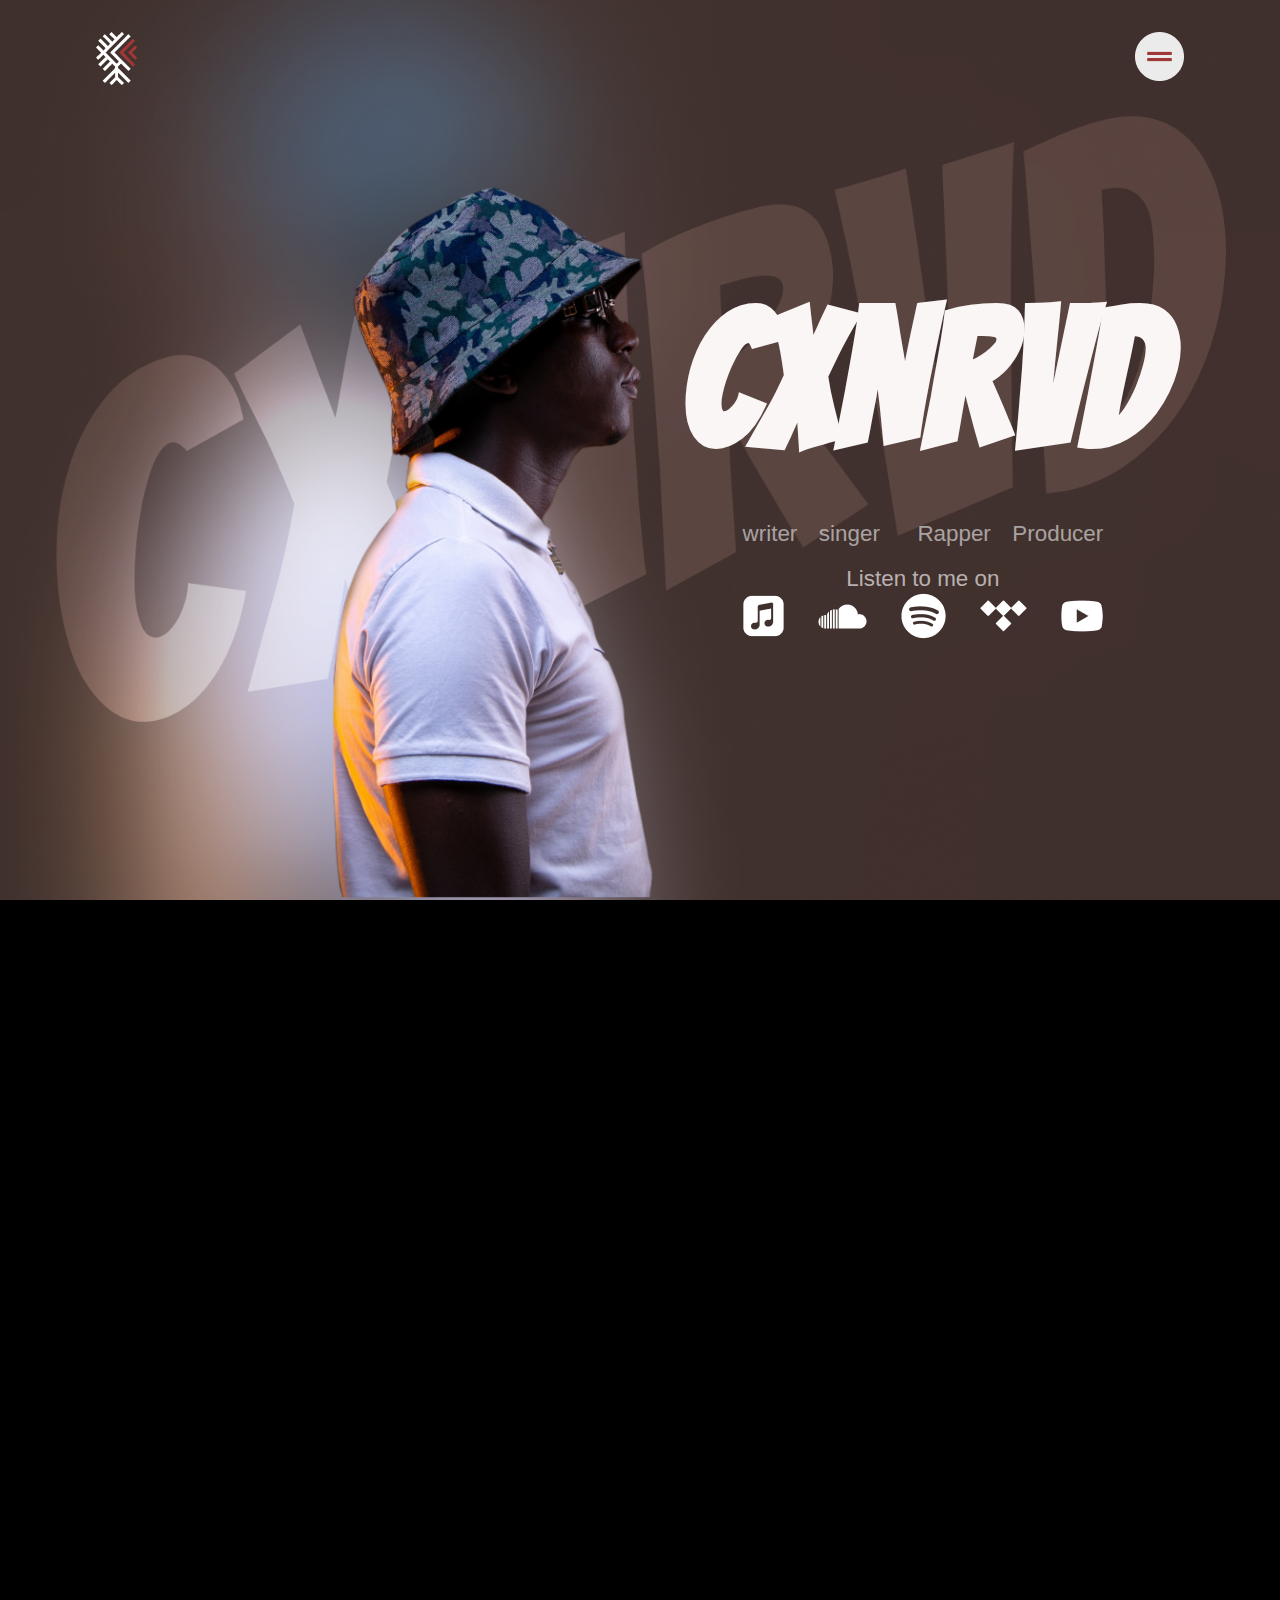
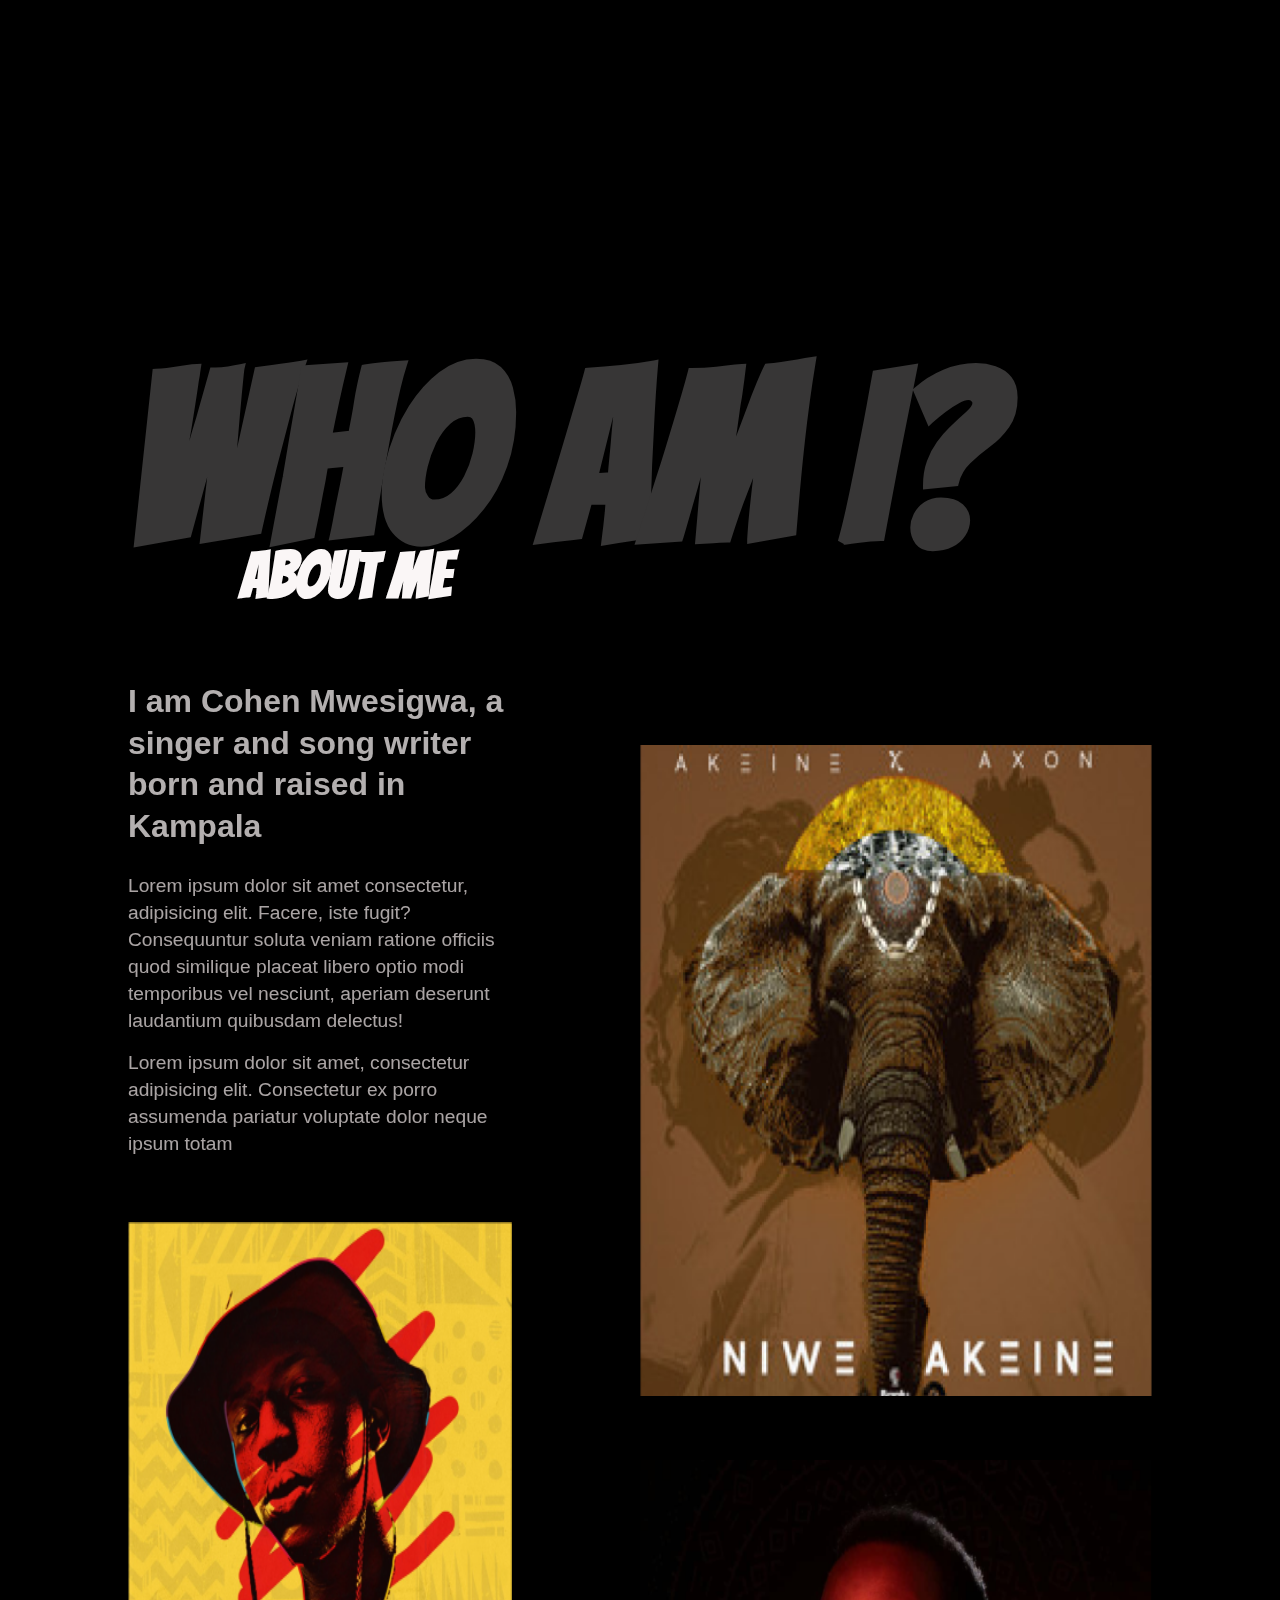
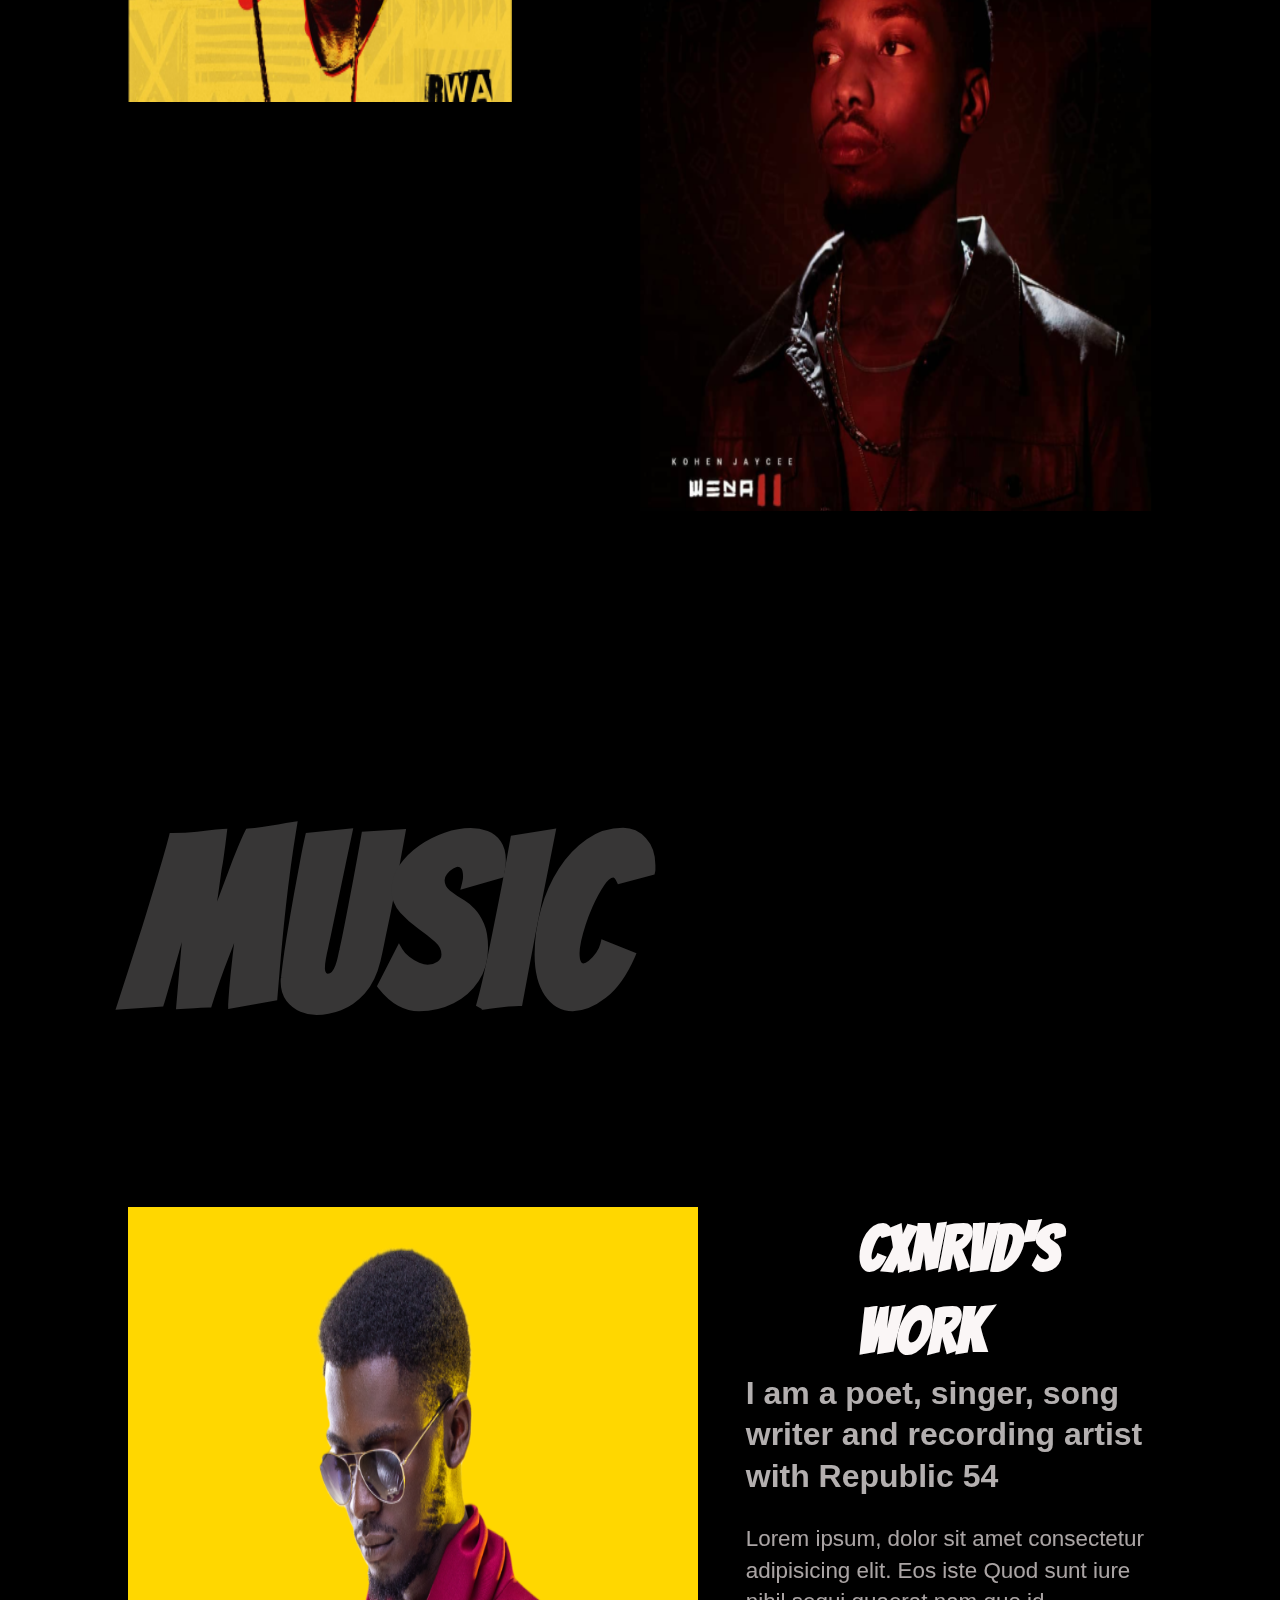
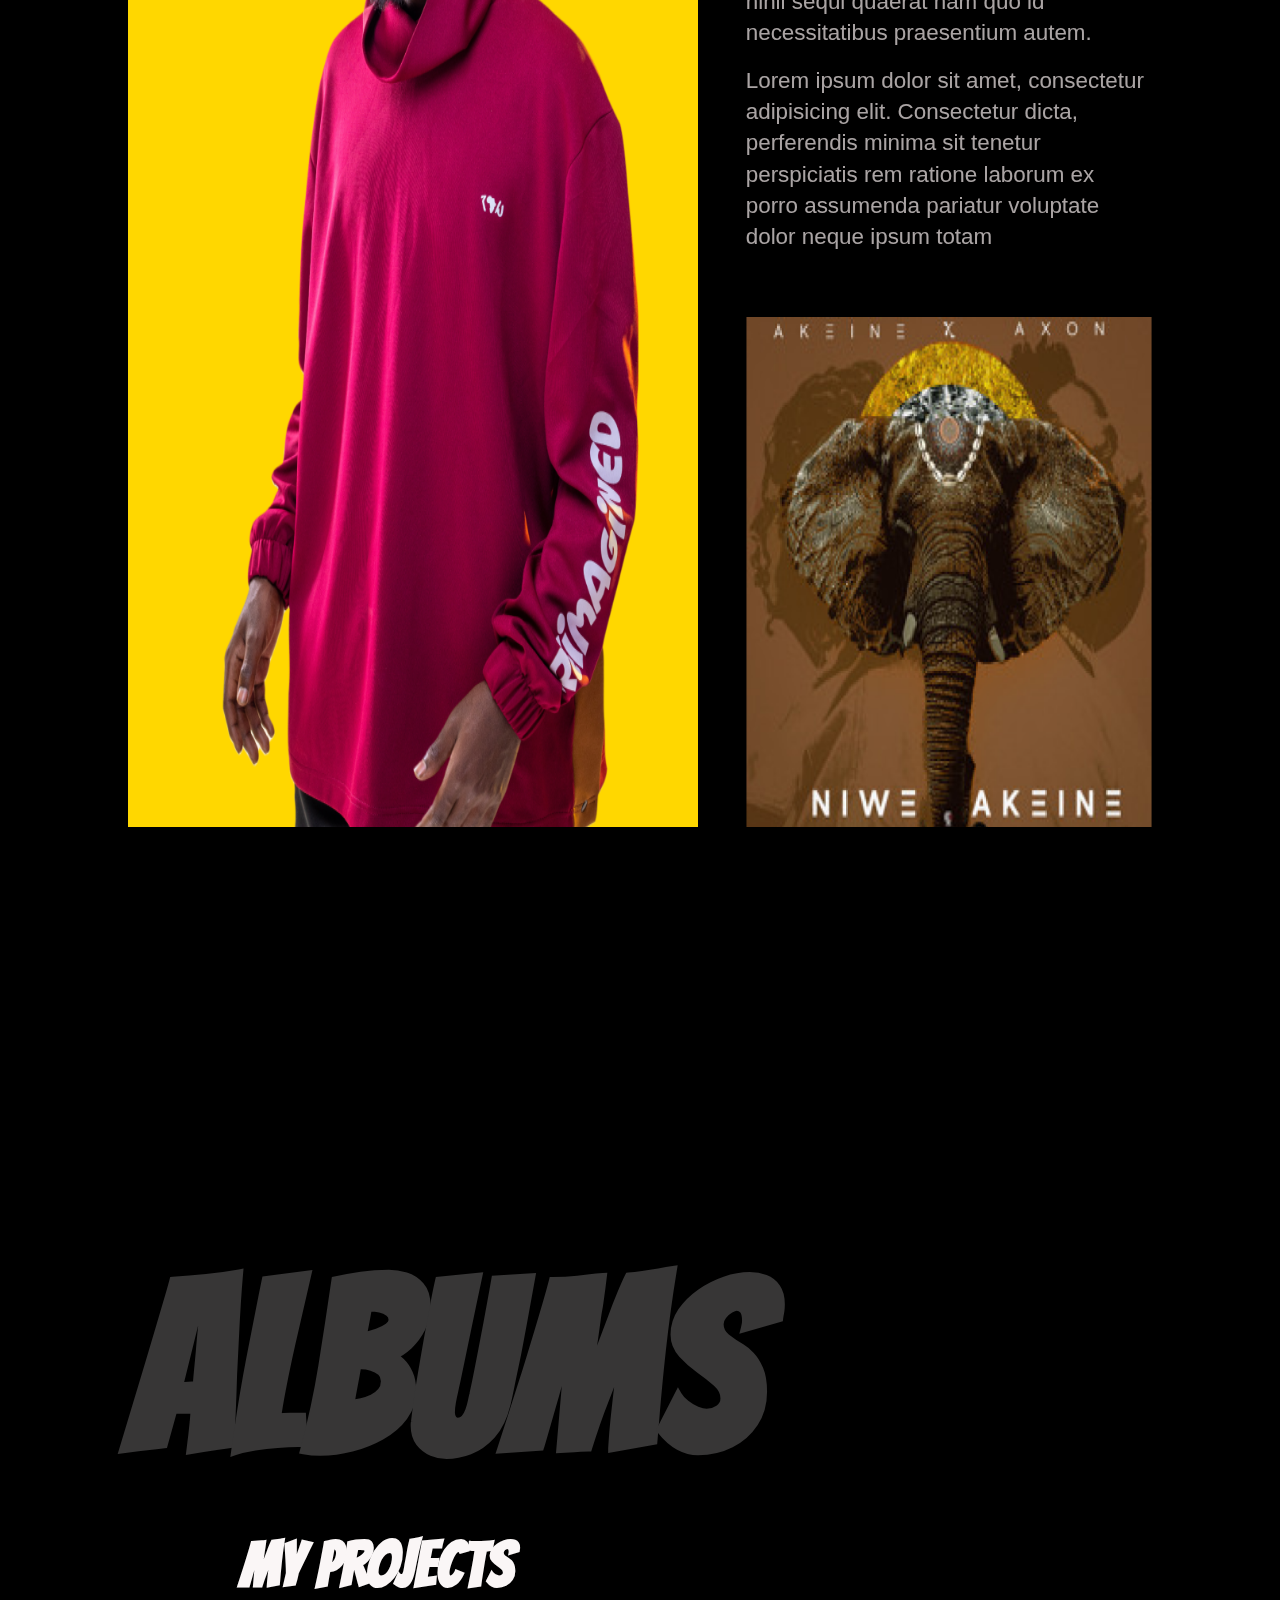
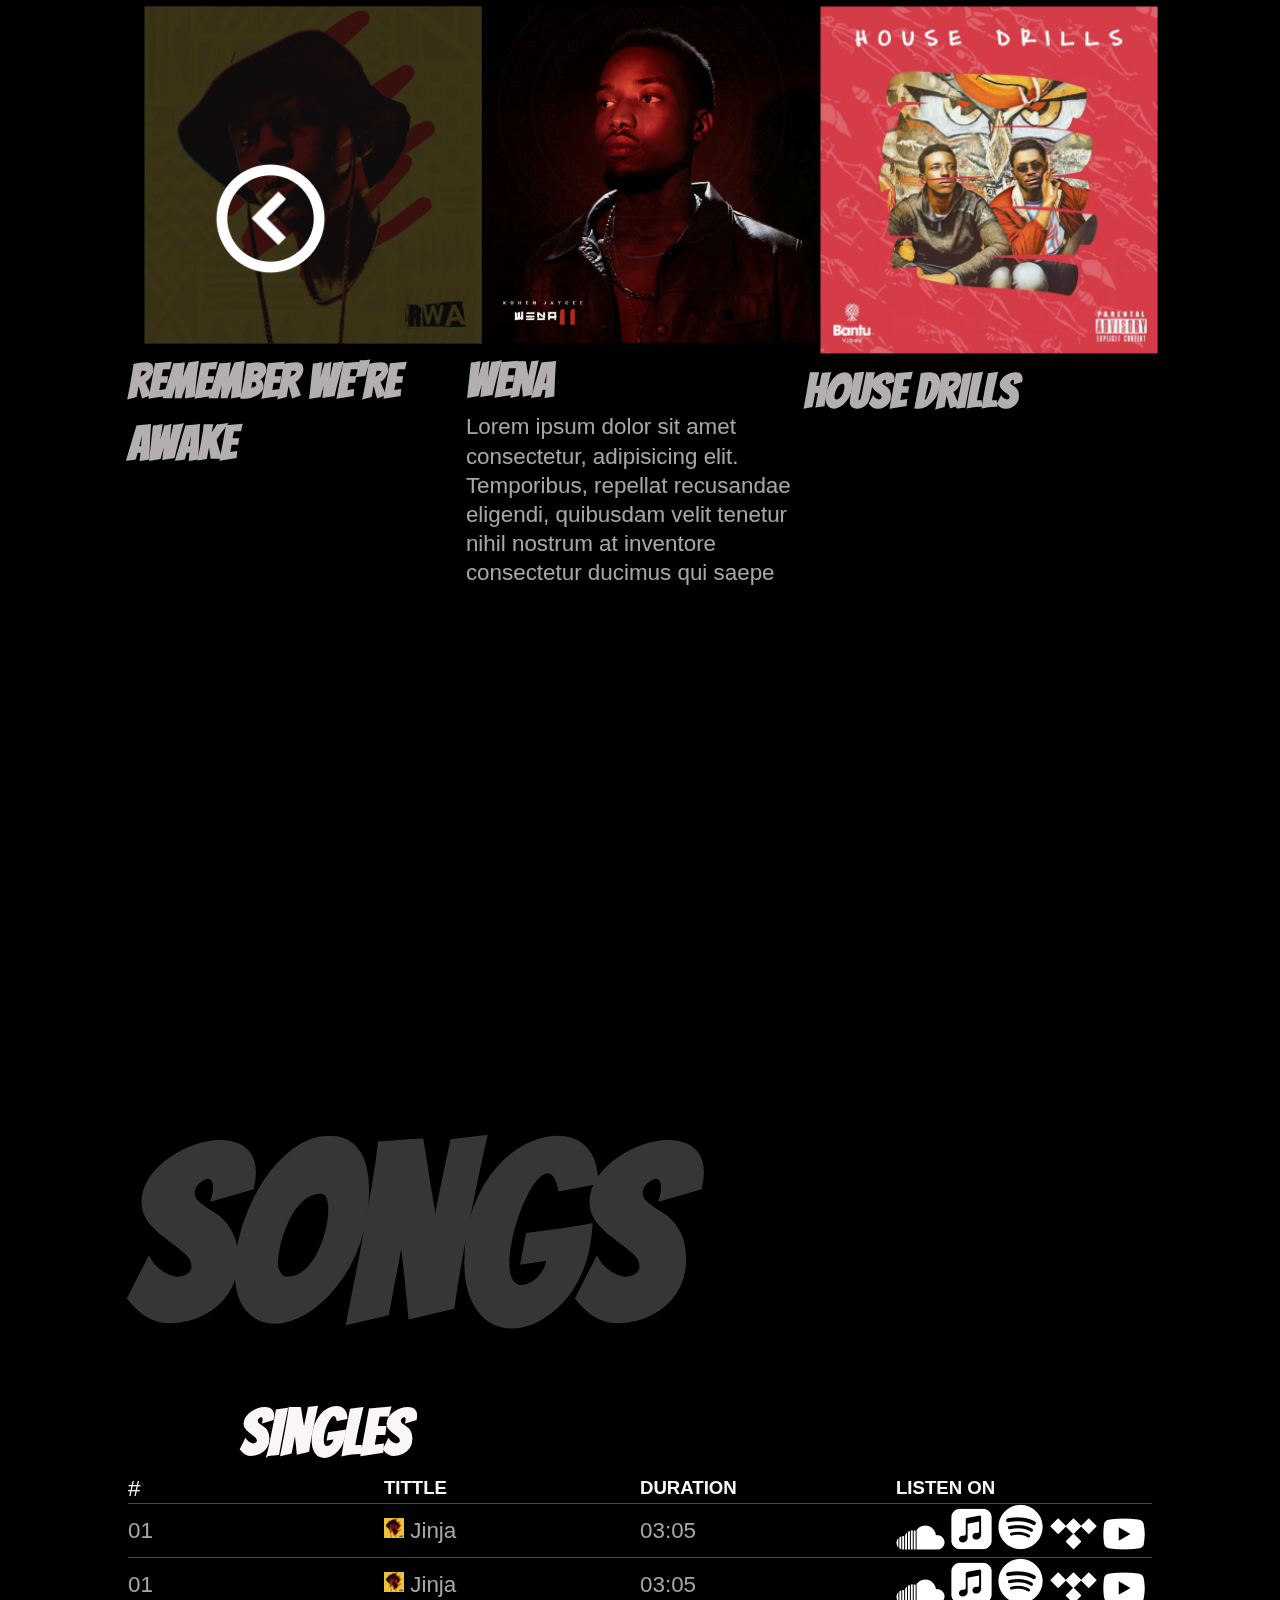
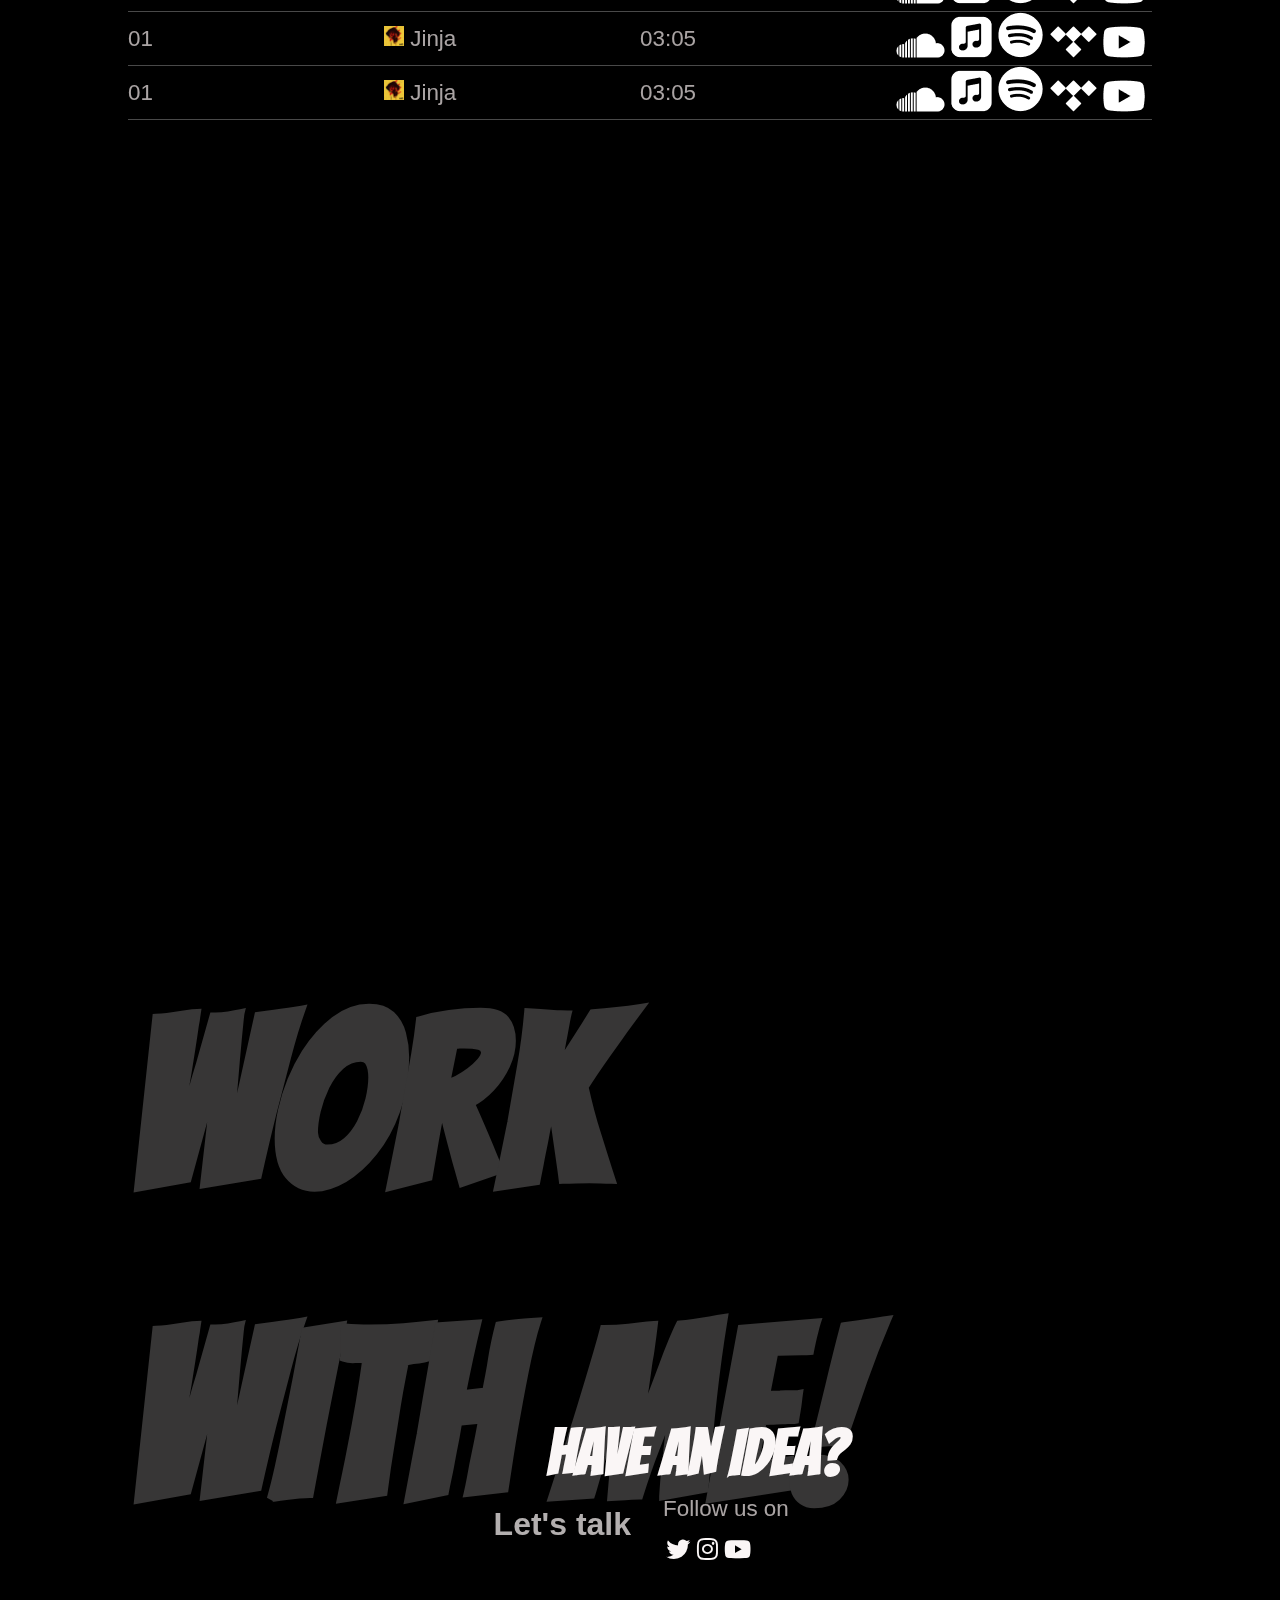
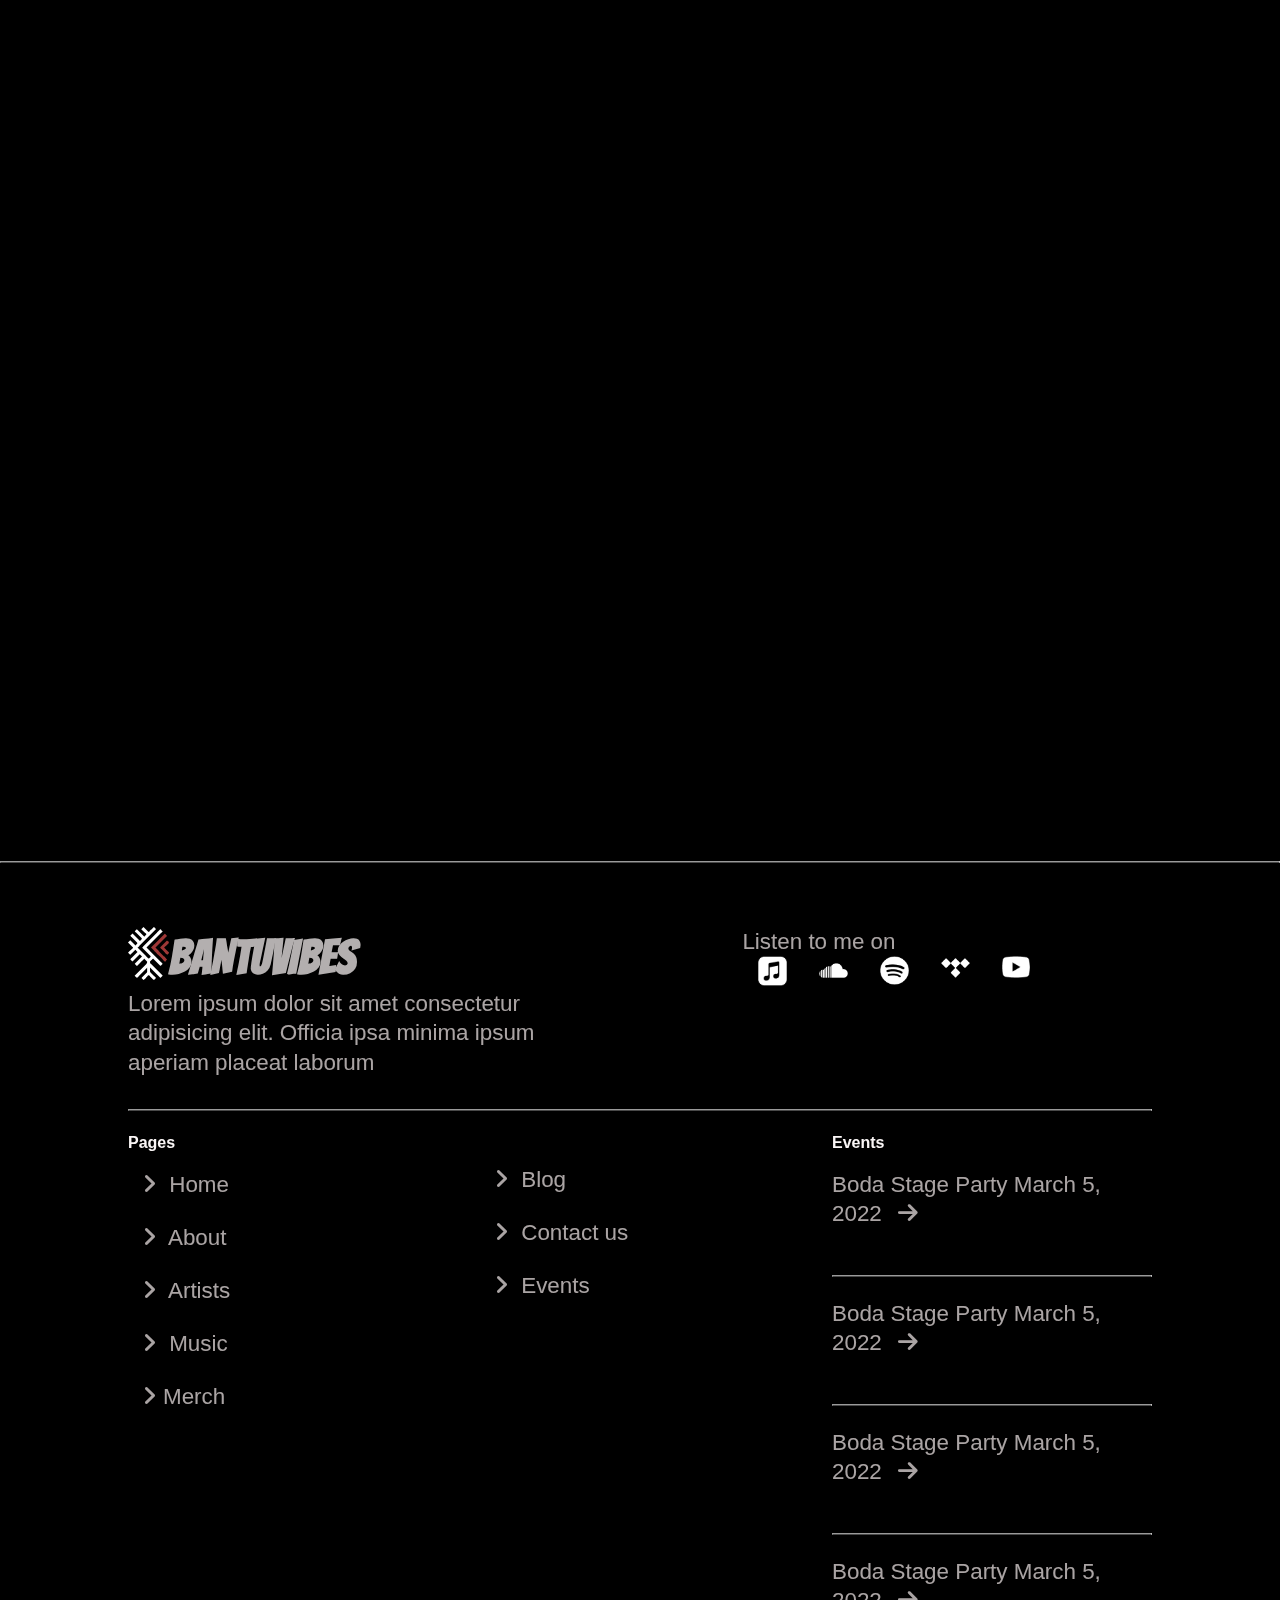
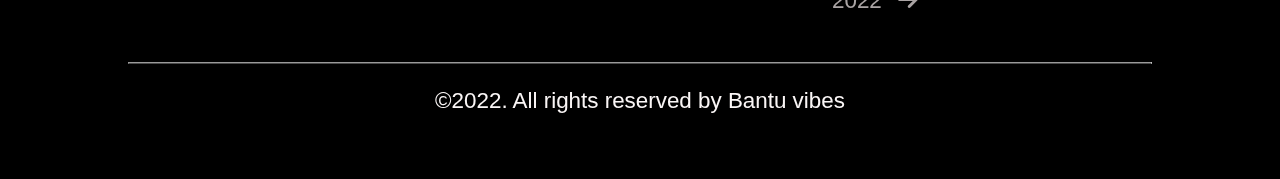
<file: index.html>
<!DOCTYPE html>
<html lang="en">

<head>
    <meta charset="UTF-8" />
    <meta http-equiv="X-UA-Compatible" content="IE=edge" />
    <meta name="viewport" content="width=device-width, initial-scale=1.0" />
    <title>Bantu vibes</title>
    <link rel="stylesheet" href="Nav.css">
    <link rel="stylesheet" href="index.css">
    <link rel="stylesheet" href="https://cdnjs.cloudflare.com/ajax/libs/font-awesome/6.0.0/css/all.min.css"
        integrity="sha512-9usAa10IRO0HhonpyAIVpjrylPvoDwiPUiKdWk5t3PyolY1cOd4DSE0Ga+ri4AuTroPR5aQvXU9xC6qOPnzFeg=="
        crossorigin="anonymous" referrerpolicy="no-referrer" />
</head>

<body>
    <!-- section1 starts -->
    <nav class="navbar">
        <div class="logo">
            <a href="home.html">
                <img src="assets/Group 1.png"alt="image" />
            </a>
        </div>
        <div class="nav-links">
            <div class="main_sec">
                <div>
                    <div class="flyer">
                        <h1>MENU</h1>
                    </div>
                    <div class="big_circle">
                        <div class="circle"></div>
                    </div>
                    <ul class="nav-menu">
                        <li class="active">
                            <a href="index.html">Home</a>
                        </li>
                        <li>
                            <a href="about.html">About Us</a>
                        </li>
                        <li>
                            <a href="merch.html">Albums</a>
                        </li>
                        <li>
                            <a href="events.html">Events</a>
                        </li>
                        <li>
                            <a href="track.html">Track</a>
                        </li>
                    </ul>
                </div>
                <div class="photo_nav">
                    <ul>
                        <li class="order1"><img src="assets/My project-5 2.png"alt="image"></li>
                        <li class="order2"><img src="assets/My project-2.png"alt="image"></li>
                        <li class="order3"><img src="assets/My project-3.png"alt="image"></li>
                        <li class="order4"><img src="assets/My project-4.png"alt="image"></li>
                    </ul>
                </div>
            </div>
            <div class="footer_nav">
                <div class="flex-items">
                    <div class="logo">
                        <a href="home.html">
                            <img src="assets/Group 1.png"alt="image" /></a>
                    </div>
                    <div class="local">
                        <h3>Bantu Vibes Creative Co.</h3>
                        <div class="flex_items">
                            <div class="location">
                                <i class="fa fa-location-dot"></i>
                            </div>
                            <p style="padding-left: .7rem;">Kampala, Uganda </p>
                        </div>
                    </div>
                </div>
                <div>
                    <div class="center_nav">
                        <p>Follow us on</p>
                        <ul> <a href="music.html">
                                <i class="fab fa-twitter"></i>
                            </a>
                            <a href="music.html">
                                <i class="fab fa-instagram"></i>
                            </a>
                            <a href="music.html">
                                <i class="fab fa-youtube"></i>
                            </a>
                        </ul>
                    </div>
                </div>
                <div class="end_nav">
                    <p>Listen to me on</p>
                    <ul>
                        <a href="music.html">
                            <i class="fa-solid fa-music"></i> </a>
                        <a href="music.html">
                            <i class="fa-brands fa-spotify"></i> </a>
                        <a href="music.html">
                            <i class="fa fa-cloud"></i> </a>
                        <a href="music.html">
                            <img src="assets/Vector (8).png">
                        </a>
                    </ul>
                </div>
            </div>
        </div>
        <i class='bx bx-grid-alt menu-hamburger'>
            <a class="btn menu-btn" id="menu-btn">
                <i class="fas fabars"><img src="assets/drag_handle (1).png"alt="image" /></i>
            </a>
        </i>
    </nav>
    <div class="home-body">
        <div class="home">
            <div class="image">
                <img src="assets/My project-3.png"alt="image" />
            </div>
            <div class="right">
                <h1>CXNRVD</h1>
                <ul>
                    writer
                    <li class="space">singer</li>
                    <li class="space">Rapper</li>
                    Producer
                </ul>
                <p>Listen to me on</p>
                <ul>
                    <a href="/">
                        <li><img src="assets/Vector (3).png"alt="image" /></li>
                    </a>
                    <a href="/">
                        <li><img src="assets/Vector (4).png"alt="image" /></li>
                    </a>
                    <a href="/">
                        <li>
                            <img src="assets/Vector (2).png"alt="image" />
                        </li>

                    </a>
                    <a href="/">
                        <li><img src="assets/Vector (8).png"alt="image" /></li>
                    </a>
                    <a href="/">
                        <li>
                            <img src="assets/Vector (9).png"alt="image" />
                        </li>
                    </a>
                </ul>
            </div>
        </div>
    </div>
    <!-- end of section 1 -->
    <!-- section2 starts -->
    <div class="youtube_container">
        <iframe width="95%" height="90%" src="https://www.youtube.com/embed/sBFhP9_3H3Q" title="YouTube video player"
            frameborder="0" allow="accelerometer; autoplay; clipboard-write;
                        encrypted-media; gyroscope; picture-in-picture;
                        web-share" allowfullscreen></iframe>
    </div>
    <!-- section2 ends -->
    <!--------------------------- section3 starts --------------------------->
    <div class="wrap">
        <div class="flyers">
            <h1>WHO AM I?</h1>
        </div>
        <div class="about">
            <div class="bantu-vibe">
                <h1>ABOUT ME</h1>
            </div>
            <div class="flex-items">
                <div class="left">
                    <div class="content">
                        <h2>
                            I am Cohen Mwesigwa, a singer and song
                            writer born and raised in
                            Kampala
                        </h2>
                        <p>
                            Lorem ipsum dolor sit amet consectetur,
                            adipisicing elit. Facere, iste
                            fugit? Consequuntur soluta veniam
                            ratione officiis quod similique
                            placeat libero optio modi temporibus vel
                            nesciunt, aperiam deserunt
                            laudantium quibusdam delectus!
                        </p>
                        <p>
                            Lorem ipsum dolor sit amet, consectetur
                            adipisicing elit. Consectetur
                            ex porro assumenda pariatur voluptate
                            dolor neque ipsum totam
                        </p>
                    </div>
                    <div class="frame">
                        <img class="kohen" src="assets/1200x1200bf-60.png"alt="image">
                    </div>
                </div>
                <div class="right">
                    <div class="frame">
                        <img class="kohen" src="assets/artworks-VmrlPPn1w1a3-0-t240x240.png"alt="image">
                    </div>
                    <div class="frame">
                        <img class="kohen" src="assets/kohen-1.png"alt="image">
                    </div>
                </div>
            </div>
        </div>
    </div>
    <!-- section13 ends-->
    <!-- section4 starts -->
    <div class="wrap">
        <div class="flyers">
            <h1>
                MUSIC</h1>
        </div>
        <div class="work">
            <div class="work_reverse">
                <div class="left">
                    <div class="frame_work">
                        <img src="assets/My project-5 1.png"alt="image">
                    </div>
                </div>
                <div class="right">
                    <div class="bantu-vibe">
                        <h1>
                            CXNRVD'S WORK</h1>
                    </div>
                    <div class="content">
                        <h2>
                            I am a poet, singer, song writer and
                            recording artist with Republic 54
                        </h2>
                        <p>
                            Lorem ipsum, dolor sit amet consectetur
                            adipisicing elit. Eos iste
                            Quod sunt iure nihil sequi quaerat nam
                            quo id necessitatibus
                            praesentium autem.
                        </p>
                        <p>
                            Lorem ipsum dolor sit amet, consectetur
                            adipisicing elit. Consectetur
                            dicta, perferendis minima sit tenetur
                            perspiciatis rem ratione laborum
                            ex porro assumenda pariatur voluptate
                            dolor neque ipsum totam
                        </p>
                    </div>
                    <div class="frame">
                        <img class="kohen" src="assets/artworks-VmrlPPn1w1a3-0-t240x240.png"alt="image">
                    </div>
                </div>
            </div>
        </div>
    </div>
    <!-- section4 ends -->

    <!-- section5 starts -->
    <div class="wrap">
        <div class="flyers">
            <h1>ALBUMS</h1>
        </div>
        <div class="projects">
            <div class="bantu-vibe">
                <h1>
                    MY PROJECTS</h1>
            </div>
            <div class="flex-items">
                <li>
                    <img src="assets/1200x1200bf-60 (1).png"alt="image">
                    <div class="bantu-vibe_about">
                        <h1>
                            REMEMBER WE'RE AWAKE
                        </h1>
                    </div>
                </li>
                <li class="up">
                    <img src="assets/kohen-1.png"alt="image">
                    <div class="bantu-vibe_about">
                        <h1>
                            WENA </h1>
                    </div>
                    <p class="none">Lorem ipsum dolor sit amet consectetur,
                        adipisicing elit. Temporibus, repellat recusandae eligendi, quibusdam velit tenetur nihil
                        nostrum at inventore consectetur ducimus qui saepe
                    </p>
                </li>
                <li><img src="assets/house-drills.png"alt="image">
                    <div class="bantu-vibe_about">
                        <h1>
                            HOUSE DRILLS
                        </h1>
                    </div>
                </li>
                </li>
            </div>
        </div>
    </div>
    <!-- section5 ends --><!-- section56starts -->
    <div class="wrap">
        <div class="flyers">
            <h1>SONGS</h1>
        </div>
        <div class="songs">
            <div class="bantu-vibe">
                <h1>SINGLES</h1>
            </div>
            <div class="song_table">
                <table>
                    <tr>
                        <td class="none">#</td>
                        <td>
                            <h5>TITTLE</h5>
                        </td>
                        <td>
                            <h5>DURATION</h5>
                        </td>
                        <td>
                            <h5>LISTEN ON</h5>
                        </td>
                    </tr>
                    <tr>
                        <td class="none">
                            <p>01</p>
                        </td>
                        <td>
                            <P><img src="assets/1200x1200bf-60.png" height="20px"alt="image">
                                Jinja</P>
                        </td>
                        <td>
                            <p>03:05</p>
                        </td>
                        <td>
                            <img src="assets/Vector (4).png"alt="image" />
                            <img src="assets/Vector (3).png"alt="image" />
                            <img src="assets/Vector (2).png"alt="image">
                            <img src="assets/Vector (8).png"alt="image" />
                            <img src="assets/Vector (9).png"alt="image" />
                        </td>
                    </tr>
                    <tr>
                        <td class="none">
                            <p>01</p>
                        </td>
                        <td>
                            <P><img src="assets/1200x1200bf-60.png" height="20px"alt="image">
                                Jinja</P>
                        </td>
                        <td>
                            <p>03:05</p>
                        </td>
                        <td>
                            <img src="assets/Vector (4).png"alt="image" />
                            <img src="assets/Vector (3).png"alt="image" />
                            <img src="assets/Vector (2).png"alt="image" />
                            <img src="assets/Vector (8).png"alt="image" />
                            <img src="assets/Vector (9).png"alt="image" />
                        </td>
                    </tr>
                    <tr>
                        <td class="none">
                            <p>01</p>
                        </td>
                        <td>
                            <P><img src="assets/1200x1200bf-60.png" height="20px"alt="image">
                                Jinja</P>
                        </td>
                        <td>
                            <p>03:05</p>
                        </td>
                        <td>
                            <img src="assets/Vector (4).png"alt="image" />
                            <img src="assets/Vector (3).png"alt="image" />
                            <img src="assets/Vector (2).png"alt="image" />
                            <img src="assets/Vector (8).png"alt="image" />
                            <img src="assets/Vector (9).png"alt="image" />
                        </td>
                    </tr>
                    <tr>
                        <td class="none">
                            <p>01</p>
                        </td>
                        <td>
                            <P><img src="assets/1200x1200bf-60.png" height="20px"alt="image">
                                Jinja</P>
                        </td>
                        <td>
                            <p>03:05</p>
                        </td>
                        <td>
                            <img src="assets/Vector (4).png"alt="image" />
                            <img src="assets/Vector (3).png"alt="image" />
                            <img src="assets/Vector (2).png"alt="image" />
                            <img src="assets/Vector (8).png"alt="image" />
                            <img src="assets/Vector (9).png"alt="image" />
                        </td>
                    </tr>
                </table>
            </div>
        </div>
    </div>
    <!-- section6 ends --><!-- section7 starts -->
    <div class="wrap">
        <div class="flyers">
            <h1>
                WORK WITH ME!</h1>
        </div>
        <div class="Ideas">
            <div class="flex">
                <div class="bantu-vibe">
                    <h1>HAVE AN IDEA?</h1>
                    <div class="flex-items">
                        <div class="let">
                            <h2>Let's talk</h2>
                        </div>
                        <div class="center_nav">
                            <p>Follow us on</p>
                            <ul> <a href="music.html">
                                    <i class="fab fa-twitter"></i>
                                </a>
                                <a href="music.html">
                                    <i class="fab fa-instagram"></i>
                                </a>
                                <a href="music.html">
                                    <i class="fab fa-youtube"></i>
                                </a>
                            </ul>
                        </div>
                    </div>
                </div>
            </div>
            <!-- div7 ends -->
            <!-- div8 starts -->
        </div>
    </div>
    <hr>
    <!-- footer section starts  -->
    <div class="footer">
        <div class="flex_items">
            <div class="left">
                <div class="flex_footer">
                    <div class="flex_logo">
                        <div class="logo">
                            <a href="home.html">
                                <img src="assets/Group 1.png"alt="image" /></a>
                        </div>
                        <div class="bantu-vibe_about">
                            <h1>
                                BANTUVIBES
                            </h1>
                        </div>
                    </div>
                </div>
                <p>Lorem ipsum dolor sit amet consectetur adipisicing elit. Officia
                    ipsa minima ipsum aperiam placeat
                    laborum
                </p>
            </div>
            <div class="footer_right">
                <p>Listen to me on</p>
                <ul class="link">
                    <a href="/">
                        <li><img src="assets/Vector (3).png"alt="image" /></li>
                    </a>
                    <a href="/">
                        <li><img src="assets/Vector (4).png"alt="image" /></li>
                    </a>
                    <a href="/">
                        <li><img src="assets/Vector (2).png"alt="image" /></li>

                    </a>
                    <a href="/">
                        <li><img src="assets/Vector (8).png"alt="image" /></li>
                    </a>
                    <a href="/">
                        <li><img src="assets/Vector (9).png"alt="image" /></li>
                    </a>
                </ul>
            </div>
        </div>
        <hr>
        <div class="box-container">
            <div class="box">
                <h3>Pages</h3>
                <a href="index.html">
                    <i class="fas fa-angle-right"></i>
                    Home</a>
                <a href="about.html">
                    <i class="fas fa-angle-right"></i>
                    About</a>
                <a href="track.html">
                    <i class="fas fa-angle-right"></i>
                    Artists</a>
                <a href="music.html">
                    <i class="fas fa-angle-right"></i>
                    Music</a>
                <a href="merch.html">
                    <i class="fas fa-angle-right"></i>Merch</a>
            </div>

            <div class="box second">
                <!-- <h3>Extra links</h3> -->
                <a href="blog.html">
                    <i class="fas fa-angle-right"></i>
                    Blog</a>
                <a href="contact.html">
                    <i class="fas fa-angle-right"></i>
                    Contact us</a>
                <a href="events.html">
                    <i class="fas fa-angle-right"></i>
                    Events</a>
            </div>

            <div class="box events">
                <h3>Events</h3>
                <a href="events.html">
                    Boda Stage Party March 5, 2022<i class="fas fa-arrow-right"></i>
                </a>
                <hr><a href="events.html">
                    Boda Stage Party March 5, 2022<i class="fas fa-arrow-right"></i>
                </a>
                <hr><a href="events.html">
                    Boda Stage Party March 5, 2022<i class="fas fa-arrow-right"></i>
                </a>
                <hr><a href="events.html">
                    Boda Stage Party March 5, 2022<i class="fas fa-arrow-right"></i>
                </a>
            </div>
        </div>
        <hr>
        <div class="credit">
            &copy;2022. All rights reserved by
            <span>Bantu vibes</span>
        </div>
    </div>
    <!-- section8 ends -->
    <script src="Nav.js"></script>
    <!-- footer section ends -->
</body>

</html>
</file>
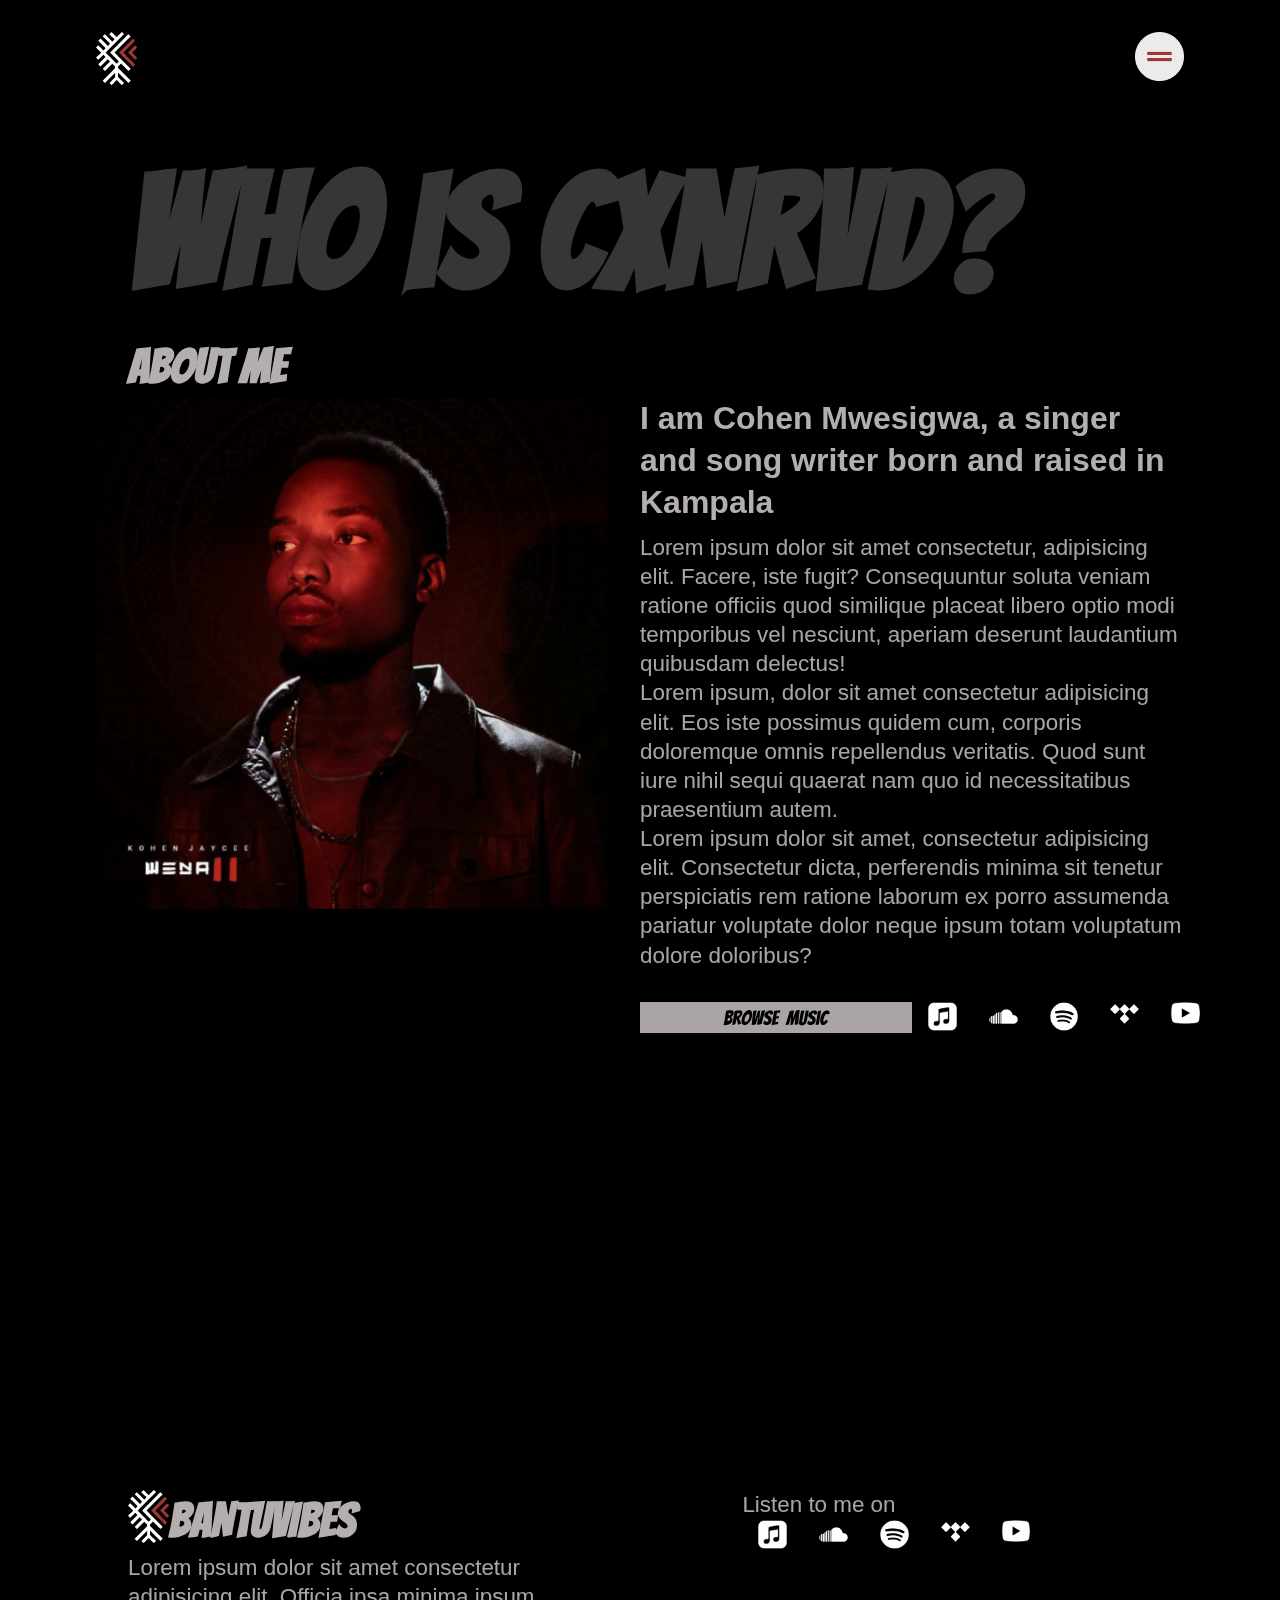
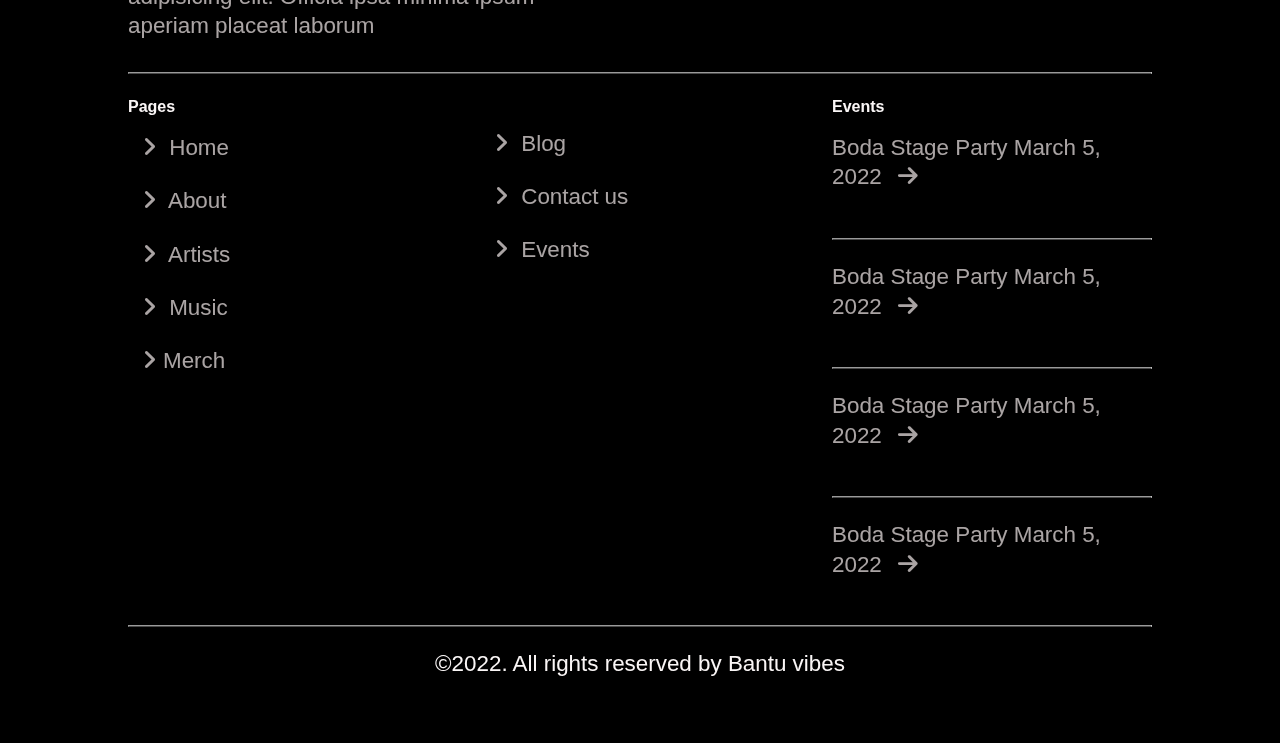
<file: about.html>
<!DOCTYPE html>
<html lang="en">

    <head>
        <meta charset="UTF-8" />
        <meta http-equiv="X-UA-Compatible" content="IE=edge" />
        <meta name="viewport" content="width=device-width, initial-scale=1.0" />
        <title>About - Bantu vibes</title>
        <link rel="stylesheet" href="Nav.css">
        <link rel="stylesheet" href="index.css">
        <link rel="stylesheet"
            href="https://cdnjs.cloudflare.com/ajax/libs/font-awesome/6.0.0/css/all.min.css"
            integrity="sha512-9usAa10IRO0HhonpyAIVpjrylPvoDwiPUiKdWk5t3PyolY1cOd4DSE0Ga+ri4AuTroPR5aQvXU9xC6qOPnzFeg=="
            crossorigin="anonymous" referrerpolicy="no-referrer" />
    </head>

    <body>
        <nav class="navbar">
            <div class="logo">
                <a href="home.html">
                    <img src="assets/Group 1.png" alt=""/>
                </a>
            </div>
            <div class="nav-links">
                <div class="main_sec">
                    <div>
                        <div class="flyer">
                            <h1>MENU</h1>
                        </div>
                        <div class="big_circle">
                            <div class="circle"></div>
                        </div>
                        <ul class="nav-menu">
                            <li>
                                <a href="index.html">Home</a>
                            </li>
                            <li class="active">
                                <a href="about.html">About Us</a>
                            </li>
                            <li>
                                <a href="merch.html">Albums</a>
                            </li>
                            <li>
                                <a href="events.html">Events</a>
                            </li>
                            <li>
                                <a href="track.html">Track</a>
                            </li>
                        </ul>
                    </div>
                    <div class="photo_nav">
                        <ul>
                            <li class="order1"><img src="assets/My project-5 2.png" alt=""></li>
                            <li class="order2"><img src="assets/My project-2.png" alt=""></li>
                            <li class="order3"><img src="assets/My project-3.png" alt=""></li>
                            <li class="order4"><img src="assets/My project-4.png" alt=""></li>
                        </ul>
                    </div>
                </div>
                <div class="footer_nav">
                    <div class="flex-items">
                        <div class="logo">
                            <a href="home.html">
                                <img src="assets/Group 1.png" alt=""/></a>
                        </div>
                        <div class="local">
                            <h3>Bantu Vibes Creative Co.</h3>
                            <div class="flex_items">
                                <div class="location">
                                    <i class="fa fa-location-dot"></i> </div>
                                <p style="padding-left: .7rem;">Kampala, Uganda
                                </p>
                            </div>
                        </div>
                    </div>
                    <div>
                        <div class="center_nav">
                            <p>Follow us on</p>
                            <ul> <a href="music.html">
                                    <i class="fab fa-twitter"></i>
                                </a>
                                <a href="music.html">
                                    <i class="fab fa-instagram"></i>
                                </a>
                                <a href="music.html">
                                    <i class="fab fa-youtube"></i>
                                </a> </ul>
                        </div>
                    </div>
                    <div class="end_nav">
                        <p>Listen to me on</p>
                        <ul>
                            <a href="music.html">
                                <i class="fa-solid fa-music"></i> </a>
                            <a href="music.html">
                                <i class="fa-brands fa-spotify"></i> </a>
                            <a href="music.html">
                                <i class="fa fa-cloud"></i> </a>
                            <a href="music.html">
                                <img src="assets/Vector (8).png">
                            </a></ul>
                    </div>
                </div>
            </div>
            <i class='bx bx-grid-alt menu-hamburger'>
                <a class="btn menu-btn" id="menu-btn">
                    <i class="fas fabars"><img src="assets/drag_handle (1).png"
                            alt=""/></i>
                </a>
            </i>
        </nav>
        <div class="wrap">
            <div class="flyer2">
                <h1>WHO is CXNRVD?</h1>
            </div> <div class="about_container abouts">
                <div class="bantu-vibe_about">
                    <h1>ABOUT ME</h1>
                </div>
                <div class="about_items">
                    <div class="about_left">
                        <div class="about_frame">
                            <img src="assets/kohen-1.png" alt="">
                        </div>
                    </div>
                    <div class="about_right">
                        <h2>
                            I am Cohen Mwesigwa, a singer and song writer born
                            and raised in
                            Kampala
                        </h2>
                        <p>
                            Lorem ipsum dolor sit amet consectetur, adipisicing
                            elit. Facere, iste
                            fugit? Consequuntur soluta veniam ratione officiis
                            quod similique
                            placeat libero optio modi temporibus vel nesciunt,
                            aperiam deserunt
                            laudantium quibusdam delectus!
                        </p>
                        <p>
                            Lorem ipsum, dolor sit amet consectetur adipisicing
                            elit. Eos iste
                            possimus quidem cum, corporis doloremque omnis
                            repellendus veritatis.
                            Quod sunt iure nihil sequi quaerat nam quo id
                            necessitatibus
                            praesentium autem.
                        </p>
                        <p>
                            Lorem ipsum dolor sit amet, consectetur adipisicing
                            elit. Consectetur
                            dicta, perferendis minima sit tenetur perspiciatis
                            rem ratione laborum
                            ex porro assumenda pariatur voluptate dolor neque
                            ipsum totam
                            voluptatum dolore doloribus?
                        </p>
                        <div class="browse">
                            <section>
                                <div class="button"> <a href="#">
                                        <img src="/assets/Browse.png" alt=""></a>
                                </div>
                            </section>
                            <section>
                                <ul class="link">
                                    <a href="/">
                                        <li><img src="assets/Vector (3).png"
                                                alt="" /></li>
                                    </a>
                                    <a href="/">
                                        <li><img src="assets/Vector (4).png"
                                                alt="" /></li>
                                    </a>
                                    <a href="/">
                                        <li><img src="assets/Vector (2).png"
                                                alt="" /></li>

                                    </a>
                                    <a href="/">
                                        <li><img src="assets/Vector (8).png"
                                                alt="" /></li>
                                    </a>
                                    <a href="/">
                                        <li><img src="assets/Vector (9).png"
                                                alt="" /></li>
                                    </a>
                                </ul>
                            </section>
                        </div>
                    </div>
                </div>
            </div>
        </div>
        <!-- footer section starts  -->
        <div class="footer">
            <div class="flex_items">
                <div class="left">
                    <div class="flex_footer">
                        <div class="flex_logo">
                            <div class="logo">
                                <a href="home.html">
                                    <img src="assets/Group 1.png" alt=""/></a>
                            </div>
                            <div class="bantu-vibe_about">
                                <h1>
                                    BANTUVIBES
                                </h1>
                            </div>
                        </div>
                    </div>
                    <p>Lorem ipsum dolor sit amet consectetur adipisicing elit.
                        Officia
                        ipsa minima ipsum aperiam placeat
                        laborum
                    </p>
                </div>
                <div class="footer_right">
                    <p>Listen to me on</p>
                    <ul class="link">
                        <a href="/">
                            <li><img src="assets/Vector (3).png" alt=""/></li>
                        </a>
                        <a href="/">
                            <li><img src="assets/Vector (4).png" alt=""/></li>
                        </a>
                        <a href="/">
                            <li><img src="assets/Vector (2).png" alt=""/></li>
                        </a>
                        <a href="/">
                            <li><img src="assets/Vector (8).png" alt=""/></li>
                        </a>
                        <a href="/">
                            <li><img src="assets/Vector (9).png" alt=""/></li>
                        </a>
                    </ul>
                </div>
            </div>
            <hr>
            <div class="box-container">
                <div class="box">
                    <h3>Pages</h3>
                    <a href="index.html">
                        <i class="fas fa-angle-right"></i>
                        Home</a>
                    <a href="about.html">
                        <i class="fas fa-angle-right"></i>
                        About</a>
                    <a href="track.html">
                        <i class="fas fa-angle-right"></i>
                        Artists</a>
                    <a href="music.html">
                        <i class="fas fa-angle-right"></i>
                        Music</a>
                    <a href="merch.html">
                        <i class="fas fa-angle-right"></i>Merch</a>
                </div>

                <div
                    class="box second">
                    <!-- <h3>Extra links</h3> -->
                    <a href="blog.html">
                        <i class="fas fa-angle-right"></i>
                        Blog</a>
                    <a href="contact.html">
                        <i class="fas fa-angle-right"></i>
                        Contact us</a>
                    <a href="events.html">
                        <i class="fas fa-angle-right"></i>
                        Events</a>
                </div>

                <div class="box events">
                    <h3>Events</h3>
                    <a href="events.html">
                        Boda Stage Party March 5, 2022<i class="fas
                            fa-arrow-right"></i>
                    </a>
                    <hr><a href="events.html">
                        Boda Stage Party March 5, 2022<i class="fas
                            fa-arrow-right"></i>
                    </a>
                    <hr><a href="events.html">
                        Boda Stage Party March 5, 2022<i class="fas
                            fa-arrow-right"></i>
                    </a>
                    <hr><a href="events.html">
                        Boda Stage Party March 5, 2022<i class="fas
                            fa-arrow-right"></i>
                    </a>
                </div></div><hr><div class="credit">
                &copy;2022. All rights reserved by
                <span>Bantu vibes</span>
            </div>
        </div>
        <script src="Nav.js"></script>
        <!-- footer section ends -->
    </body>

</html>
</file>
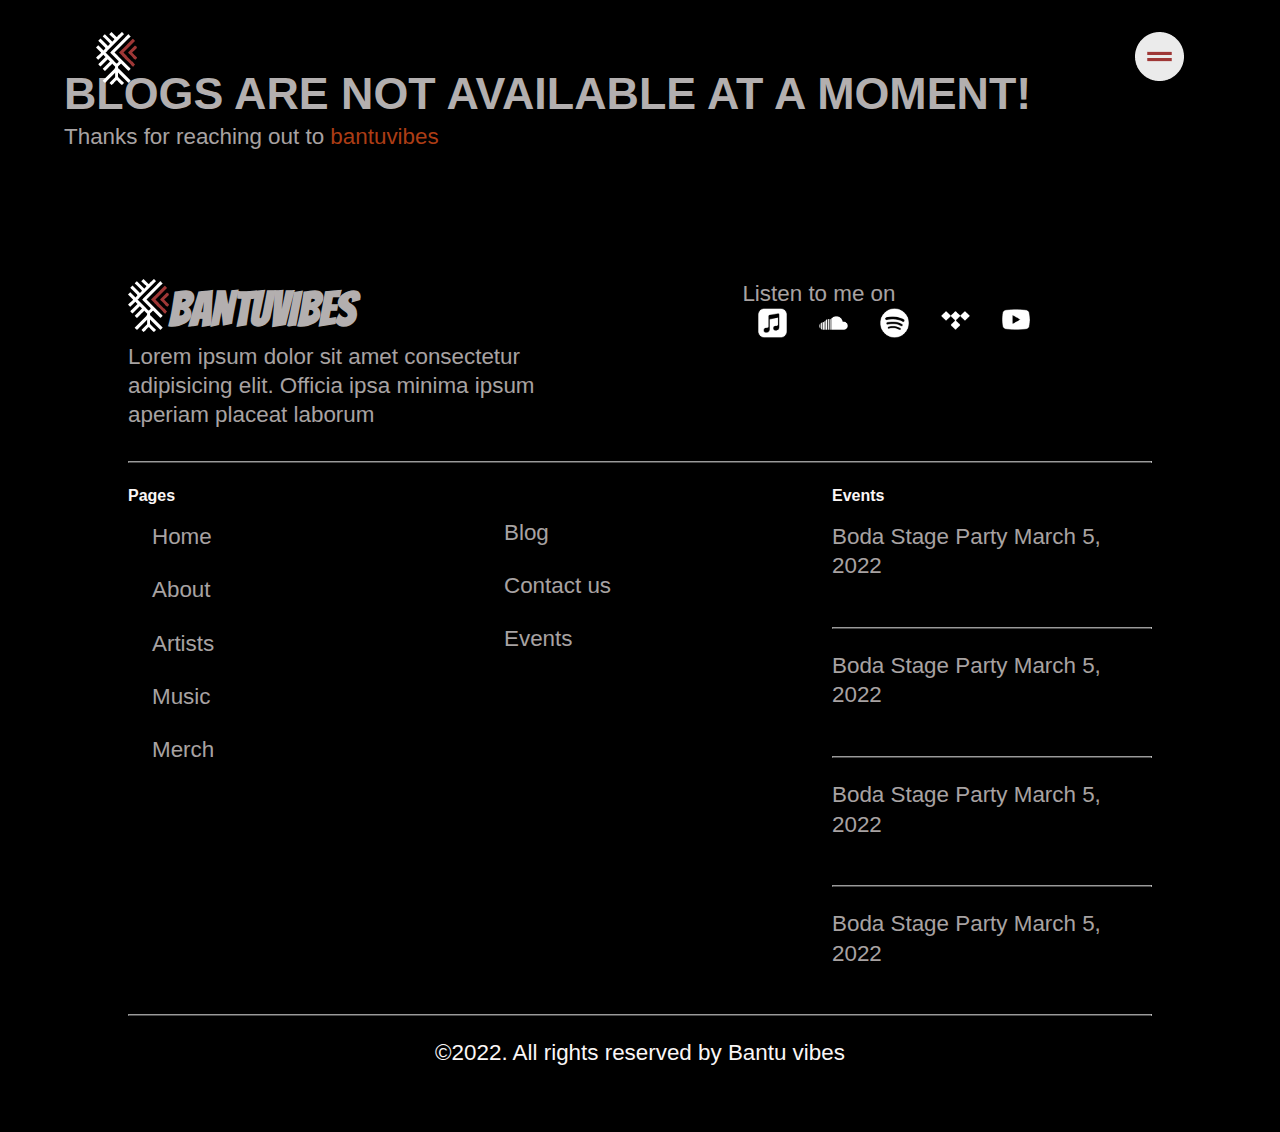
<file: blog.html>
<!DOCTYPE html>
<html lang="en">

    <head>
        <meta charset="UTF-8">
        <meta http-equiv="X-UA-Compatible" content="IE=edge">
        <meta name="viewport" content="width=device-width, initial-scale=1.0">
        <title>
            Blog - Bantu vibes</title>
        <link rel="stylesheet" href="Nav.css">
        <link rel="stylesheet" href="index.css">
    </head>
    <body>
        <nav class="navbar">
            <div class="logo">
                <a href="index.html">
                    <img src="assets/Group 1.png" alt=""/>
                </a>
            </div>
            <div class="nav-links">
                <div class="main_sec">
                    <div>
                         <div class="flyer">
                            <h1>MENU</h1>
                        </div>
                        <div class="big_circle">
                          <div class="circle"></div>
                        </div>
                        <ul class="nav-menu">
                            <li class="active">
                                <a href="index.html">Home</a>
                            </li>
                            <li>
                                <a href="about.html">About Us</a>
                            </li>
                            <li>
                                <a href="merch.html">Albums</a>
                            </li>
                            <li>
                                <a href="events.html">Events</a>
                            </li>
                            <li>
                                <a href="track.html">Track</a>
                            </li>
                        </ul>
                    </div>
                    <div class="photo_nav">
                        <ul>
                            <li class="order1"><img src="assets/My project-5 2.png" alt=""></li>
                            <li class="order2"><img src="assets/My project-2.png" alt=""></li>
                            <li class="order3"><img src="assets/My project-3.png" alt=""></li>
                            <li class="order4"><img src="assets/My project-4.png" alt=""></li>
                        </ul>
                    </div>
                </div>
                <div class="footer_nav">
                    <div class="flex-items">
                        <div class="logo">
                            <a href="index.html">
                                <img src="assets/Group 1.png" alt=""/></a>
                        </div>
                        <div class="local">
                            <h3>Bantu Vibes Creative Co.</h3>
                            <div class="flex_items">
                                <div class="location">
                                    <i class="fa fa-location-dot"></i>                                </div>
                                    <p style="padding-left: .7rem;">Kampala, Uganda </p>
                                </div> 
                            </div>
                        </div>
                            <div>
                                <div class="center_nav">
                                    <p>Follow us on</p>
                                   <ul> <a href="music.html">
                                    <i class="fab fa-twitter"></i>
                                </a>
                                <a href="music.html">
                                    <i class="fab fa-instagram"></i>
                                </a>
                                <a href="music.html">
                                    <i class="fab fa-youtube"></i>
                                </a> </ul>
                                </div>
                            </div>
                            <div class="end_nav">
                                <p>Listen to me on</p>
                                <ul>
                                    <a href="music.html">
                                        <i class="fa-solid fa-music"></i>                                    </a>
                                    <a href="music.html">
                                        <i class="fa-brands fa-spotify"></i>                                    </a>
                                    <a href="music.html">
                                        <i class="fa fa-cloud"></i>                                    </a>
                                    <a href="music.html">
                                        <img src="assets/Vector (8).png">
                                    </a></ul>
                            </div>
                        </div>
                    </div>
                    <i class='bx bx-grid-alt menu-hamburger'>
                        <a class="btn menu-btn" id="menu-btn">
                            <i class="fas fabars"><img src="assets/drag_handle (1).png" alt=""/></i>
                        </a>
                    </i>
                </nav>
                    <div class="blog"><h1>BLOGS ARE NOT AVAILABLE AT A MOMENT! <br>
                    </h1><p>Thanks for reaching out to <span><a href="index.html">bantuvibes</a></span></p></div>
        <!-- Header -->
        <div class="footer">
            <div class="flex_items">
        <div class="left">
            <div class="flex_footer">
                <div class="flex_logo">
                    <div class="logo">
                        <a href="index.html">
                            <img src="assets/Group 1.png" alt=""/></a>
                    </div>
                    <div class="bantu-vibe_about">
                                <h1>
                                    BANTUVIBES
                                </h1>
                            </div>
                </div>
            </div>
            <p>Lorem ipsum dolor sit amet consectetur adipisicing elit. Officia
                ipsa minima ipsum aperiam placeat
                laborum
            </p>
        </div>
        <div class="footer_right">
            <p>Listen to me on</p>
            <ul class="link">
                <a href="/">
                    <li><img src="assets/Vector (3).png" alt=""/></li>
                </a>
                <a href="/">
                    <li><img src="assets/Vector (4).png" alt=""/></li>
                </a>
                <a href="/">
                    <li><img src="assets/Vector (2).png" alt=""/></li>

                </a>
                <a href="/">
                    <li><img src="assets/Vector (8).png" alt=""/></li>
                </a>
                <a href="/">
                    <li><img src="assets/Vector (9).png" alt=""/></li>
                </a>
            </ul>
        </div>
    </div>
    <hr>
    <div class="box-container">
        <div class="box">
            <h3>Pages</h3>
            <a href="index.html">
                <i class="fas fa-angle-right"></i>
                Home</a>
            <a href="about.html">
                <i class="fas fa-angle-right"></i>
                About</a>
            <a href="track.html">
                <i class="fas fa-angle-right"></i>
                Artists</a>
            <a href="music.html">
                <i class="fas fa-angle-right"></i>
                Music</a>
            <a href="merch.html">
                <i class="fas fa-angle-right"></i>Merch</a>
        </div>

        <div
            class="box second">
            <!-- <h3>Extra links</h3> -->
            <a href="blog.html">
                <i class="fas fa-angle-right"></i>
                Blog</a>
            <a href="contact.html">
                <i class="fas fa-angle-right"></i>
                Contact us</a>
            <a href="events.html">
                <i class="fas fa-angle-right"></i>
                Events</a>
        </div>

        <div class="box events">
            <h3>Events</h3>
            <a href="events.html">
                Boda Stage Party March 5, 2022<i class="fas fa-arrow-right"></i>
            </a>
            <hr><a href="events.html">
                Boda Stage Party March 5, 2022<i class="fas fa-arrow-right"></i>
            </a>
            <hr><a href="events.html">
                Boda Stage Party March 5, 2022<i class="fas fa-arrow-right"></i>
            </a>
            <hr><a href="events.html">
                Boda Stage Party March 5, 2022<i class="fas fa-arrow-right"></i>
            </a>
        </div></div><hr><div class="credit">
        &copy;2022. All rights reserved by
        <span>Bantu vibes</span>
    </div>
</div>
        <script src="Nav.js"></script>
    </body>

</html>
</file>
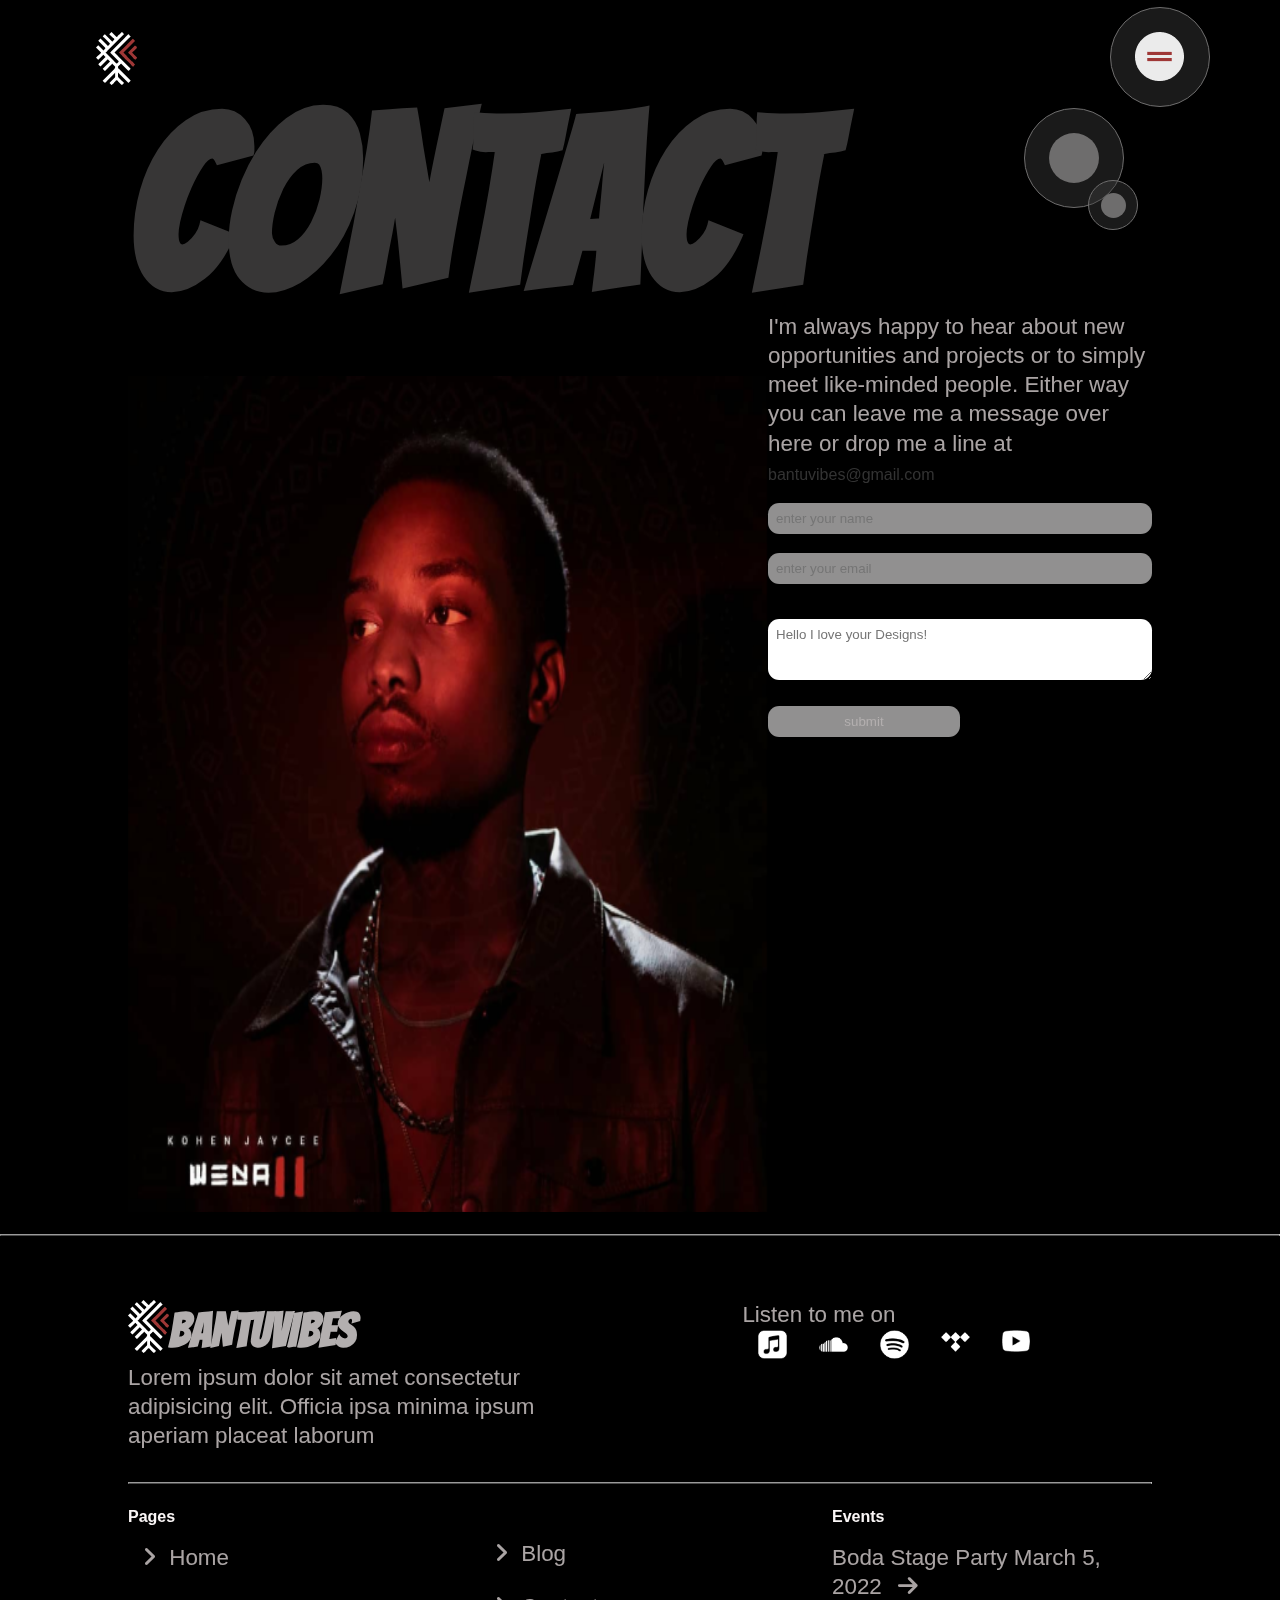
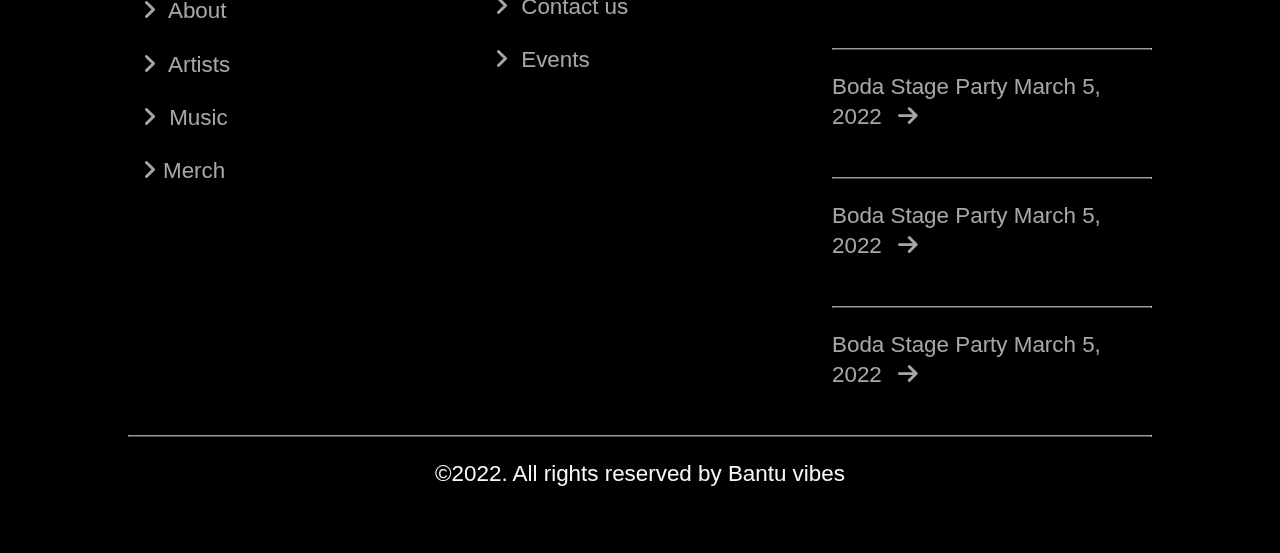
<file: contact.html>
<!DOCTYPE html>
<html lang="en">

<head>
    <link rel="icon" href="favicon.png">

    <meta charset="UTF-8">
    <meta http-equiv="X-UA-Compatible" content="IE=edge">
    <meta name="viewport" content="width=device-width, initial-scale=1.0">
     <title>Contact - Bantu vibes</title>
     <link rel="stylesheet"
            href="https://cdnjs.cloudflare.com/ajax/libs/font-awesome/6.0.0/css/all.min.css"
            integrity="sha512-9usAa10IRO0HhonpyAIVpjrylPvoDwiPUiKdWk5t3PyolY1cOd4DSE0Ga+ri4AuTroPR5aQvXU9xC6qOPnzFeg=="
            crossorigin="anonymous" referrerpolicy="no-referrer"/>
<meta name="description" content="">
    <meta name="twitter:image" content="http://www.mitala-samuel-ab4258217/favicon.png">
    <link rel="stylesheet" href="index.css"><link rel="stylesheet" href="Nav.css">
</head>

<body> 
    <nav class="navbar">
        <div class="logo">
            <a href="home.html">
                <img src="assets/Group 1.png" alt=""/>
            </a>
        </div>
        <div class="nav-links">
            <div class="main_sec">
                <div>
                     <div class="flyer">
                        <h1>MENU</h1>
                    </div>
                    <div class="big_circle">
                      <div class="circle"></div>
                    </div>
                    <ul class="nav-menu">
                        <li>
                            <a href="index.html">Home</a>
                        </li>
                        <li>
                            <a href="about.html">About Us</a>
                        </li>
                        <li>
                            <a href="merch.html">Albums</a>
                        </li>
                        <li class="active">
                            <a href="events.html">Events</a>
                        </li>
                        <li>
                            <a href="track.html">Track</a>
                        </li>
                    </ul>
                </div>
                <div class="photo_nav">
                    <ul>
                        <li class="order1"><img src="assets/My project-5 2.png" alt=""></li>
                        <li class="order2"><img src="assets/My project-2.png" alt=""></li>
                        <li class="order3"><img src="assets/My project-3.png" alt=""></li>
                        <li class="order4"><img src="assets/My project-4.png" alt=""></li>
                    </ul>
                </div>
            </div>
            <div class="footer_nav">
                <div class="flex-items">
                    <div class="logo">
                        <a href="home.html">
                            <img src="assets/Group 1.png" alt=""/></a>
                    </div>
                    <div class="local">
                        <h3>Bantu Vibes Creative Co.</h3>
                        <div class="flex_items">
                            <div class="location">
                                <i class="fa fa-location-dot"></i>                                </div>
                                <p style="padding-left: .7rem;">Kampala, Uganda </p>
                            </div> 
                        </div>
                    </div>
                        <div>
                            <div class="center_nav">
                                <p>Follow us on</p>
                               <ul> <a href="music.html">
                                <i class="fab fa-twitter"></i>
                            </a>
                            <a href="music.html">
                                <i class="fab fa-instagram"></i>
                            </a>
                            <a href="music.html">
                                <i class="fab fa-youtube"></i>
                            </a> </ul>
                            </div>
                        </div>
                        <div class="end_nav">
                            <p>Listen to me on</p>
                            <ul>
                                <a href="music.html">
                                    <i class="fa-solid fa-music"></i>                                    </a>
                                <a href="music.html">
                                    <i class="fa-brands fa-spotify"></i>                                    </a>
                                <a href="music.html">
                                    <i class="fa fa-cloud"></i>                                    </a>
                                <a href="music.html">
                                    <img src="assets/Vector (8).png">
                                </a></ul>
                        </div>
                    </div>
                </div>
                <i class='bx bx-grid-alt menu-hamburger'>
                    <a class="btn menu-btn" id="menu-btn">
                        <i class="fas fabars"><img src="assets/drag_handle (1).png" alt=""/></i>
                    </a>
                </i>
<div class="big_circle_event">

</div>   
         </nav>
         
        <div class="small_circle2"><div class="small_circle"></div></div>
        <div class="small_circle3"><div class="small_circle"></div></div>
            <div class="flyers">
            <h1> CONTACT</h1>
            </div> 
            <div class="wrap1">
                <div class="contacts">
        <section class="contact " id="contact">
            <div class="frame">
                <img src="assets/kohen-1.png" alt="">
            </div>
            <form class="inner" id="contact" name="contact" action="https://formsubmit.co/bantuvibes@gmail.com"
                method="post">
                <p>I'm always happy to hear about new opportunities and projects or to simply meet like-minded people.
                    Either way
                    you can leave me a message over here or drop me a line at <a href="mailto:bantuvibes@gmail.com"
                        style="color: #333;font-size: 16px;">bantuvibes@gmail.com</a>
                </p>
                <input type="text" name="name" placeholder="enter your name" class="input" required><br>
                <input type="email" name="email" placeholder="enter your email" class="input" required><br>
                <textarea id="" cols="10" rows="3" placeholder="Hello I love your Designs!" class="input1"></textarea>
                <br>
                <input type="submit" value="submit" name="submit" class="link-btn"><br><br>
            </form>
        </section>
    </div></div>
    <hr>  <!-- footer section starts  -->
    <div class="footer">
        <div class="flex_items">
    <div class="left">
        <div class="flex_footer">
            <div class="flex_logo">
                <div class="logo">
                    <a href="home.html">
                        <img src="assets/Group 1.png" alt=""/></a>
                </div>
                <div class="bantu-vibe_about">
                            <h1>
                                BANTUVIBES
                            </h1>
                        </div>
            </div>
        </div>
        <p>Lorem ipsum dolor sit amet consectetur adipisicing elit. Officia
            ipsa minima ipsum aperiam placeat
            laborum
        </p>
    </div>
    <div class="footer_right">
        <p>Listen to me on</p>
        <ul class="link">
            <a href="/">
                <li><img src="assets/Vector (3).png" alt=""/></li>
            </a>
            <a href="/">
                <li><img src="assets/Vector (4).png" alt=""/></li>
            </a>
            <a href="/">
                <li><img src="assets/Vector (2).png" alt=""/></li>

            </a>
            <a href="/">
                <li><img src="assets/Vector (8).png" alt=""/></li>
            </a>
            <a href="/">
                <li><img src="assets/Vector (9).png" alt=""/></li>
            </a>
        </ul>
    </div>
</div>
<hr>
<div class="box-container">
    <div class="box">
        <h3>Pages</h3>
        <a href="index.html">
            <i class="fas fa-angle-right"></i>
            Home</a>
        <a href="about.html">
            <i class="fas fa-angle-right"></i>
            About</a>
        <a href="track.html">
            <i class="fas fa-angle-right"></i>
            Artists</a>
        <a href="music.html">
            <i class="fas fa-angle-right"></i>
            Music</a>
        <a href="merch.html">
            <i class="fas fa-angle-right"></i>Merch</a>
    </div>

    <div
        class="box second">
        <!-- <h3>Extra links</h3> -->
        <a href="blog.html">
            <i class="fas fa-angle-right"></i>
            Blog</a>
        <a href="contact.html">
            <i class="fas fa-angle-right"></i>
            Contact us</a>
        <a href="events.html">
            <i class="fas fa-angle-right"></i>
            Events</a>
    </div>

    <div class="box events">
        <h3>Events</h3>
        <a href="events.html">
            Boda Stage Party March 5, 2022<i class="fas fa-arrow-right"></i>
        </a>
        <hr><a href="events.html">
            Boda Stage Party March 5, 2022<i class="fas fa-arrow-right"></i>
        </a>
        <hr><a href="events.html">
            Boda Stage Party March 5, 2022<i class="fas fa-arrow-right"></i>
        </a>
        <hr><a href="events.html">
            Boda Stage Party March 5, 2022<i class="fas fa-arrow-right"></i>
        </a>
    </div></div><hr><div class="credit">
    &copy;2022. All rights reserved by
    <span>Bantu vibes</span>
</div>
</div>
<script src="Nav.js"></script>
<!-- footer section ends -->
 </body>

</html>
</file>
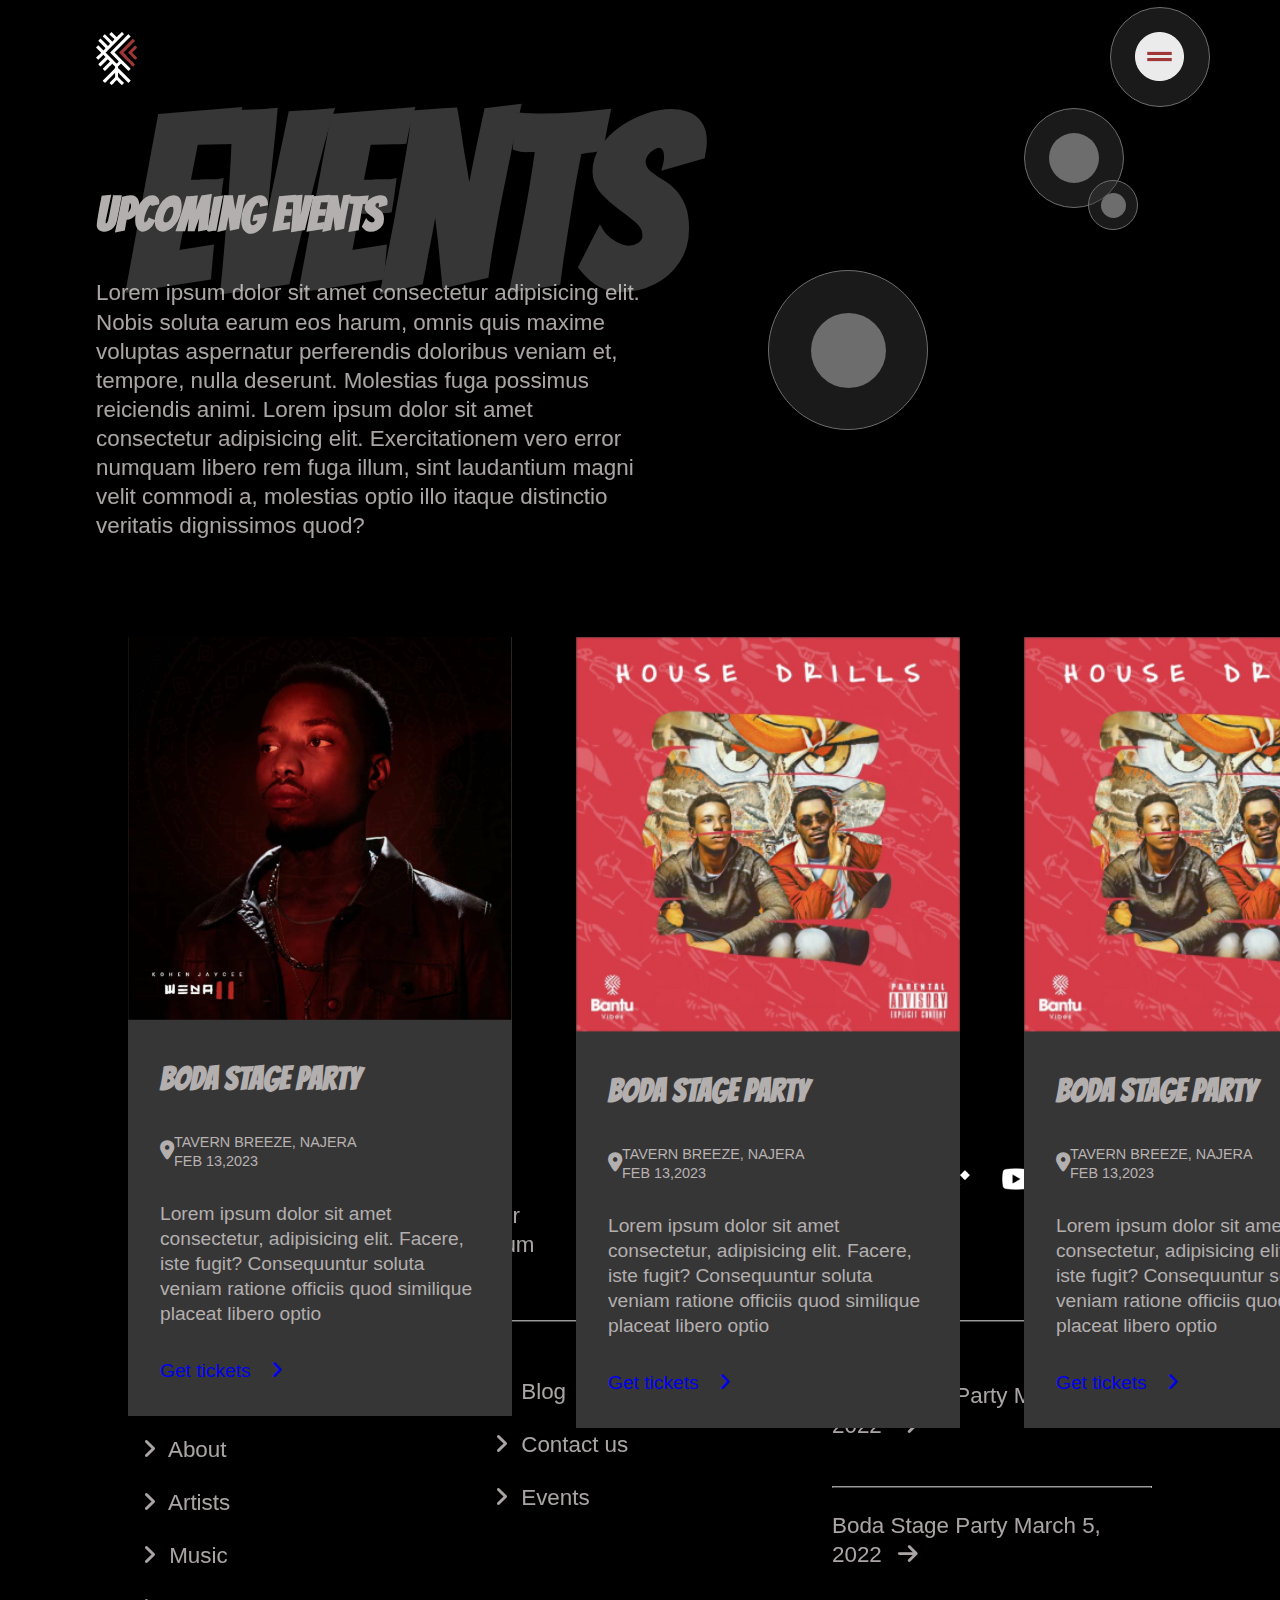
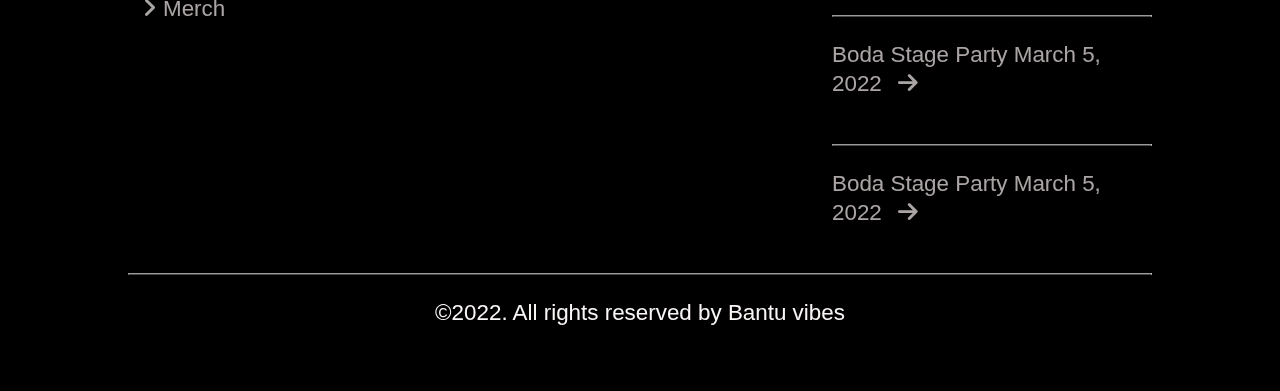
<file: events.html>
<!DOCTYPE html>
<html lang="en">

<head>
    <meta charset="UTF-8" />
    <meta http-equiv="X-UA-Compatible" content="IE=edge" />
    <meta name="viewport" content="width=device-width, initial-scale=1.0" />
    <title>Events - Bantu vibes</title>
    <link rel="stylesheet" href="Nav.css">
    <link rel="stylesheet" href="index.css">
    <link rel="stylesheet" href="https://cdnjs.cloudflare.com/ajax/libs/font-awesome/6.0.0/css/all.min.css"
        integrity="sha512-9usAa10IRO0HhonpyAIVpjrylPvoDwiPUiKdWk5t3PyolY1cOd4DSE0Ga+ri4AuTroPR5aQvXU9xC6qOPnzFeg=="
        crossorigin="anonymous" referrerpolicy="no-referrer" />
</head>
<body>
    <nav class="navbar">
        <div class="logo">
            <a href="home.html">
                <img src="assets/Group 1.png" alt=""/>
            </a>
        </div>
        <div class="nav-links">
            <div class="main_sec">
                <div>
                     <div class="flyer">
                        <h1>MENU</h1>
                    </div>
                    <div class="big_circle">
                      <div class="circle"></div>
                    </div>
                    <ul class="nav-menu">
                        <li>
                            <a href="index.html">Home</a>
                        </li>
                        <li>
                            <a href="about.html">About Us</a>
                        </li>
                        <li>
                            <a href="merch.html">Albums</a>
                        </li>
                        <li class="active">
                            <a href="events.html">Events</a>
                        </li>
                        <li>
                            <a href="track.html">Track</a>
                        </li>
                    </ul>
                </div>
                <div class="photo_nav">
                    <ul>
                        <li class="order1"><img src="assets/My project-5 2.png" alt=""></li>
                        <li class="order2"><img src="assets/My project-2.png" alt=""></li>
                        <li class="order3"><img src="assets/My project-3.png" alt=""></li>
                        <li class="order4"><img src="assets/My project-4.png" alt=""></li>
                    </ul>
                </div>
            </div>
            <div class="footer_nav">
                <div class="flex-items">
                    <div class="logo">
                        <a href="index.html">
                            <img src="assets/Group 1.png" alt=""/></a>
                    </div>
                    <div class="local">
                        <h3>Bantu Vibes Creative Co.</h3>
                        <div class="flex_items">
                            <div class="location">
                                <i class="fa fa-location-dot"></i>                                </div>
                                <p style="padding-left: .7rem;">Kampala, Uganda </p>
                            </div> 
                        </div>
                    </div>
                        <div>
                            <div class="center_nav">
                                <p>Follow us on</p>
                               <ul> <a href="music.html">
                                <i class="fab fa-twitter"></i>
                            </a>
                            <a href="music.html">
                                <i class="fab fa-instagram"></i>
                            </a>
                            <a href="music.html">
                                <i class="fab fa-youtube"></i>
                            </a> </ul>
                            </div>
                        </div>
                        <div class="end_nav">
                            <p>Listen to me on</p>
                            <ul>
                                <a href="music.html">
                                    <i class="fa-solid fa-music"></i>                                    </a>
                                <a href="music.html">
                                    <i class="fa-brands fa-spotify"></i>                                    </a>
                                <a href="music.html">
                                    <i class="fa fa-cloud"></i>                                    </a>
                                <a href="music.html">
                                    <img src="assets/Vector (8).png">
                                </a></ul>
                        </div>
                    </div>
                </div>
                <i class='bx bx-grid-alt menu-hamburger'>
                    <a class="btn menu-btn" id="menu-btn">
                        <i class="fas fabars"><img src="assets/drag_handle (1).png" alt=""/></i>
                    </a>
                </i>
<div class="big_circle_event">

</div>            </nav>
    <div class="wrap_event"> 
            <div class="flyers">
                <h1> EVENTS</h1>
                </div> 
        <div class="event_items_top">
            <div class="Events">
                <div class="bantu-vibe_about">
                    <h1> UPCOMING EVENTS</h1>  
                     </div>
                <p>Lorem ipsum dolor sit amet consectetur adipisicing
                    elit. Nobis soluta earum eos harum, omnis
                    quis maxime voluptas aspernatur perferendis
                    doloribus veniam et, tempore, nulla deserunt.
                    Molestias fuga possimus reiciendis animi. 
                    Lorem ipsum dolor sit amet consectetur adipisicing elit.
                     Exercitationem vero error numquam libero rem fuga illum, 
                     sint laudantium magni velit commodi a, molestias optio illo 
                     itaque distinctio veritatis dignissimos quod?</p>
            </div>
            <div class="small_circle1"><div class="small_circle"></div></div>
            <div class="small_circle2"><div class="small_circle"></div></div>
            <div class="small_circle3"><div class="small_circle"></div></div>
            <div class="main1"> 
                <div class="event_container">
                <div class="event_items">
                    <div class="track">
                        <div class="event_frame">
                            <img src="assets/kohen-1.png" alt="">
                        </div>
                    </div>
                        <div class="track_content">
                            <div class="event-vibe_about">
                                <h1> BODA STAGE PARTY</h1>  
                            </div>
    <div class="flex_items">
        <div class="location">
           <i class="fa fa-location-dot"></i> 
        </div>      
    <div class="place">    
             <p>TAVERN BREEZE, NAJERA <br>FEB 13,2023</p>  
                                   <p>
    </div>
    </div>        
                      Lorem ipsum dolor sit amet consectetur,
                                adipisicing elit. Facere, iste
                                fugit? Consequuntur soluta veniam ratione
                                officiis quod similique
                                placeat libero optio 
                            </p>
                           <div class="ticket">
                                    <a href="index.html">  Get tickets <i class="fas
                                        fa-angle-right"></i></a>
    
                                </div>
                    </div>
                </div>
                <div class="event_items">
                    <div class="track_section">
                        <div class="track">
                            <div class="event_frame">
                                <img src="assets/house-drills.png" alt="">
                            </div>
                        </div>
                            <div class="track_content">
                                <div class="event-vibe_about">
                                    <h1> BODA STAGE PARTY</h1>  
                                </div>
        <div class="flex_items">
            <div class="location">
                                                    <i class="fa fa-location-dot"></i> 
            </div>      
        <div class="place">    
                 <p>TAVERN BREEZE, NAJERA <br>FEB 13,2023</p>                        <p>
        </div>
        </div>                            Lorem ipsum dolor sit amet consectetur,
                                    adipisicing elit. Facere, iste
                                    fugit? Consequuntur soluta veniam ratione
                                    officiis quod similique
                                    placeat libero optio 
                                </p>
                               <div class="ticket">
                                        <a href="index.html">  Get tickets <i class="fas
                                            fa-angle-right"></i></a>
        
                                    </div>
                        </div>
                    </div>
                </div>
                <div class="event_items">
                    <div class="track">
                        <div class="event_frame">
                            <img src="assets/house-drills.png" alt="">
                        </div>
                    </div>
                    <div class="track_content">
                        <div class="event-vibe_about">
                            <h1> BODA STAGE PARTY</h1>  
                        </div>
    <div class="flex_items">
    <div class="location">
                                            <i class="fa fa-location-dot"></i> 
    </div>      
    <div class="place">    
         <p>TAVERN BREEZE, NAJERA <br>FEB 13,2023</p>                        <p>
    </div>
    </div>                            Lorem ipsum dolor sit amet consectetur,
                            adipisicing elit. Facere, iste
                            fugit? Consequuntur soluta veniam ratione
                            officiis quod similique
                            placeat libero optio 
                        </p>
                       <div class="ticket">
                                <a href="index.html">  Get tickets <i class="fas
                                    fa-angle-right"></i></a>
    
                            </div>
                </div>
                </div>
    
                <div class="event_items">
                    <div class="track_section">
                        <div class="track">
                            <div class="event_frame">
                                <img src="assets/artworks-VmrlPPn1w1a3-0-t240x240.png" alt="">
                            </div>
                        </div>
                        <div class="track_content">
                            <div class="event-vibe_about">
                                <h1> BODA STAGE PARTY</h1>  
                            </div>
    <div class="flex_items">
        <div class="location">
                                                <i class="fa fa-location-dot"></i> 
        </div>      
    <div class="place">    
             <p>TAVERN BREEZE, NAJERA <br>FEB 13,2023</p>                        <p>
    </div>
    </div>                            Lorem ipsum dolor sit amet consectetur,
                                adipisicing elit. Facere, iste
                                fugit? Consequuntur soluta veniam ratione
                                officiis quod similique
                                placeat libero optio 
                            </p>
                           <div class="ticket">
                                    <a href="index.html">  Get tickets <i class="fas
                                        fa-angle-right"></i></a>
    
                                </div>
                    </div>
                    </div>
                </div>
            </div>
        </div>
        <div class="main"> 
            <div class="event_container">
            <div class="event_items">
                <div class="track">
                    <div class="event_frame">
                        <img src="assets/kohen-1.png" alt="">
                    </div>
                </div>
                    <div class="track_content">
                        <div class="event-vibe_about">
                            <h1> BODA STAGE PARTY</h1>  
                        </div>
<div class="flex_items">
    <div class="location">
                                            <i class="fa fa-location-dot"></i> 
    </div>      
<div class="place">    
         <p>TAVERN BREEZE, NAJERA <br>FEB 13,2023</p>                        <p>
</div>
</div>                            Lorem ipsum dolor sit amet consectetur,
                            adipisicing elit. Facere, iste
                            fugit? Consequuntur soluta veniam ratione
                            officiis quod similique
                            placeat libero optio 
                        </p>
                       <div class="ticket">
                                <a href="index.html">  Get tickets <i class="fas
                                    fa-angle-right"></i></a>

                            </div>
                </div>
            </div>
            <div class="event_items">
                <div class="track_section">
                    <div class="track">
                        <div class="event_frame">
                            <img src="assets/house-drills.png" alt="">
                        </div>
                    </div>
                        <div class="track_content">
                            <div class="event-vibe_about">
                                <h1> BODA STAGE PARTY</h1>  
                            </div>
    <div class="flex_items">
        <div class="location">
                                                <i class="fa fa-location-dot"></i> 
        </div>      
    <div class="place">    
             <p>TAVERN BREEZE, NAJERA <br>FEB 13,2023</p>                        <p>
    </div>
    </div>                            Lorem ipsum dolor sit amet consectetur,
                                adipisicing elit. Facere, iste
                                fugit? Consequuntur soluta veniam ratione
                                officiis quod similique
                                placeat libero optio 
                            </p>
                           <div class="ticket">
                                    <a href="index.html">  Get tickets <i class="fas
                                        fa-angle-right"></i></a>
    
                                </div>
                    </div>
                </div>
            </div>
            <div class="event_items">
                <div class="track">
                    <div class="event_frame">
                        <img src="assets/house-drills.png" alt="">
                    </div>
                </div>
                <div class="track_content">
                    <div class="event-vibe_about">
                        <h1> BODA STAGE PARTY</h1>  
                    </div>
<div class="flex_items">
<div class="location">
                                        <i class="fa fa-location-dot"></i> 
</div>      
<div class="place">    
     <p>TAVERN BREEZE, NAJERA <br>FEB 13,2023</p>                        <p>
</div>
</div>                            Lorem ipsum dolor sit amet consectetur,
                        adipisicing elit. Facere, iste
                        fugit? Consequuntur soluta veniam ratione
                        officiis quod similique
                        placeat libero optio 
                    </p>
                   <div class="ticket">
                            <a href="index.html">  Get tickets <i class="fas
                                fa-angle-right"></i></a>

                        </div>
            </div>
            </div>

            <div class="event_items">
                <div class="track_section">
                    <div class="track">
                        <div class="event_frame">
                            <img src="assets/artworks-VmrlPPn1w1a3-0-t240x240.png" alt="">
                        </div>
                    </div>
                    <div class="track_content">
                        <div class="event-vibe_about">
                            <h1> BODA STAGE PARTY</h1>  
                        </div>
<div class="flex_items">
    <div class="location">
                                            <i class="fa fa-location-dot"></i> 
    </div>      
<div class="place">    
         <p>TAVERN BREEZE, NAJERA <br>FEB 13,2023</p>                        <p>
</div>
</div>                            Lorem ipsum dolor sit amet consectetur,
                            adipisicing elit. Facere, iste
                            fugit? Consequuntur soluta veniam ratione
                            officiis quod similique
                            placeat libero optio 
                        </p>
                       <div class="ticket">
                                <a href="index.html">  Get tickets <i class="fas
                                    fa-angle-right"></i></a>

                            </div>
                </div>
                </div>
            </div>
        </div>
    </div>
        </div>
    </div>
            <!-- footer section starts  -->
            <div class="wrap_up">
                <div class="footer">
                    <div class="flex_items">
                <div class="left">
                    <div class="flex_footer">
                        <div class="flex_logo">
                            <div class="logo">
                                <a href="home.html">
                                    <img src="assets/Group 1.png" alt=""/></a>
                            </div>
                            <div class="bantu-vibe_about">
                                        <h1>
                                            BANTUVIBES
                                        </h1>
                                    </div>
                        </div>
                    </div>
                    <p>Lorem ipsum dolor sit amet consectetur adipisicing elit. Officia
                        ipsa minima ipsum aperiam placeat
                        laborum
                    </p>
                </div>
                <div class="footer_right">
                    <p>Listen to me on</p>
                    <ul class="link">
                        <a href="/">
                            <li><img src="assets/Vector (3).png" alt=""/></li>
                        </a>
                        <a href="/">
                            <li><img src="assets/Vector (4).png" alt=""/></li>
                        </a>
                        <a href="/">
                            <li><img src="assets/Vector (2).png" alt=""/></li>
        
                        </a>
                        <a href="/">
                            <li><img src="assets/Vector (8).png" alt=""/></li>
                        </a>
                        <a href="/">
                            <li><img src="assets/Vector (9).png" alt=""/></li>
                        </a>
                    </ul>
                </div>
            </div>
            <hr>
            <div class="box-container">
                <div class="box">
                    <h3>Pages</h3>
                    <a href="index.html">
                        <i class="fas fa-angle-right"></i>
                        Home</a>
                    <a href="about.html">
                        <i class="fas fa-angle-right"></i>
                        About</a>
                    <a href="track.html">
                        <i class="fas fa-angle-right"></i>
                        Artists</a>
                    <a href="music.html">
                        <i class="fas fa-angle-right"></i>
                        Music</a>
                    <a href="merch.html">
                        <i class="fas fa-angle-right"></i>Merch</a>
                </div>
        
                <div
                    class="box second">
                    <!-- <h3>Extra links</h3> -->
                    <a href="blog.html">
                        <i class="fas fa-angle-right"></i>
                        Blog</a>
                    <a href="contact.html">
                        <i class="fas fa-angle-right"></i>
                        Contact us</a>
                    <a href="events.html">
                        <i class="fas fa-angle-right"></i>
                        Events</a>
                </div>
        
                <div class="box events">
                    <h3>Events</h3>
                    <a href="events.html">
                        Boda Stage Party March 5, 2022<i class="fas fa-arrow-right"></i>
                    </a>
                    <hr><a href="events.html">
                        Boda Stage Party March 5, 2022<i class="fas fa-arrow-right"></i>
                    </a>
                    <hr><a href="events.html">
                        Boda Stage Party March 5, 2022<i class="fas fa-arrow-right"></i>
                    </a>
                    <hr><a href="events.html">
                        Boda Stage Party March 5, 2022<i class="fas fa-arrow-right"></i>
                    </a>
                </div></div><hr><div class="credit">
                &copy;2022. All rights reserved by
                <span>Bantu vibes</span>
            </div>
        </div>
        </div>
    <script src="Nav.js"></script>
    <!-- footer section ends -->
</body>

</html>
</file>
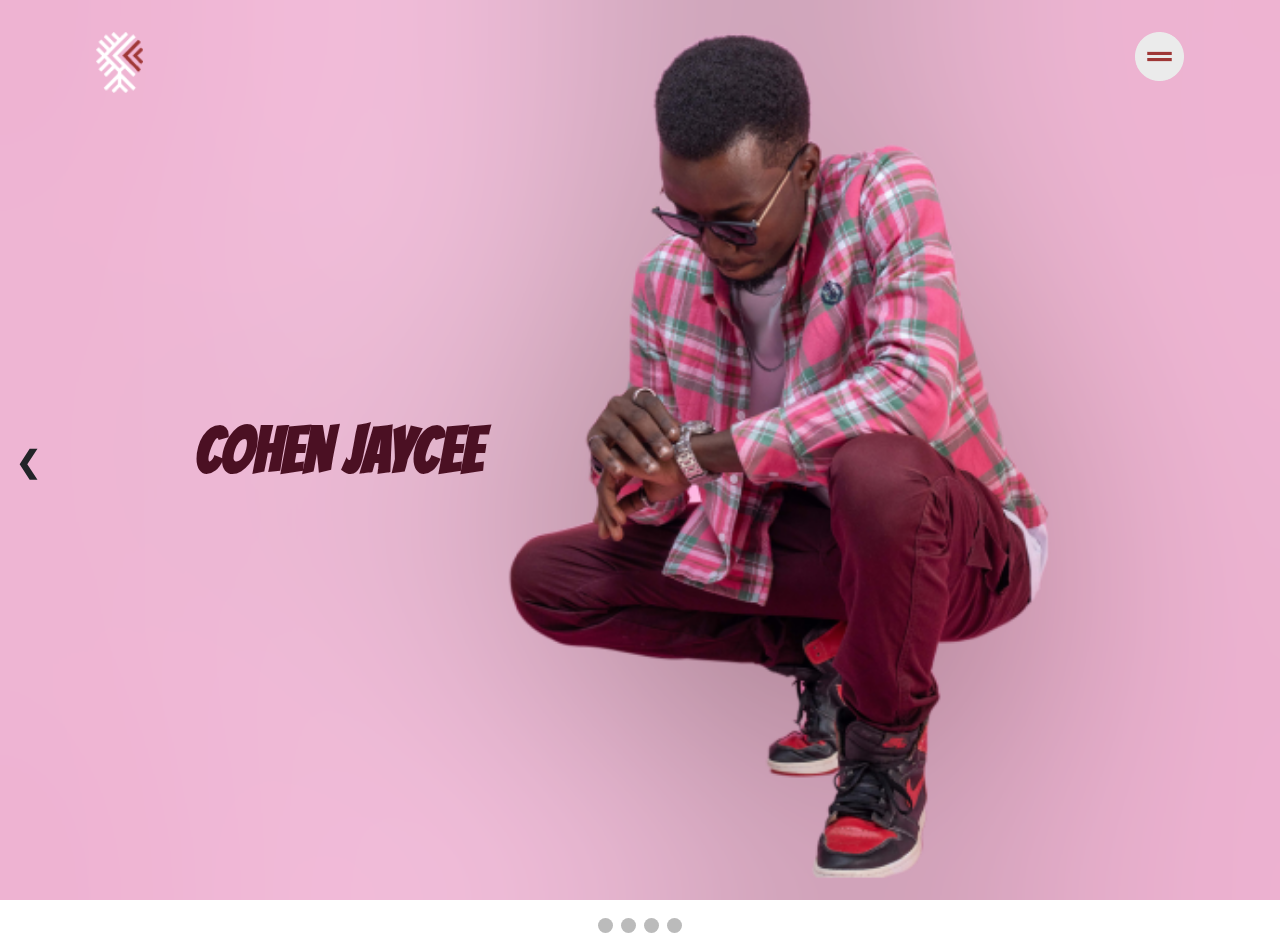
<file: home.html>
<!DOCTYPE html>
<html lang="en">

<head>
  <meta charset="UTF-8" />
  <meta http-equiv="X-UA-Compatible" content="IE=edge" />
  <link rel="stylesheet" href="https://cdnjs.cloudflare.com/ajax/libs/font-awesome/6.0.0/css/all.min.css"
    integrity="sha512-9usAa10IRO0HhonpyAIVpjrylPvoDwiPUiKdWk5t3PyolY1cOd4DSE0Ga+ri4AuTroPR5aQvXU9xC6qOPnzFeg=="
    crossorigin="anonymous" referrerpolicy="no-referrer" />
  <meta name="viewport" content="width=device-width, initial-scale=1.0" />
  <title>Bantuvibes</title>
  <link rel="stylesheet" href="home.css" />
  <link rel="stylesheet" href="Nav.css">
</head>

<body>
  <nav class="navbar">
    <div class="logo">
        <a href="home.html">
            <img src="assets/Group 1.png"alt="image" />
        </a>
    </div>
    <div class="nav-links">
        <div class="main_sec">
            <div>
                <div class="flyer">
                    <h1>MENU</h1>
                </div>
                <div class="big_circle">
                    <div class="circle"></div>
                </div>
                <ul class="nav-menu">
                    <li class="active">
                        <a href="index.html">Home</a>
                    </li>
                    <li>
                        <a href="about.html">About Us</a>
                    </li>
                    <li>
                        <a href="merch.html">Albums</a>
                    </li>
                    <li>
                        <a href="events.html">Events</a>
                    </li>
                    <li>
                        <a href="track.html">Track</a>
                    </li>
                </ul>
            </div>
            <div class="photo_nav">
                <ul>
                    <li class="order1"><img src="assets/My project-5 2.png"alt="image"></li>
                    <li class="order2"><img src="assets/My project-2.png"alt="image"></li>
                    <li class="order3"><img src="assets/My project-3.png"alt="image"></li>
                    <li class="order4"><img src="assets/My project-4.png"alt="image"></li>
                </ul>
            </div>
        </div>
        <div class="footer_nav">
            <div class="flex-items">
                <div class="logo">
                    <a href="home.html">
                        <img src="assets/Group 1.png"alt="image" /></a>
                </div>
                <div class="local">
                    <h3>Bantu Vibes Creative Co.</h3>
                    <div class="flex_items">
                        <div class="location">
                            <i class="fa fa-location-dot"></i>
                        </div>
                        <p style="padding-left: .7rem;">Kampala, Uganda </p>
                    </div>
                </div>
            </div>
            <div>
                <div class="center_nav">
                    <p>Follow us on</p>
                    <ul> <a href="music.html">
                            <i class="fab fa-twitter"></i>
                        </a>
                        <a href="music.html">
                            <i class="fab fa-instagram"></i>
                        </a>
                        <a href="music.html">
                            <i class="fab fa-youtube"></i>
                        </a>
                    </ul>
                </div>
            </div>
            <div class="end_nav">
                <p>Listen to me on</p>
                <ul>
                    <a href="music.html">
                        <i class="fa-solid fa-music"></i> </a>
                    <a href="music.html">
                        <i class="fa-brands fa-spotify"></i> </a>
                    <a href="music.html">
                        <i class="fa fa-cloud"></i> </a>
                    <a href="music.html">
                        <img src="assets/Vector (8).png">
                    </a>
                </ul>
            </div>
        </div>
    </div>
    <i class='bx bx-grid-alt menu-hamburger'>
        <a class="btn menu-btn" id="menu-btn">
            <i class="fas fabars"><img src="assets/drag_handle (1).png"alt="image" /></i>
        </a>
    </i>
</nav>
  <div class="wrap">
 

  <div class="slideshow-container">
    <div class="slideshow-inner">
      <div class="mySlides fade">
        <a href="about.html">
          <div class="slider1">
            <div class="section">
              <h1>COHEN JAYCEE</h1>
              <img src="assets/My project-2.png" alt="" />
            </div>
            <div class="blur">
              <div class="section">
                <h1>COHEN JAYCEE</h1>
                <img src="assets/My project-2.png" alt="" />
              </div>
            </div>
    
          </div>
        </a>
         </div>
    
         <div class="mySlides fade">
         <a href="denese.html">
          <div class="slider2">
          <div class="section">
            <h1>DENESE</h1>
            <img src="assets/My project-5 1.png" alt="" />
          </div>
          <div class="blur">
            <div class="section">
              <h1>DENESE</h1>
              <img src="assets/My project-5 1.png" alt="" />
            </div>
          </div>
        </div>
      </a></div><div class="mySlides fade">
        <a href="ridym.html">
          <div class="slider3">
            <div class="section">
              <img src="assets/My project-4.png" alt="" />
              <h1>RIDYM</h1>
            </div>
            <div class="blur">
              <div class="section">
                <img src="assets/My project-4.png" alt="" />
                <h1>RIDYM</h1>
              </div>
            </div>
          </div>
        </a></div>
        <div class="mySlides fade">
       <a href="index.html">
        <div class="slider4">
          <div class="section">
                  <img src="assets/My project-3.png"alt="image" />
                  <h1>CXNRVD</h1>
          </div>
          <div class="blur">
            <div class="section">
                    <img src="assets/My project-3.png"alt="image" />
                    <h1>CXNRVD</h1>
            </div>
          </div>
        </div>
       </a></div>
      </div>
    
    
      <a class="prev" onclick='plusSlides(-1)'>&#10094;</a>
      <a class="next" onclick='plusSlides(1)'>&#10095;</a>
    </div>
    <br/>
    
    
    <div style='text-align: center;'>
      <span class="dot" onclick='currentSlide(1)'></span>
      <span class="dot" onclick='currentSlide(2)'></span>
      <span class="dot" onclick='currentSlide(3)'></span>
      <span class="dot" onclick='currentSlide(4)'></span>
    </div>
    
    </div>


  <script src="home.js"></script>
  <script src="Nav.js"></script>
</body>

</html>
</file>
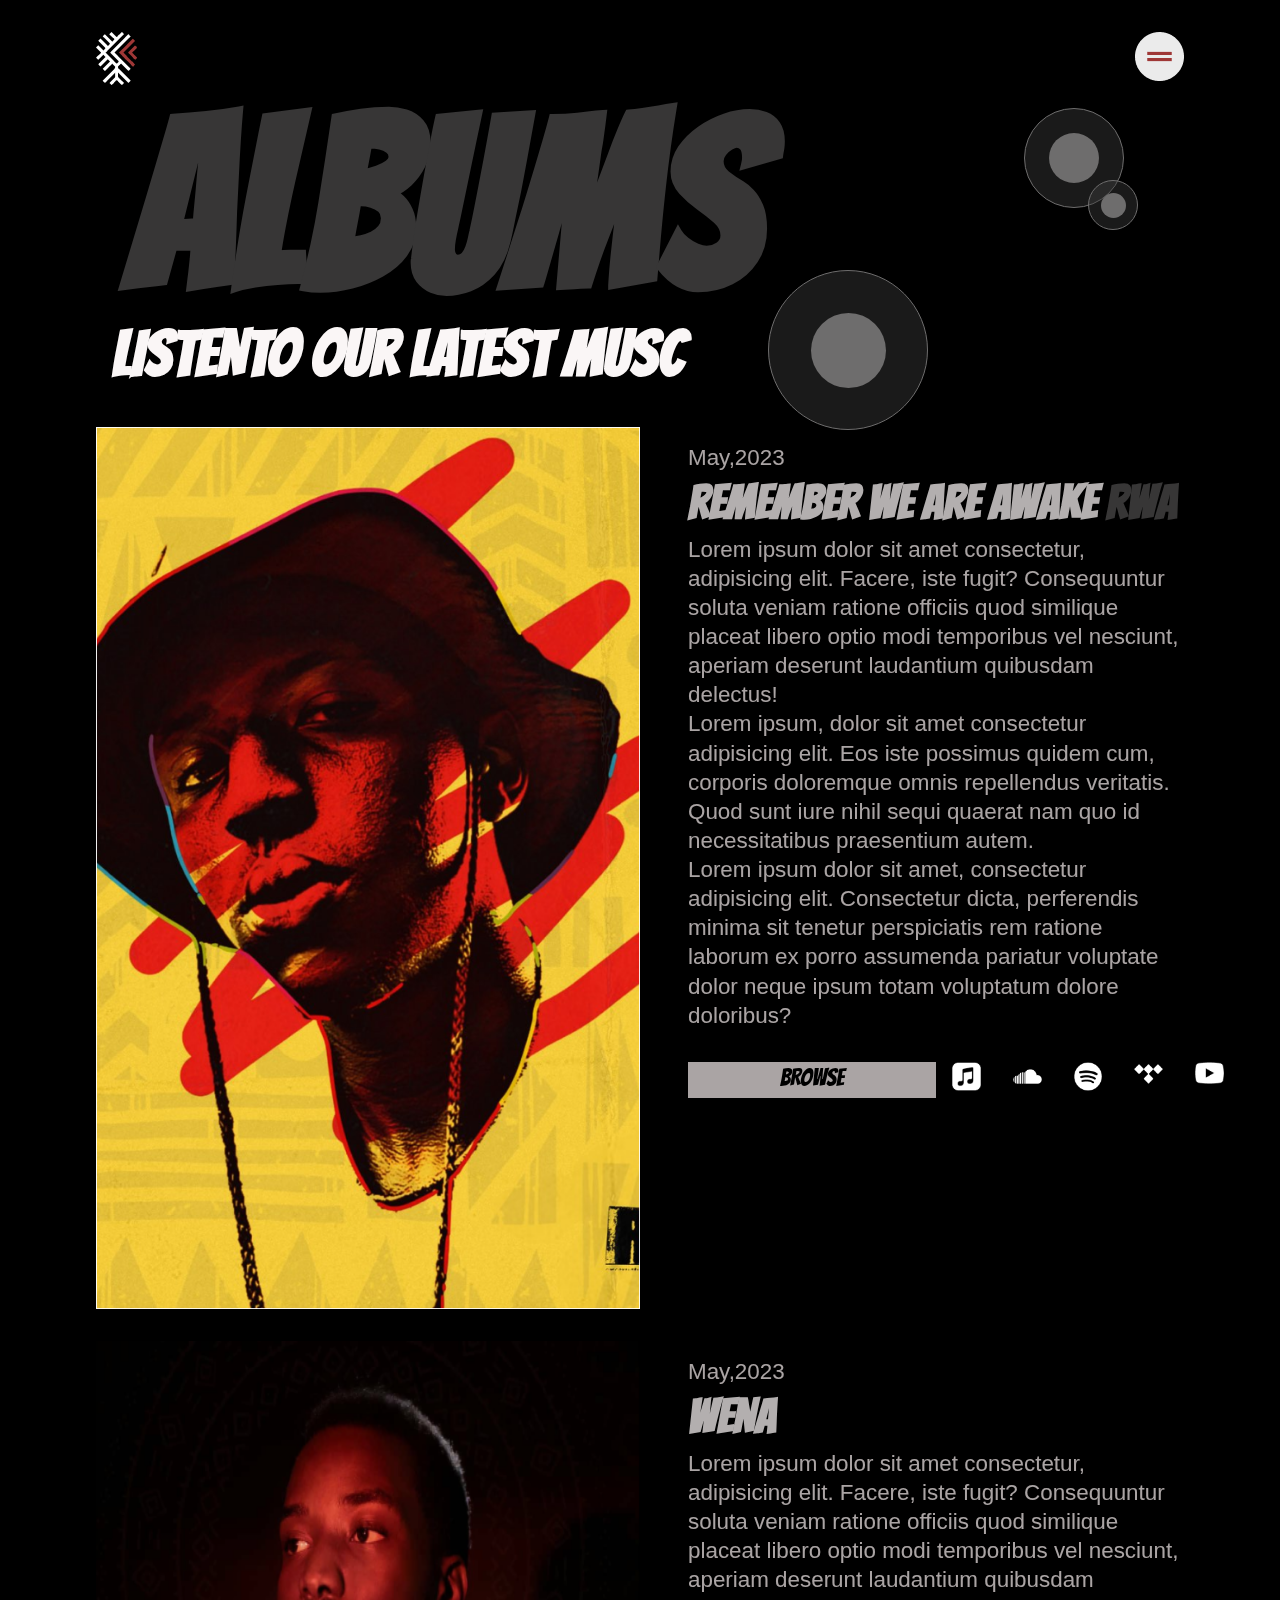
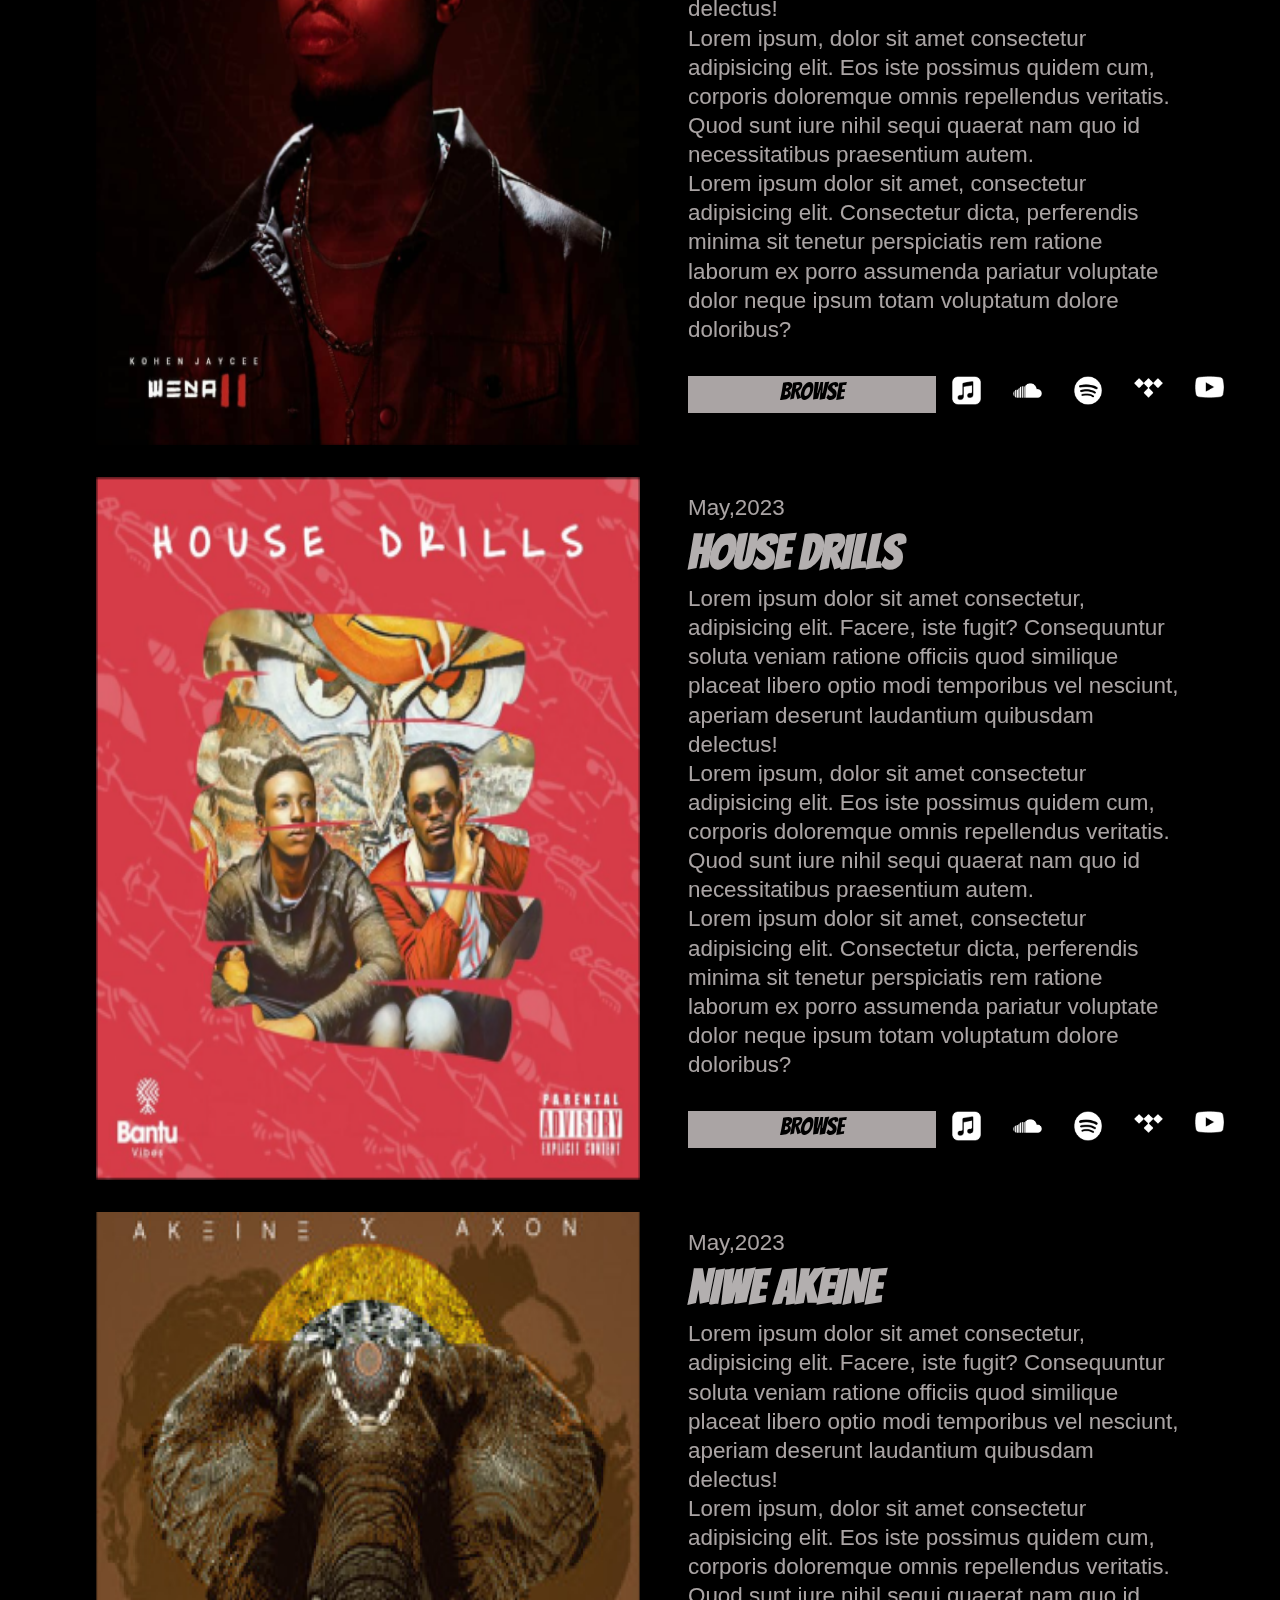
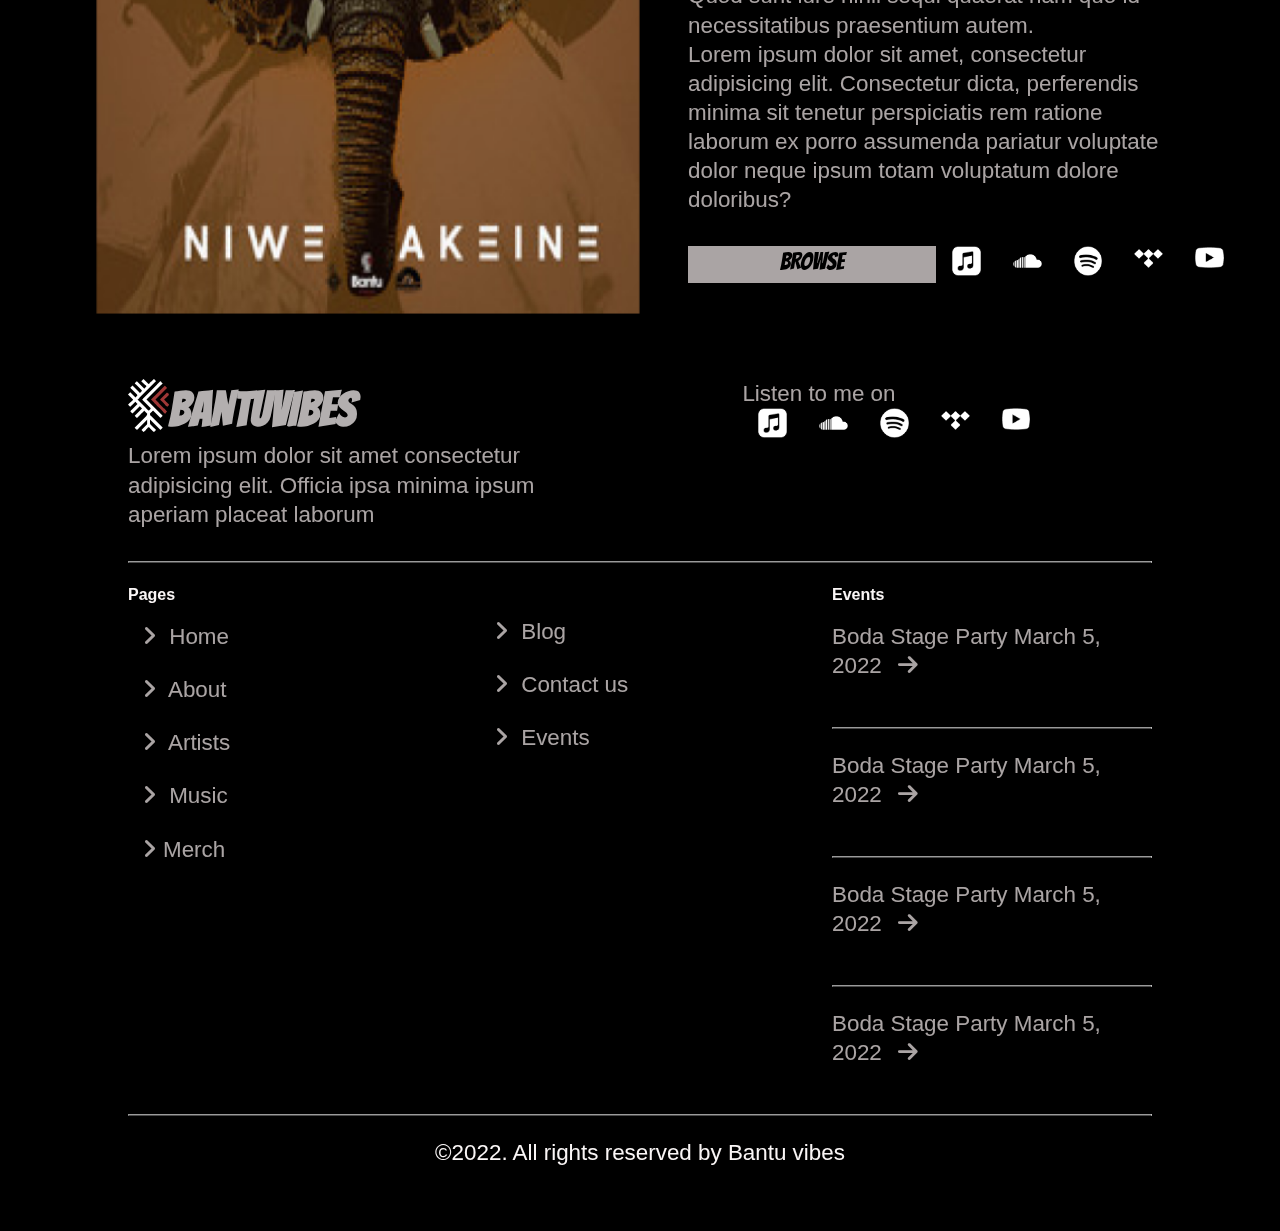
<file: merch.html>
<!DOCTYPE html>
<html lang="en">
  <head>
    <meta charset="UTF-8" />
    <meta http-equiv="X-UA-Compatible" content="IE=edge" />
    <meta name="viewport" content="width=device-width, initial-scale=1.0" />
    <title>Albums - Bantu vibes</title>
    <link rel="stylesheet" href="Nav.css" />
    <link rel="stylesheet" href="index.css" />
    <link
      rel="stylesheet"
      href="https://cdnjs.cloudflare.com/ajax/libs/font-awesome/6.0.0/css/all.min.css"
      integrity="sha512-9usAa10IRO0HhonpyAIVpjrylPvoDwiPUiKdWk5t3PyolY1cOd4DSE0Ga+ri4AuTroPR5aQvXU9xC6qOPnzFeg=="
      crossorigin="anonymous"
      referrerpolicy="no-referrer"
    />
  </head>

  <body>
    <nav class="navbar">
      <div class="logo">
          <a href="home.html">
              <img src="assets/Group 1.png" alt=""/>
          </a>
      </div>
      <div class="nav-links">
          <div class="main_sec">
              <div>
                   <div class="flyer">
                      <h1>MENU</h1>
                  </div>
                  <div class="big_circle">
                    <div class="circle"></div>
                  </div>
                  <ul class="nav-menu">
                      <li>
                          <a href="index.html">Home</a>
                      </li>
                      <li>
                          <a href="about.html">About Us</a>
                      </li>
                      <li class="active">
                          <a href="merch.html">Albums</a>
                      </li>
                      <li>
                          <a href="events.html">Events</a>
                      </li>
                      <li>
                          <a href="track.html">Track</a>
                      </li>
                  </ul>
              </div>
              <div class="photo_nav">
                  <ul>
                      <li class="order1"><img src="assets/My project-5 2.png" alt=""></li>
                      <li class="order2"><img src="assets/My project-2.png" alt=""></li>
                      <li class="order3"><img src="assets/My project-3.png" alt=""></li>
                      <li class="order4"><img src="assets/My project-4.png" alt=""></li>
                  </ul>
              </div>
          </div>
          <div class="footer_nav">
              <div class="flex-items">
                  <div class="logo">
                      <a href="home.html">
                          <img src="assets/Group 1.png" alt=""/></a>
                  </div>
                  <div class="local">
                      <h3>Bantu Vibes Creative Co.</h3>
                      <div class="flex_items">
                          <div class="location">
                              <i class="fa fa-location-dot"></i>                                </div>
                              <p style="padding-left: .7rem;">Kampala, Uganda </p>
                          </div> 
                      </div>
                  </div>
                      <div>
                          <div class="center_nav">
                              <p>Follow us on</p>
                             <ul> <a href="music.html">
                              <i class="fab fa-twitter"></i>
                          </a>
                          <a href="music.html">
                              <i class="fab fa-instagram"></i>
                          </a>
                          <a href="music.html">
                              <i class="fab fa-youtube"></i>
                          </a> </ul>
                          </div>
                      </div>
                      <div class="end_nav">
                          <p>Listen to me on</p>
                          <ul>
                              <a href="music.html">
                                  <i class="fa-solid fa-music"></i>                                    </a>
                              <a href="music.html">
                                  <i class="fa-brands fa-spotify"></i>                                    </a>
                              <a href="music.html">
                                  <i class="fa fa-cloud"></i>                                    </a>
                              <a href="music.html">
                                  <img src="assets/Vector (8).png">
                              </a></ul>
                      </div>
                  </div>
              </div>
              <i class='bx bx-grid-alt menu-hamburger'>
                  <a class="btn menu-btn" id="menu-btn">
                      <i class="fas fabars"><img src="assets/drag_handle (1).png" alt=""/></i>
                  </a>
              </i>
          </nav>
          <div class="small_circle1"><div class="small_circle"></div></div>
          <div class="small_circle2"><div class="small_circle"></div></div>
          <div class="small_circle3"><div class="small_circle"></div></div>
       
          <div class="flyers">
            <h1>ALBUMS</h1>
        </div>
         <div class="bantu-vibe">
          <h1>LISTENTO OUR LATEST MUSC</h1>
        </div>
        <div class="merch">
          <div class="frame_album">
            <img src="assets/Frame 105.png" alt="" />
          </div>
          <div class="merch_items">
            <p>May,2023</p>
            <div class="bantu-vibe_about">
                <h1> REMEMBER WE ARE AWAKE <span>RWA</span></h1>  
                 </div>
                        <p>
              Lorem ipsum dolor sit amet consectetur, adipisicing elit. Facere,
              iste fugit? Consequuntur soluta veniam ratione officiis quod
              similique placeat libero optio modi temporibus vel nesciunt,
              aperiam deserunt laudantium quibusdam delectus!
            </p>
            <p>
              Lorem ipsum, dolor sit amet consectetur adipisicing elit. Eos iste
              possimus quidem cum, corporis doloremque omnis repellendus
              veritatis. Quod sunt iure nihil sequi quaerat nam quo id
              necessitatibus praesentium autem.
            </p>
            <p>
              Lorem ipsum dolor sit amet, consectetur adipisicing elit.
              Consectetur dicta, perferendis minima sit tenetur perspiciatis rem
              ratione laborum ex porro assumenda pariatur voluptate dolor neque
              ipsum totam voluptatum dolore doloribus?
            </p>
            <div class="browse">
                <div class="button">
                    <a href="music.html"> BROWSE</a>
                  </div>
              <ul class="link">
                <a href="/">
                  <li><img src="assets/Vector (3).png" alt="" /></li>
                </a>
                <a href="/">
                  <li><img src="assets/Vector (4).png" alt="" /></li>
                </a>
                <a href="/">
                  <li><img src="assets/Vector (2).png" alt="" /></li>
                </a>
                <a href="/">
                  <li><img src="assets/Vector (8).png" alt="" /></li>
                </a>
                <a href="/">
                  <li><img src="assets/Vector (9).png" alt="" /></li>
                </a>
              </ul>
            </div>
          </div>
          <div class="frame_album">
            <img src="assets/kohen-1.png" alt="" />
          </div>
          <div class="merch_items">
            <p>May,2023</p>
            <div class="bantu-vibe_about">
                <h1> WENA</h1>  
                 </div>
            <p>
              Lorem ipsum dolor sit amet consectetur, adipisicing elit. Facere,
              iste fugit? Consequuntur soluta veniam ratione officiis quod
              similique placeat libero optio modi temporibus vel nesciunt,
              aperiam deserunt laudantium quibusdam delectus!
            </p>
            <p>
              Lorem ipsum, dolor sit amet consectetur adipisicing elit. Eos iste
              possimus quidem cum, corporis doloremque omnis repellendus
              veritatis. Quod sunt iure nihil sequi quaerat nam quo id
              necessitatibus praesentium autem.
            </p>
            <p>
              Lorem ipsum dolor sit amet, consectetur adipisicing elit.
              Consectetur dicta, perferendis minima sit tenetur perspiciatis rem
              ratione laborum ex porro assumenda pariatur voluptate dolor neque
              ipsum totam voluptatum dolore doloribus?
            </p>
            <div class="browse">
              <div class="button">
                <a href="music.html"> BROWSE</a>
              </div>
              <ul class="link">
                <a href="/">
                  <li><img src="assets/Vector (3).png" alt="" /></li>
                </a>
                <a href="/">
                  <li><img src="assets/Vector (4).png" alt="" /></li>
                </a>
                <a href="/">
                  <li><img src="assets/Vector (2).png" alt="" /></li>
                </a>
                <a href="/">
                  <li><img src="assets/Vector (8).png" alt="" /></li>
                </a>
                <a href="/">
                  <li><img src="assets/Vector (9).png" alt="" /></li>
                </a>
              </ul>
            </div>
          </div>
          <div class="frame_album">
            <img src="assets/house-drills.png" alt="" />
          </div>
          <div class="merch_items">
            <p>May,2023</p>
            <div class="bantu-vibe_about">
                <h1>HOUSE DRILLS</h1>  
                 </div>
            <p>
              Lorem ipsum dolor sit amet consectetur, adipisicing elit. Facere,
              iste fugit? Consequuntur soluta veniam ratione officiis quod
              similique placeat libero optio modi temporibus vel nesciunt,
              aperiam deserunt laudantium quibusdam delectus!
            </p>
            <p>
              Lorem ipsum, dolor sit amet consectetur adipisicing elit. Eos iste
              possimus quidem cum, corporis doloremque omnis repellendus
              veritatis. Quod sunt iure nihil sequi quaerat nam quo id
              necessitatibus praesentium autem.
            </p>
            <p>
              Lorem ipsum dolor sit amet, consectetur adipisicing elit.
              Consectetur dicta, perferendis minima sit tenetur perspiciatis rem
              ratione laborum ex porro assumenda pariatur voluptate dolor neque
              ipsum totam voluptatum dolore doloribus?
            </p>
            <div class="browse">
               <div class="button">
                <a href="music.html"> BROWSE</a>
              </div>
              <ul class="link">
                <a href="/">
                  <li><img src="assets/Vector (3).png" alt="" /></li>
                </a>
                <a href="/">
                  <li><img src="assets/Vector (4).png" alt="" /></li>
                </a>
                <a href="/">
                  <li><img src="assets/Vector (2).png" alt="" /></li>
                </a>
                <a href="/">
                  <li><img src="assets/Vector (8).png" alt="" /></li>
                </a>
                <a href="/">
                  <li><img src="assets/Vector (9).png" alt="" /></li>
                </a>
              </ul>
            </div>
          </div>
          <div class="frame_album">
            <img src="assets/artworks-VmrlPPn1w1a3-0-t240x240.png" alt="" />
          </div>
          <div class="merch_items">
            <p>May,2023</p>
            <div class="bantu-vibe_about">
                <h1>NIWE AKEINE</h1>  
                 </div>
            <p>
              Lorem ipsum dolor sit amet consectetur, adipisicing elit. Facere,
              iste fugit? Consequuntur soluta veniam ratione officiis quod
              similique placeat libero optio modi temporibus vel nesciunt,
              aperiam deserunt laudantium quibusdam delectus!
            </p>
            <p>
              Lorem ipsum, dolor sit amet consectetur adipisicing elit. Eos iste
              possimus quidem cum, corporis doloremque omnis repellendus
              veritatis. Quod sunt iure nihil sequi quaerat nam quo id
              necessitatibus praesentium autem.
            </p>
            <p>
              Lorem ipsum dolor sit amet, consectetur adipisicing elit.
              Consectetur dicta, perferendis minima sit tenetur perspiciatis rem
              ratione laborum ex porro assumenda pariatur voluptate dolor neque
              ipsum totam voluptatum dolore doloribus?
            </p>
            <div class="browse">
               <div class="button">
                <a href="music.html"> BROWSE</a>
              </div>
              <ul class="link">
                <a href="/">
                  <li><img src="assets/Vector (3).png" alt="" /></li>
                </a>
                <a href="/">
                  <li><img src="assets/Vector (4).png" alt="" /></li>
                </a>
                <a href="/">
                  <li><img src="assets/Vector (2).png" alt="" /></li>
                </a>
                <a href="/">
                  <li><img src="assets/Vector (8).png" alt="" /></li>
                </a>
                <a href="/">
                  <li><img src="assets/Vector (9).png" alt="" /></li>
                </a>
              </ul>
            </div>
          </div>
        </div>
      <!-- footer div starts  -->
      <div class="footer">
        <div class="flex_items">
    <div class="left">
        <div class="flex_footer">
            <div class="flex_logo">
                <div class="logo">
                    <a href="home.html">
                        <img src="assets/Group 1.png" alt=""/></a>
                </div>
                <div class="bantu-vibe_about">
                            <h1>
                                BANTUVIBES
                            </h1>
                        </div>
            </div>
        </div>
        <p>Lorem ipsum dolor sit amet consectetur adipisicing elit. Officia
            ipsa minima ipsum aperiam placeat
            laborum
        </p>
    </div>
    <div class="footer_right">
        <p>Listen to me on</p>
        <ul class="link">
            <a href="/">
                <li><img src="assets/Vector (3).png" alt=""/></li>
            </a>
            <a href="/">
                <li><img src="assets/Vector (4).png" alt=""/></li>
            </a>
            <a href="/">
                <li><img src="assets/Vector (2).png" alt=""/></li>

            </a>
            <a href="/">
                <li><img src="assets/Vector (8).png" alt=""/></li>
            </a>
            <a href="/">
                <li><img src="assets/Vector (9).png" alt=""/></li>
            </a>
        </ul>
    </div>
</div>
<hr>
<div class="box-container">
    <div class="box">
        <h3>Pages</h3>
        <a href="index.html">
            <i class="fas fa-angle-right"></i>
            Home</a>
        <a href="about.html">
            <i class="fas fa-angle-right"></i>
            About</a>
        <a href="track.html">
            <i class="fas fa-angle-right"></i>
            Artists</a>
        <a href="music.html">
            <i class="fas fa-angle-right"></i>
            Music</a>
        <a href="merch.html">
            <i class="fas fa-angle-right"></i>Merch</a>
    </div>

    <div
        class="box second">
        <!-- <h3>Extra links</h3> -->
        <a href="blog.html">
            <i class="fas fa-angle-right"></i>
            Blog</a>
        <a href="contact.html">
            <i class="fas fa-angle-right"></i>
            Contact us</a>
        <a href="events.html">
            <i class="fas fa-angle-right"></i>
            Events</a>
    </div>

    <div class="box events">
        <h3>Events</h3>
        <a href="events.html">
            Boda Stage Party March 5, 2022<i class="fas fa-arrow-right"></i>
        </a>
        <hr><a href="events.html">
            Boda Stage Party March 5, 2022<i class="fas fa-arrow-right"></i>
        </a>
        <hr><a href="events.html">
            Boda Stage Party March 5, 2022<i class="fas fa-arrow-right"></i>
        </a>
        <hr><a href="events.html">
            Boda Stage Party March 5, 2022<i class="fas fa-arrow-right"></i>
        </a>
    </div></div><hr><div class="credit">
    &copy;2022. All rights reserved by
    <span>Bantu vibes</span>
</div>
</div>
    <script src="Nav.js"></script>
    <!-- footer div ends -->
  </body>
</html>
</file>
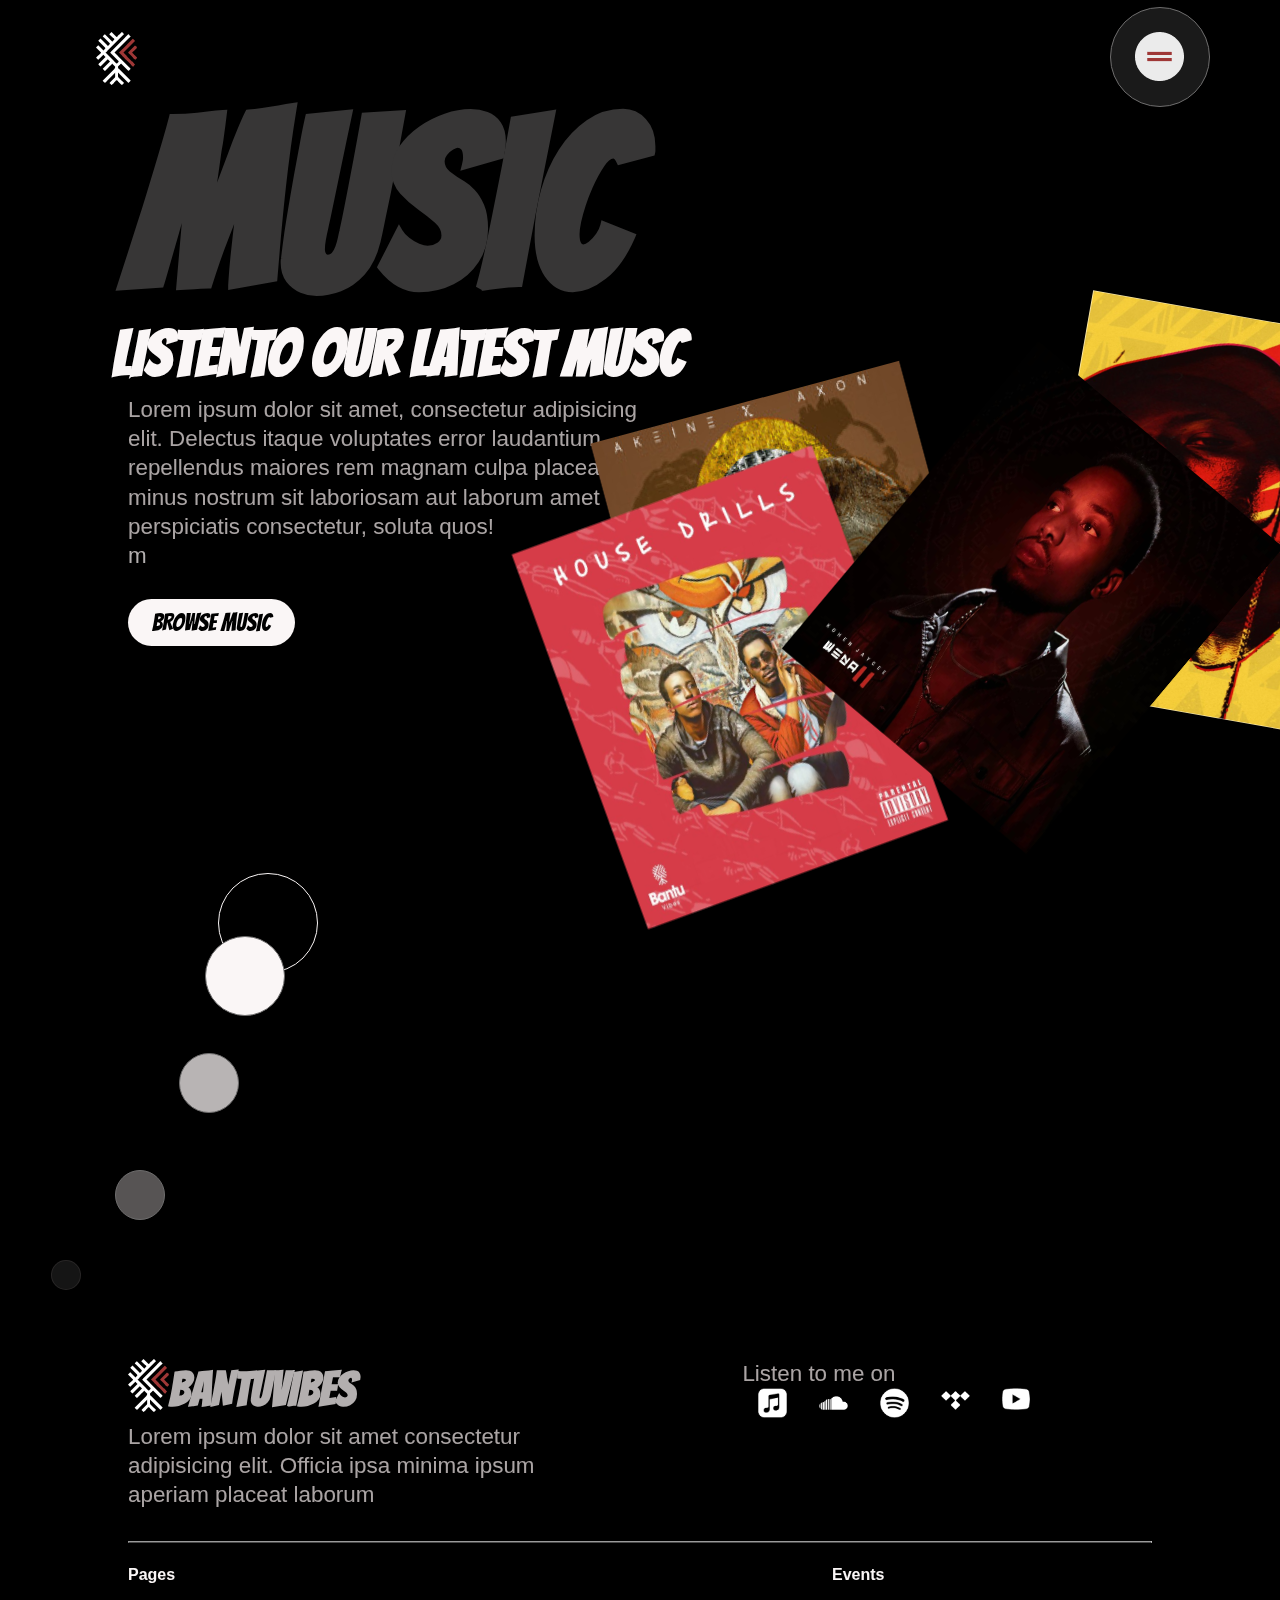
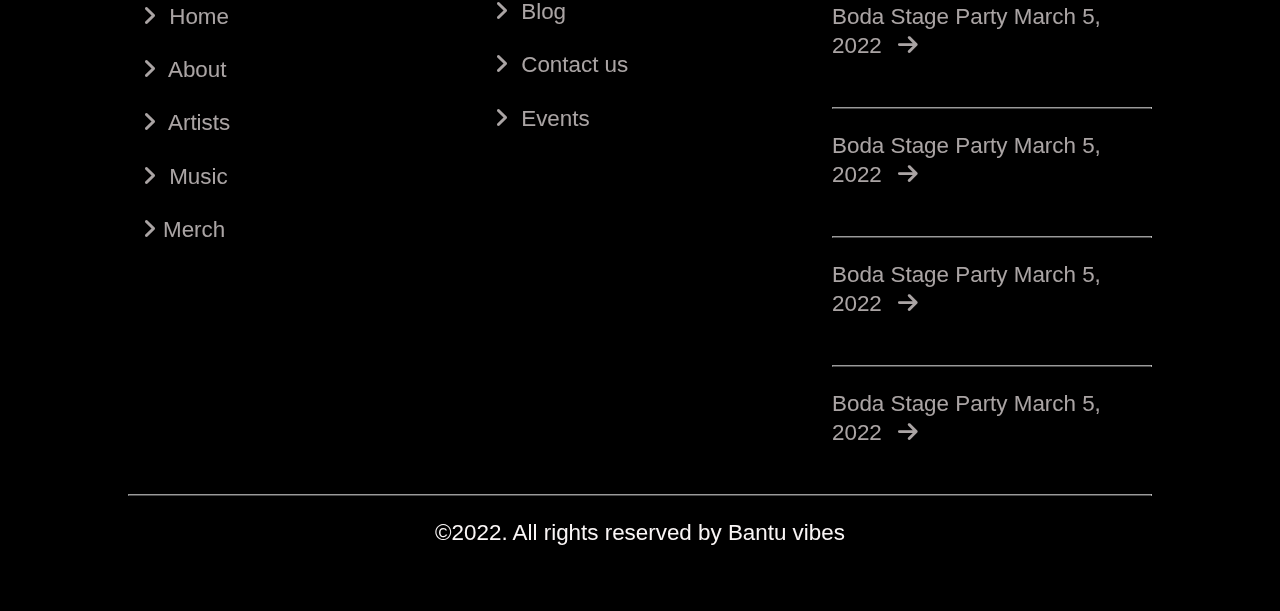
<file: music.html>
<!DOCTYPE html>
<html lang="en">

<head>
    <meta charset="UTF-8">
    <meta http-equiv="X-UA-Compatible" content="IE=edge">
    <meta name="viewport" content="width=device-width, initial-scale=1.0">
    <title>
        Music - Bantu vibes</title>
    <link rel="stylesheet" href="https://cdnjs.cloudflare.com/ajax/libs/font-awesome/6.0.0/css/all.min.css"
        integrity="sha512-9usAa10IRO0HhonpyAIVpjrylPvoDwiPUiKdWk5t3PyolY1cOd4DSE0Ga+ri4AuTroPR5aQvXU9xC6qOPnzFeg=="
        crossorigin="anonymous" referrerpolicy="no-referrer" />
    <link rel="stylesheet" href="Nav.css">
    <link rel="stylesheet" href="index.css">
</head>

<body>
    <nav class="navbar">
        <div class="logo">
            <a href="home.html">
                <img src="assets/Group 1.png" alt="" />
            </a>
        </div>
        <div class="nav-links">
            <div class="main_sec">
                <div>
                    <div class="flyer">
                        <h1>MENU</h1>
                    </div>
                    <div class="big_circle">
                        <div class="circle"></div>
                    </div>
                    <ul class="nav-menu">
                        <li class="active">
                            <a href="index.html">Home</a>
                        </li>
                        <li>
                            <a href="about.html">About Us</a>
                        </li>
                        <li>
                            <a href="merch.html">Albums</a>
                        </li>
                        <li>
                            <a href="events.html">Events</a>
                        </li>
                        <li>
                            <a href="track.html">Track</a>
                        </li>
                    </ul>
                </div>
                <div class="photo_nav">
                    <ul>
                        <li class="order1"><img src="assets/My project-5 2.png" alt=""></li>
                        <li class="order2"><img src="assets/My project-2.png" alt=""></li>
                        <li class="order3"><img src="assets/My project-3.png" alt=""></li>
                        <li class="order4"><img src="assets/My project-4.png" alt=""></li>
                    </ul>
                </div>
            </div>
            <div class="footer_nav">
                <div class="flex-items">
                    <div class="logo">
                        <a href="home.html">
                            <img src="assets/Group 1.png" alt="" /></a>
                    </div>
                    <div class="local">
                        <h3>Bantu Vibes Creative Co.</h3>
                        <div class="flex_items">
                            <div class="location">
                                <i class="fa fa-location-dot"></i>
                            </div>
                            <p style="padding-left: .7rem;">Kampala, Uganda
                            </p>
                        </div>
                    </div>
                </div>
                <div>
                    <div class="center_nav">
                        <p>Follow us on</p>
                        <ul> <a href="music.html">
                                <i class="fab fa-twitter"></i>
                            </a>
                            <a href="music.html">
                                <i class="fab fa-instagram"></i>
                            </a>
                            <a href="music.html">
                                <i class="fab fa-youtube"></i>
                            </a>
                        </ul>
                    </div>
                </div>
                <div class="end_nav">
                    <p>Listen to me on</p>
                    <ul>
                        <a href="music.html">
                            <i class="fa-solid fa-music"></i> </a>
                        <a href="music.html">
                            <i class="fa-brands fa-spotify"></i> </a>
                        <a href="music.html">
                            <i class="fa fa-cloud"></i> </a>
                        <a href="music.html">
                            <img src="assets/Vector (8).png">
                        </a>
                    </ul>
                </div>
            </div>
        </div>
        <i class='bx bx-grid-alt menu-hamburger'>
            <a class="btn menu-btn" id="menu-btn">
                <i class="fas fabars"><img src="assets/drag_handle (1).png" alt="" /></i>
            </a>
        </i>
   
<div class="big_circle_event">

</div>    </nav>
    <div class="music">
        <div class="wrap1">
            <div class="flyers">
                <h1>MUSIC</h1>
            </div>
            <div class="bantu-vibe">
                <h1>LISTENTO OUR LATEST MUSC</h1>
            </div>
            <div class="flex-items">
                <div class="order1">
                    <section>
                        <p>Lorem ipsum dolor sit amet, consectetur
                            adipisicing
                            elit. Delectus itaque voluptates error
                            laudantium
                            repellendus maiores rem magnam culpa placeat
                            minus
                            nostrum sit laboriosam aut laborum amet
                            perspiciatis
                            consectetur, soluta quos!
                        </p>m
                    </section>
                    <br>
                    <div class="button_1">
                        <a href="merch.html">BROWSE MUSIC</a>
                    </div>
                </div>
                <div class="order">
                    <div class="order_4"><img src="assets/artworks-VmrlPPn1w1a3-0-t240x240.png" alt=""></div>
                    <div class="order_3"><img src="assets/house-drills.png" alt=""></div>
                    <div class="order_2"><img src="assets/Frame 105.png" alt=""></div>
                    <div class="order_1"><img src="assets/kohen-1.png" alt=""></div>
                </div>
            </div>

            <div class="small_circle_m1">
            </div>
            <div class="small_circle_m2">
            </div>
            <div class="small_circle_m3">
            </div>
            <div class="small_circle_m4">
            </div>
            <div class="small_circle_m5">
            </div>
        </div>
    </div>
    <!-- Header -->
    <div class="footer">
        <div class="flex_items">
            <div class="left">
                <div class="flex_footer">
                    <div class="flex_logo">
                        <div class="logo">
                            <a href="home.html">
                                <img src="assets/Group 1.png" alt="" /></a>
                        </div>
                        <div class="bantu-vibe_about">
                            <h1>
                                BANTUVIBES
                            </h1>
                        </div>
                    </div>
                </div>
                <p>Lorem ipsum dolor sit amet consectetur adipisicing elit.
                    Officia
                    ipsa minima ipsum aperiam placeat
                    laborum
                </p>
            </div>
            <div class="footer_right">
                <p>Listen to me on</p>
                <ul class="link">
                    <a href="/">
                        <li><img src="assets/Vector (3).png" alt="" /></li>
                    </a>
                    <a href="/">
                        <li><img src="assets/Vector (4).png" alt="" /></li>
                    </a>
                    <a href="/">
                        <li><img src="assets/Vector (2).png" alt="" /></li>
                    </a>
                    <a href="/">
                        <li><img src="assets/Vector (8).png" alt="" /></li>
                    </a>
                    <a href="/">
                        <li><img src="assets/Vector (9).png" alt="" /></li>
                    </a>
                </ul>
            </div>
        </div>
        <hr>
        <div class="box-container">
            <div class="box">
                <h3>Pages</h3>
                <a href="index.html">
                    <i class="fas fa-angle-right"></i>
                    Home</a>
                <a href="about.html">
                    <i class="fas fa-angle-right"></i>
                    About</a>
                <a href="track.html">
                    <i class="fas fa-angle-right"></i>
                    Artists</a>
                <a href="music.html">
                    <i class="fas fa-angle-right"></i>
                    Music</a>
                <a href="merch.html">
                    <i class="fas fa-angle-right"></i>Merch</a>
            </div>

            <div class="box second">
                <!-- <h3>Extra links</h3> -->
                <a href="blog.html">
                    <i class="fas fa-angle-right"></i>
                    Blog</a>
                <a href="contact.html">
                    <i class="fas fa-angle-right"></i>
                    Contact us</a>
                <a href="events.html">
                    <i class="fas fa-angle-right"></i>
                    Events</a>
            </div>

            <div class="box events">
                <h3>Events</h3>
                <a href="events.html">
                    Boda Stage Party March 5, 2022<i class="fas
                            fa-arrow-right"></i>
                </a>
                <hr><a href="events.html">
                    Boda Stage Party March 5, 2022<i class="fas
                            fa-arrow-right"></i>
                </a>
                <hr><a href="events.html">
                    Boda Stage Party March 5, 2022<i class="fas
                            fa-arrow-right"></i>
                </a>
                <hr><a href="events.html">
                    Boda Stage Party March 5, 2022<i class="fas
                            fa-arrow-right"></i>
                </a>
            </div>
        </div>
        <hr>
        <div class="credit">
            &copy;2022. All rights reserved by
            <span>Bantu vibes</span>
        </div>
    </div>
    <script src="Nav.js"></script>
</body>

</html>
</file>
<file: Nav.css>
@import url("https://fonts.googleapis.com/css2?family=Bangers&display=swap");

* {
  text-decoration: none;
  list-style: none;
}

.navbar {
  padding: 2rem 6rem;
  position: fixed;
  width: 100%;
  top: 0;
  z-index: 1000;
  display: flex;
  justify-content: space-between;
}

.navbar .logo {
  z-index: 1000;
  font-size: 2em;
  font-weight: bold;
}

.big_circle {
  height: 150px;
  display: flex;
  align-items: center;
  justify-content: center;
  width: 150px;
  border-radius: 50%;
  position: absolute;
  /* top: 4rem; */
  top: clamp(6rem, 50vw, 2rem);
  left: clamp(12rem, 10vw, 1rem);
  border: 1px solid rgb(110, 109, 109);
  z-index: 5;
  margin-left: 1rem;
  background-color: rgba(61, 61, 61, 0.425);
}

.big_circle_event {
  height: 100px;
  display: flex;
  align-items: center;
  justify-content: center;
  width: 100px;
  border-radius: 50%;
  position: absolute;
  top: 0.3em;
  right: 4.4rem;
  border: 1px solid rgb(110, 109, 109);
  background-color: rgba(61, 61, 61, 0.425);
}
.small_circle1 {
  height: 160px;
  display: flex;
  align-items: center;
  justify-content: center;
  width: 160px;
  border-radius: 50%;
  position: absolute;
  right: 4.4rem;
  top: 30%;
  left: 60%;
  border: 1px solid rgb(110, 109, 109);
  background-color: rgba(61, 61, 61, 0.425);
}
.small_circle1 .small_circle {
  background-color: rgb(110, 109, 109);
  height: 75px;
  width: 75px;
  border-radius: 50%;
}
.small_circle2 {
  height: 100px;
  display: flex;
  align-items: center;
  justify-content: center;
  width: 100px;
  border-radius: 50%;
  position: absolute;
  right: 4.4rem;
  top: 12%;
  left: 80%;
  border: 1px solid rgb(110, 109, 109);
  background-color: rgba(61, 61, 61, 0.425);
}
.small_circle2 .small_circle {
  background-color: rgb(110, 109, 109);
  height: 50px;
  width: 50px;
  border-radius: 50%;
}
.small_circle3 {
  height: 50px;
  display: flex;
  align-items: center;
  justify-content: center;
  width: 50px;
  border-radius: 50%;
  position: absolute;
  right: 4.4rem;
  top: 20%;
  left: 85%;
  border: 1px solid rgb(110, 109, 109);
  background-color: rgba(61, 61, 61, 0.425);
}
.small_circle3 .small_circle {
  background-color: rgb(110, 109, 109);
  height: 25px;
  width: 25px;
  border-radius: 50%;
}
.small_circle_m1 {
  height: 100px;
  width: 100px;
  border-radius: 50%;
  position: absolute;
  top: 97%;
  left: 17%;
  border: 1px solid var(--white);
}
.small_circle_m2 {
  height: 80px;
  width: 80px;
  border-radius: 50%;
  position: absolute;
  top: 104%;
  left: 16%;
  border: 1px solid rgb(110, 109, 109);
  background-color: var(--white);
}
.small_circle_m3 {
  height: 60px;
  width: 60px;
  border-radius: 50%;
  position: absolute;
  top: 117%;
  left: 14%;
  border: 1px solid rgb(110, 109, 109);
  background-color: rgb(184, 180, 180);
}
.small_circle_m4 {
  height: 50px;
  width: 50px;
  border-radius: 50%;
  position: absolute;
  top: 130%;
  left: 9%;
  border: 1px solid rgb(110, 109, 109);
  background-color: rgba(238, 231, 231, 0.363);
}
.small_circle_m5 {
  height: 30px;
  width: 30px;
  border-radius: 50%;
  position: absolute;
  top: 140%;
  left: 4%;
  border: 1px solid rgba(138, 127, 127, 0.164);
  background-color: rgba(61, 61, 61, 0.336);
}

.circle {
  background-color: rgb(110, 109, 109);
  height: 75px;
  width: 75px;
  border-radius: 50%;
}

.navbar .nav-links ul {
  display: flex;
}

.navbar .nav-links ul li.active a {
  color: #ed3c57;
  font-weight: 600;
}

.nav-links .main_sec a {
  font-size: clamp(2rem, 20vw, 4rem);
  font-family: "Bangers", cursive;
  color: white;
}

.navbar a {
  color: white;
}

.navbar .menu-hamburger {
  display: block;
  font-size: 2rem;
  cursor: pointer;
}

.nav-menu {width: 100%;
  margin-top:-6rem;
    display: flex;
  flex-direction: column;
}

.photo_nav {
  overflow: hidden;
  width: 100%;
}

.flyer h1 {
  z-index: 1000;
  margin-top: 5rem;
  color: rgb(61, 61, 61);
  font-size: clamp(1rem, 30vw, 7rem);
  font-family: "Bangers", cursive;
}

.photo_nav ul li::before {
  content: "";
  background-image: linear-gradient(
    to top,
    rgba(0, 0, 0, 999),
    rgba(14, 13, 13, 0)
  );
  position: absolute;
  height: 100px;
  right: 0;
  bottom: 7rem;
  left: 0;
}

.photo_nav ul::after {
  content: "";
  display: block;
  height: 9999px;
}

.photo_nav ul {
  margin: 5rem;
  height: 100%;
  padding: 2rem;
  display: flex;
  overflow: hidden;
  width: 100%;
}

.photo_nav ul li img {
  aspect-ratio: 3/4;
}
.music .flex-items {
  padding: 0 8rem;
}
.order1 {
  display: block;
  width: 50%;
}
.order {
  position: relative;
  width: 50%;
  height: 100vh;
  display: flex;
}
.order_4 {
  transform: rotate(-15deg);
  position: absolute;
  aspect-ratio: 3/4;
  z-index: 1;
}
.order_3 {
  z-index: 2;
  height: 90%;
  margin-top: 5rem;
  position: relative;
  transform: rotate(-20deg);
}
.order_1 img,
.order_2 img,
.order_3 img,
.order_4 img {
  height: clamp(20rem, 50vw, 25rem);
  aspect-ratio: 3/4;
  width: clamp(10rem, 50vw, 20rem);
}
.order_2 img {
  z-index: 3;
  margin-left: 6rem;
  margin-top: -5rem;
  transform: rotate(10deg);
  position: absolute;
  aspect-ratio: 3/4;
}
.order_1 {
  transform: rotate(40deg);
  z-index: 4;
  position: absolute;
  margin-left: 14rem;
  aspect-ratio: 3/4;
}
li.order1 img {
  height: 100%;
  position: relative;
  margin-top: 5rem;
  margin-left: 10rem;
  /* background-color: rgb(0, 255, 149); */
}

li.order2 img {
  height: 60%;
  margin-left: -10rem;
  position: relative;
  margin-top: 6rem;
  /* background-color: rgb(79, 194, 12); */
}

li.order3 img {
  margin-top: 2rem;
  margin-left: -11rem;
  height: 70%;
}

li.order4 img {
  margin-top: 9rem;
  height: 70%;
  margin-left: -10rem;
  /* background-color: rgb(0, 4, 255); */
}

.navbar .menu-hamburger {
  display: block;
  z-index: 1000;
}

.nav-links .main_sec {
  display: flex;
  padding: 0 0 0 6rem;
  height: 80vh;
}

.footer_nav {
  position: relative;
  padding: 0 3rem;
  margin: 4rem 0 0 0;
  display: grid;
  grid-template-columns: repeat(auto-fit, minmax(20rem, 1fr));
  font-size: 0.9rem;
}

.flex_items,
.flex-items {
  display: flex;
}

.local {
  margin: 0 1rem;
}

h3 {
  font-size: 1rem;
  padding-bottom: 1rem;
}

.end_nav ul {
  width: 100%;
  display: flex;
  justify-content: space-between;
  font-size: 1.5rem;
  width: 40%;
}

.center_nav ul {
  color: white;
  display: flex;
  justify-content: space-between;
  font-size: 1.5rem;
  width: 20%;
}

.end_nav p,
.center_nav p {
  padding-bottom: 0.7rem;
}

.nav-links {
  top: 0;
  left: -200%;
  position: absolute;
  background-color: rgb(0, 0, 0);
  /* backdrop-filter: blur(8px); */
  width: 100%;
  height: 100%;
  margin: 0;
  transition: left 0.5s ease;
}

.nav-links.mobile-menu {
  left: 0;
  width: 100%;
  padding: 0;
  height: 100vh;
}

.navbar .nav-links ul  {
  font-size: 1.2em;
}
.navbar .nav-links .footer_nav ul img {
  width: 1.8rem;
}
@media screen and (max-width: 736px) {
 .big_circle{
  display: none;
 }
.navbar {
  padding: 2rem 1rem;
}
 .nav-links .main_sec {
    padding: 0 0 0 2rem;
    height: 60vh;
  }

  .photo_nav {
    display: none;
  }
  .small_circle_m1 {
    display: none;
  }

  .small_circle2, .small_circle1{
    right: 0;
    top: 10%;
    left: 40%;
    display: none;
  }
  .small_circle3 {
    display: none;
    right: 0;
    top: 20%;
    left: 70%;
  }
  .music .flex-items {
    padding: 1rem;
    display: block;
  }
  .footer_nav {
    display: none;
  }
  .order1 {
    display: block;
    width: 100%;
    position: relative;
    width: 100%;
    height: 100%;
    margin-bottom: 6rem;
  }
  .order_4 {
    margin-top: 5rem;
    transform: rotate(15deg);
  }
  .order_3 {
    height: 90%;
    margin-top: 6rem;
    position: relative;
    transform: rotate(-20deg);
  }
  .order_1 img,
  .order_2 img,
  .order_3 img,
  .order_4 img {
    height: clamp(10rem, 50vw, 25rem);
    aspect-ratio: 3/4;
    width: clamp(1rem, 50vw, 10rem);
  }
  .order_2 {
    z-index: 3;
    margin-left: 6rem;
    margin-top: 5rem;
    transform: rotate(10deg);
    position: absolute;
    aspect-ratio: 3/4;
  }
  .order_1 {
    margin-top: 10rem;
    position: absolute;
    margin-left: 10em;
    aspect-ratio: 3/4;
  }
}
</file>
<file: index.css>
@import url("https://fonts.googleapis.com/css?family=Source+Sans+Pro:300,300italic,600,600italic");
@import url("https://fonts.googleapis.com/css2?family=Bangers&display=swap");

:root {
  --white: rgb(250, 246, 246);
  --light-black: rgb(179, 175, 175);
  --light-white: rgba(235, 227, 227, 0.723);
  --dark-bg: rgba(242, 240, 240, 0.599);
  --bg: black;
  --cardColor:rgb(55, 54, 54);
  --border:solid 1px rgba(241, 241, 241, 0.3);
  --circleEvent:rgba(61, 61, 61, 0.425);
  --Bangers:"Bangers", cursive;
  --aspect:3/4;
  --Gold:gold;
}

* {
  font-family: "Poppins", sans-serif;
  margin: 0;
  padding: 0;
  box-sizing: border-box;
  text-decoration: none;
}

hr {
  border-bottom: var(--border);
  margin: 1em 0;
}
p {
  color: var(--light-white);
}
body {
  background-color: var(--bg);
  color: var(--light-black);
  font-size: 1.4rem;
  font-weight: 500;
  line-height: 1.3;
}

.bantu-vibe h1 {
  font-size: clamp(1rem, 10vw, 4rem);
  font-family: var(--Bangers);
  color: var(--white);
  padding-left: 7rem;
}

/* Home designs with the cool bantu vibes */
.home {
  color: var(--white);
  display: grid;
  grid-template-columns: repeat(2, 1fr);
}

.home-body {
  height: 100vh;
  background-image: url(assets/Frame\ 7.jpg);
  background-position: center;
  background-repeat: no-repeat;
  background-size: cover;
  overflow: hidden;
}

.home .right {
  font-weight: 500;
  width: 70%;
  margin: 0 10rem 0 0;
  flex-direction: column;
  display: flex;
  justify-content: center;
  align-items: center;
}
.right ul {
  display: flex;
  justify-content: space-between;
  width: 80%;
  align-items: center;
  color: var(--dark-bg);
}
.image {
  aspect-ratio: var(--aspect);
  padding: 10rem 0 0 18rem;
  height: 100vh;
  align-items: baseline;
}

.home .image img {
  object-fit: contain;
  -o-object-fit: contain;
  height: 100%;
}

.space {
  margin: 1rem;
}

.cx {
  width: 100%;
}

.home h1 {
  font-size: clamp(6rem, 16vw, 12rem);
  font-family: var(--Bangers);
}
.blog {
  padding: clamp(3rem, 10vw, 4rem);
}
.blog a {
  color: rgb(172, 61, 21);
}

.link {
  display: flex;
  max-width: 100%;
}

.link li {
  font-weight: bolder;
  list-style: none;
}
.link li img {
  width: 1.8rem;
}
.link a {
  margin: 0 1rem;
}

.content {
  margin: 0 0 1rem 0;
}

.flyers,
.flyer2 {
  position: sticky;
  top: 3rem;
  z-index: -1;
  font-family: var(--Bangers);
  width: 80%;
  padding-left: 8rem;
}

.flyers h1 {
  color: var(--cardColor);
  font-size: clamp(4rem, 60vw, 15rem);
  font-family: var(--Bangers);
}
.flyer2 h1 {
  color: var(--cardColor);
  font-size: clamp(3rem, 30vw, 10rem);
  font-family: var(--Bangers);
}

.youtube_container {
  height: 90vh;
  display: flex;
  justify-content: center;
  align-items: center;
  width: 100%;
  margin: 2rem 0;
}

/* --------------------about-------------------- */
.wrap {
  width: 100%;
  position: relative;
  padding: 8rem 0;
}
.wrap h2{
  font-size: 2rem;
  padding-bottom: .6rem;
}
.about {
  padding: 0 8rem;
  overflow: hidden;
  margin: -5rem 0 0 0;
}

.bantu-vibe_about h1 {
  font-size: clamp(2rem, 6vw, 3rem);
  font-family: var(--Bangers);
}

.bantu-vibe_about h1 span {
  font-size: clamp(1rem, 6vw, 3rem);
  font-family: var(--Bangers);
  color: var(--cardColor);
}

.about .flex-items .right {
  width: 50%;
}

.about .flex-items {
  display: flex;
  justify-content: space-between;
  margin-top: 4rem;
}

.about .flex-items .left {
  width: 50%;
  padding: 0 8rem 0 0;
}

.about .flex-items p {
  font-size: 1.2rem;
  line-height: 1.4;
  padding: 1rem 0 0 0;
}

.frame {
  width: 100%;
  overflow: hidden;
  margin: 2.5rem 0 0 0;
  margin-top: 2rem;
  aspect-ratio: var(--aspect);
}

.frame_album {
  width: 100%;
  height: 100%;
  padding: 2rem 0 0 6rem;
}

.frame_album img {
  width: 100%;
  height: 100%;
}

.about .frame_about {
  overflow: hidden;
  width: 100%;
  margin-top: 1rem;
  aspect-ratio: var(--aspect);
}

.frame img,
.frame_about img,
.frame_about1 img {
  width: 100%;
  height: 100%;
  margin-top: 2rem;
  object-fit: fill;
  max-width: 100%;
}

/* --------------------music-------------------- */
.work {
  padding: 8rem;
  height: 100%;
  overflow: hidden;
}

.work .work_reverse {
  display: flex;
  justify-content: space-between;
}

.work p {
  line-height: 1.4;
  padding: 1rem 0 0 0;
}

.work_reverse .right {
  width: 50%;
  margin: 0 0 0 3rem;
}

.work .left .frame_work {
  aspect-ratio: var(--aspect);
  margin-bottom: -2rem;
  height: 100%;
  width: 100%;
  overflow: hidden;
  background-color: var(--Gold);
}
.contact {
  display: flex;
  padding: 0 8rem;
  height: 100vh;
}
form {
  width: 60%;
}
form input {
  border: none;
  background-color: var(--dark-bg);
  border-radius: 0.7rem;
  width: 100%;
  padding: 0.5rem;
  margin: 1rem 0 0.2rem 0;
  color: var(--light-black);
}
form textarea {
  border: none;
  border-radius: 0.7rem;
  width: 100%;
  padding: 0.5rem;
  margin: 2rem 0 0.2rem 0;
  color: var(--light-black);
}
form .link-btn {
  display: inline-block;
  width: 50%;
  text-align: center;
  align-self: center;
  cursor: pointer;
}
.work .left .frame_work img {
  width: 100%;
  height: 103%;
}
/* albums */
.album {
  padding: 0 6rem;
}

.projects,
.songs,
.Ideas {
  height: 100vh;
  overflow: hidden;
  padding: 0 8rem;
}
.projects .flex-items li {
  max-width: 100%;
  width: 33%;
 
}

.projects .flex-items li img {
  margin: 0 1rem;
  width: 100%;
}
.Ideas {
  width: 100%;
  margin-top: -10rem;
}

.Ideas .flex {
  display: flex;
  justify-content: flex-start;
  align-items: center;
  margin-left: 30%;
}
.Ideas .flex a {
  color: var(--white);
  margin: 0 0.2rem;
}
.let {
  margin-right: 2rem;
}

.Ideas .flex-items {
  display: flex;
  justify-content: center;
  align-items: center;
}

.projects .flex-items {
  display: flex;
  width: 100%;
}

li.up {
  padding: 0;
  height: 50%;
}
li.up img {
  padding: 0;
  height: 50%;
}

/* ------------------.Ideas------------------ */

.Ideas img {
  width: 12.5rem;
}

table {
  text-align: center;
  width: 100%;
  border-collapse: collapse;
}

tr:nth-of-type(odd) {
  color: var(--white);
}

th {
  text-align: center;
  background: #333;

  font-weight: bold;
}

td,
th {
  text-align: center;
  justify-content: center;
  width: 20%;
  text-align: left;
  border-bottom: var(--border);
}

/* ------------------about page------------------ */
.about_items {
  display: grid;
  grid-template-columns: repeat(auto-fit, minmax(12.5rem, 1fr));
  padding: 0 6rem;
}

.abouts .bantu-vibe_about {
  padding: 0 0 0 8rem;
}

.about_items .about_frame img {
  width: 100%;
}

.about_items .about_frame {
  height: 100vh;
  overflow: hidden;
  margin-right: 2rem;
}

/*----------------- merch page----------------- */
.merch {
  display: grid;
  grid-template-columns: repeat(2, 1fr);
}

.merch_items {
  padding: 3rem 6rem 0 3rem;
}

.merch .merch_frame img {
  width: 100%;
  height: 100%;
  margin: 2rem;
  object-fit: fill;
  -o-object-fit: fill;
}

.merch_listen img {
  width: 100%;
}

.browse {
  padding: 2rem 0;
  display: grid;
  grid-template-columns: repeat(auto-fit, minmax(12.5rem, 1fr));
}

.button {
  background-color: var(--light-white);
  text-align: center;
  justify-content: center;
display: flex;
justify-content: center;
}

.button a {
  font-size: clamp(1rem, 2vw, 1.5rem);
  font-family: var(--Bangers);
  color: var(--bg);
}
.button_1 {
  background-color: var(--white);
  text-align: center;
  display: inline-block;
  padding: 0.5rem 1.5rem;
  border-radius: 2rem;
  justify-content: center;
  text-align: center;
}

.button_1 a {
  font-size: clamp(1rem, 2vw, 1.5rem);
  font-family: var(--Bangers);
  color: var(--bg);
}

/*------------------ events------------------ */
.main {
  position: relative;
  left: 0;
  width: 100vw;
  height: 100vw;
  /*    */
  transform-origin: top left;
  transform: rotate(-90deg) translateX(-100vh);
  overflow-x: hidden;
  overflow-y: scroll;
}
.main1 {
  position: relative;
  display: none;
}

.wrap_up {
  margin-top: -90vh;
}

.main .event_items {
  font-size: 1.2rem;
  width: 30vw;
  height: 100%;
  margin: 2rem;
  background-color: var(--cardColor);
  overflow-y: hidden;
  display: flex;
  flex-direction: column;
  -webkit-backface-visibility: hidden;
  backface-visibility: hidden;
}

.Events {
  padding: 0 0 4rem;
  z-index: 1000;
  width: 50%;
}
.place{
  font-size: .9rem;
}
.event_items_top {
  margin-top: -8rem;
  padding: 0 6rem;
  overflow: hidden;
}

.event-vibe_about h1 {
  font-size: clamp(1rem, 5vw, 2rem);
  font-family: var(--Bangers);
}

.event_items_top p {
  margin-top: 2rem;
}

.main .event_container {
  display: flex;
  flex-direction: row;
  width: fit-content;
  height: fit-content;
  transform-origin: top left;
  transform: rotate(90deg) translateY(-100vh);
}
.main1 .event_container {
  display: flex;
  flex-direction: column;
}

.track_box {
  padding: 0 6rem;
  display: grid;
  grid-template-columns: repeat(2, 1fr);
}

.track_box_items {
  padding: 0 0 0 0rem;
  padding: 3rem;
}

.track .event_frame {
  width: 100%;
}

.track_box section {
  overflow: hidden;
  background-color:var(--Gold);
  height: 100%;
}

.track_box .frame_album img {
  height: 110%;
}
.track_content {
  padding: 2rem;
}

.track_content .flex_items {
  display: flex;
  align-items: center;
}

.event_frame img {
  width: 100%;
  object-fit: fill;
  -o-object-fit: fill;
}

.track_container {
  overflow: hidden;
  width: 100%;
  display: grid;
  grid-template-columns: repeat(3, 1fr);
  gap: 2rem;
  padding: 0 6rem;
}

.track_table {
  padding: 0 6rem;
}

.track_frame {
  width: 100%;
  height: 100%;
}

.track_frame img {
  height: 100%;
  width: 100%;
}
/* ----.-------------footer----------------- */
.footer {
  padding: 2rem 8rem;
  height: 100%;
  overflow: hidden;
  margin: 2rem 0;
}

.footer .flex_items {
  display: flex;
  margin: 0 0 2rem 0;
  justify-content: space-between;
}

.footer_right ul {
  display: flex;
}

.footer .flex_items .footer_right {
  width: 40%;
  display: block;
}

.footer .flex_items .left {
  width: 45%;
}

.flex_logo {
  display: flex;
  width: 21.2rem;
}

.footer .box-container {
  display: grid;
  grid-template-columns: repeat(auto-fit, minmax(20rem, 1fr));
  gap: 2rem;
}

.footer .box-container .box h3 {
  color: var(--white);
  padding-bottom: 1rem;
}

.box.second {
  padding-top: 2rem;
}

.footer .box-container .box a {
  color: var(--light-white);
  padding-bottom: 1.5rem;
  display: block;
}

.footer .box-container .box a i {
  color: var(--main-color);
  padding-right: 0.5rem;
  transition: 0.2s linear;
}

.footer .box-container .box a:hover i {
  padding-right: 2rem;
}

.footer .credit {
  text-align: center;
  /* border-top: .1rem solid var(--light-white); */
  color: var(--white);
}

.footer .credit span {
  color: var(--main-color);
}

.vibe .fab {
  font-size: 1.2rem;
  color: var(--white);
}

.footer .box-container .box a i {
  color: var(--main-color);
  padding-right: 0.5rem;
  transition: 0.2s linear;
}

.fa-solid,
.fas {
  font-family: "Font Awesome 6 Free";
  font-weight: 900;
  margin-left: 1rem;
}
@media screen and (max-width: 896px) {
  body{
    font-size: 1.2rem;
  }/* -----------------------.home----------------------- */
  .wrap {
    position: relative;
    padding: 3rem 0;
  }

  .space {
    margin: 1rem;
  }
  .home {
    display: flex;
    flex-direction: column-reverse;
    padding-top: 4rem;
  }
  .cx h1 {
    font-size: clamp(7rem, 20vw, 14rem);
    text-align: center;
  }
  .image {
    height: 30rem;
    padding: 0;
  }
  .image img {
    height: 100%;
    object-fit: contain;
  }
  .big_circle_event {
    top: -0.5em;
    right: -0.3rem;
    background-color: var(--circleEvent);
  }

  .home .flex-items {
    flex-direction: column-reverse;
  }

  .work_reverse {
    display: block;
    width: 100%;
    gap: 0rem;
  }

  .cx p {
    margin-top: 2rem;
  }

  .youtube_container {
    display: flex;
    justify-content: center;
    align-items: center;
    width: 100%;
    margin: 0;
  }
  .flyers,
  .flyer2 {
    width: 100%;
    padding: 1rem;
  }

  .flyers h1,
  .flyer2 h1 {
    font-size: clamp(2rem, 17vw, 8rem);
  }

  /* --------------------------------.about-------------------------------- */
  .about {
    padding: 1rem;
    /* height: 100%; */
  }

  .home li {
    margin: 1rem 1.5rem;
  }

  .home li img {
    width: 1.4rem;
  }
  .about .flex-items {
    display: block;
  }

  .about .flex-items .left {
    width: 100%;
    padding: 0;
  }

  .about .flex-items .right {
    display: flex;
    width: 100%;
  }

  /*-------------------- music-------------------- */
  .work {
    padding: 1rem;
    /* height: 100%; */
  }

  .work_reverse .left .frame_work {
    width: 100%;
    margin: 0;
    height: 100%;
    overflow: hidden;
    aspect-ratio: var(--aspect);
  }

  .work_reverse .left .frame_work img {
    width: 100%;
    margin: 0;
  }
  .Ideas {
    margin-top: 0;
  }

  .Ideas .flex {
    margin-left: 7%;
  }

  .let {
    margin-right: 0;
  }
  .work .work_reverse {
    display: block;
  }

  /* albums */
  .projects,
  .songs {
    padding: 1rem;
    overflow: hidden;
    /* height: 100%; */
  }

  h3 {
    font-size: 1.2rem;
  }

  .work_reverse .right {
    width: 100%;
    margin: 0;
  }

  /* -----------------.songs----------------- */

  .song_table img {
    width: 1rem;
  }

  /* --------------------about page-------------------- */
  .about_items {
    display: grid;
    grid-template-columns: repeat(auto-fit, minmax(90vw, 1fr));
    padding: 0 1rem;
  }

  .about_items .about_frame img {
    width: 100%;
  }

  .about_items .about_frame {
    height: 50vh;
    overflow: hidden;
    margin-right: 0rem;
  }

  /*---------------------- merch page---------------------- */

  .track_frame {
    width: 100%;
    height: 50vh;
  }
  .track_box {
    grid-template-columns: repeat(auto-fit, minmax(12.5rem, 1fr));
    padding: 0 1rem;
  }

  .track_box_items {
    padding: 0rem;
    padding: 1.5rem 0 0 0;
  }
  .merch {
    display: grid;
    grid-template-columns: repeat(1, 1fr);
  }
  .merch_items {
    padding: 1rem;
  }
  .frame_album {
    padding: 1rem 0rem;
  }

  .browse {
    padding: 0 0 2rem 0;
  }

  /*------------------ events------------------ */
  .event_items_top {
    padding: 0 1rem;
  }

  .main {
    display: none;
  }
  .main1 {
    display: block;
  }
  .wrap_up {
    margin-top: 0vh;
  }

  .main1 .event_items {
    width: 100%;
    height: 100%;
    background-color: var(--cardColor);
  }
  .main1 .event_items img {
    width: 100%;
    object-fit: contain;
    height: 100%;
    background-color: var(--cardColor);
  }

  .Events {
    padding: 0;
    z-index: 1000;
    width: 100%;
  }

  .event_items_top {
    margin-top: 0rem;
    padding: 0 1rem;
    overflow: visible;
  }

  .event_container {
    display: grid;
    grid-template-columns: repeat(auto-fit, minmax(12.5rem, 1fr));
    gap: 1rem;
    padding: 0 1rem;
  }

  .event_items_top .vibes {
    width: 100%;
    justify-content: center;
    display: flex;
    align-items: center;
  }

  .event_items_top img {
    width: 70%;
  }
  .wrap h2{
    font-size: 1.4rem;
  }
  .track_container {
    display: grid;
    grid-template-columns: repeat(auto-fit, minmax(12.5rem, 1fr));
    gap: 1rem;
    padding: 0 1rem;
  }

  .track_table {
    padding: 0 1rem;
  }

  .wrap_up {
    margin-top: 0vh;
  }

  .album {
    padding: 0 1rem;
  }
  .bantu-vibe h1 {
    padding: 1rem;
  }
  /*------------------- footer -------------------*/
  .footer .box-container,
  .work_reverse {
    display: grid;
    grid-template-columns: repeat(auto-fit, minmax(8rem, 1fr));
    gap: 1rem;
  }

  .box.events {
    width: 95vw;
  }

  .navbar {
    padding: 1rem;
  }

  .footer {
    padding: 3rem 1rem;
    margin: 0;
  }

  .footer .flex_items {
    display: block;
    margin: 0;
  }

  .footer .flex_items .left {
    width: 100%;
    margin-bottom: 2rem;
  }

  .footer .flex_items .footer_right {
    width: 100%;
    margin-top: 2rem;
    font-size: 1.5rem;
    font-size: 550;
    line-height: 1.65;
  }

  .none {
    display: none;
  }

  .button {
    background-color: var(--light-white);
    padding: .2rem 0.6rem;
    margin: 1rem 0;
    display: inline-block;
  }
  .contact {
    display: block;
    padding: 1rem;
    height: 100%;
  }
  form {
    margin-top: 2rem;
    width: 100%;
  }
}

@media screen and (max-width: 360px) {
  body,
  input,
  select,
  textarea {
    font-size: 11pt;
  }
}
</file>
<file: home.css>
@import url("https://fonts.googleapis.com/css2?family=Bangers&display=swap");

:root {
  --bangerColor: #4b1023;
  --bgBangers1: #fec5e8;
  --bgBangers2: #e185b4;
  --slider1: #e1cca1;
  --slider3: #9bbcdf;
  --slider4: #1f0c08;
  --Bangers: "Bangers", cursive;
}

* {
  margin: 0;
  padding: 0;
  box-sizing: border-box;
  user-select: none;
}

body {
  width: 100%;
  height: 100vh;
  /* overflow-x: hidden; */
}

h1 {
  font-size: 4rem;
  color: var(--bangerColor);
  font-family: var(--Bangers);
}

.slider1 {
  height: 100vh;
  width: 100vw;
  height: 100vh;
  /* background: rgb(254, 197, 232); */
  background: radial-gradient(
    circle,
    var(--bgBangers1) 0%,
    var(--bgBangers2) 100% 100%
  );
}

.blur {
  height: 100vh;
  width: 100%;
  /* position: absolute; */
  top: 0;
  margin-top: -100vh;
  right: 0;
  background-color: RGBA(255, 255, 255, 0.3);
  backdrop-filter: blur(10rem);
}

img {
  height: 100%;
  
}

.section {
  height: 100%;
  overflow: hidden;
  display: flex;
  justify-content: center;
  align-items: center;
}

.slider2 {
  width: 100vw;
  height: 100vh;
    overflow: hidden;
  background-color: var(--slider1);
}


.slider3 {
  overflow: hidden;
  height: 100vh;
  width: 100vw;
  background: radial-gradient(rgb(105, 143, 226), var(--slider3));
/* background-color: var(--slider3); */
}

.slider4 {
  width: 100vw;
  height: 100vh;
   background: radial-gradient(rgb(255, 251, 251), var(--slider4));
}

.slideshow-container {
  position: relative;
  max-width: 1000px;
  display: flex;align-items: center;
}

.mySlides {
  display: none;
   
}

.prev,
.next {
  cursor: pointer;
  position: absolute;
  top: 50%;
  width: auto;
  margin-top: -22px;
  padding: 16px;
  color: #222428;
  font-weight: bold;
  font-size: 30px;
  transition: .6s ease;
  border-radius: 0 3px 3px 0
}

.next {
  right: -60%;
  border-radius: 3px 3px 3px 3px
}

.prev {
  border-radius: 3px 3px 3px 3px
}

.prev:hover,
.next:hover {
  color: #f2f2f2;
  background-color: rgba(0, 0, 0, 0.8)
}


.dot {
  cursor: pointer;
  height: 15px;
  width: 15px;
  margin: 0 2px;
  background-color: #bbb;
  border-radius: 50%;
  display: inline-block;
  transition: background-color .6s ease
}

.slideshow-container .active,
.dot:hover {
  background-color: #717171
}
@media screen and (max-width: 736px) {

.next {
  right: 0%;
}

.section { 
  display: flex;
  flex-direction: column;
  justify-content: end;

}
.slider3 .section,.slider4 .section{
  display: flex;
  flex-direction: column-reverse;
  justify-content: end;
}
img {
  height: 70%;
  
}
}
</file>
